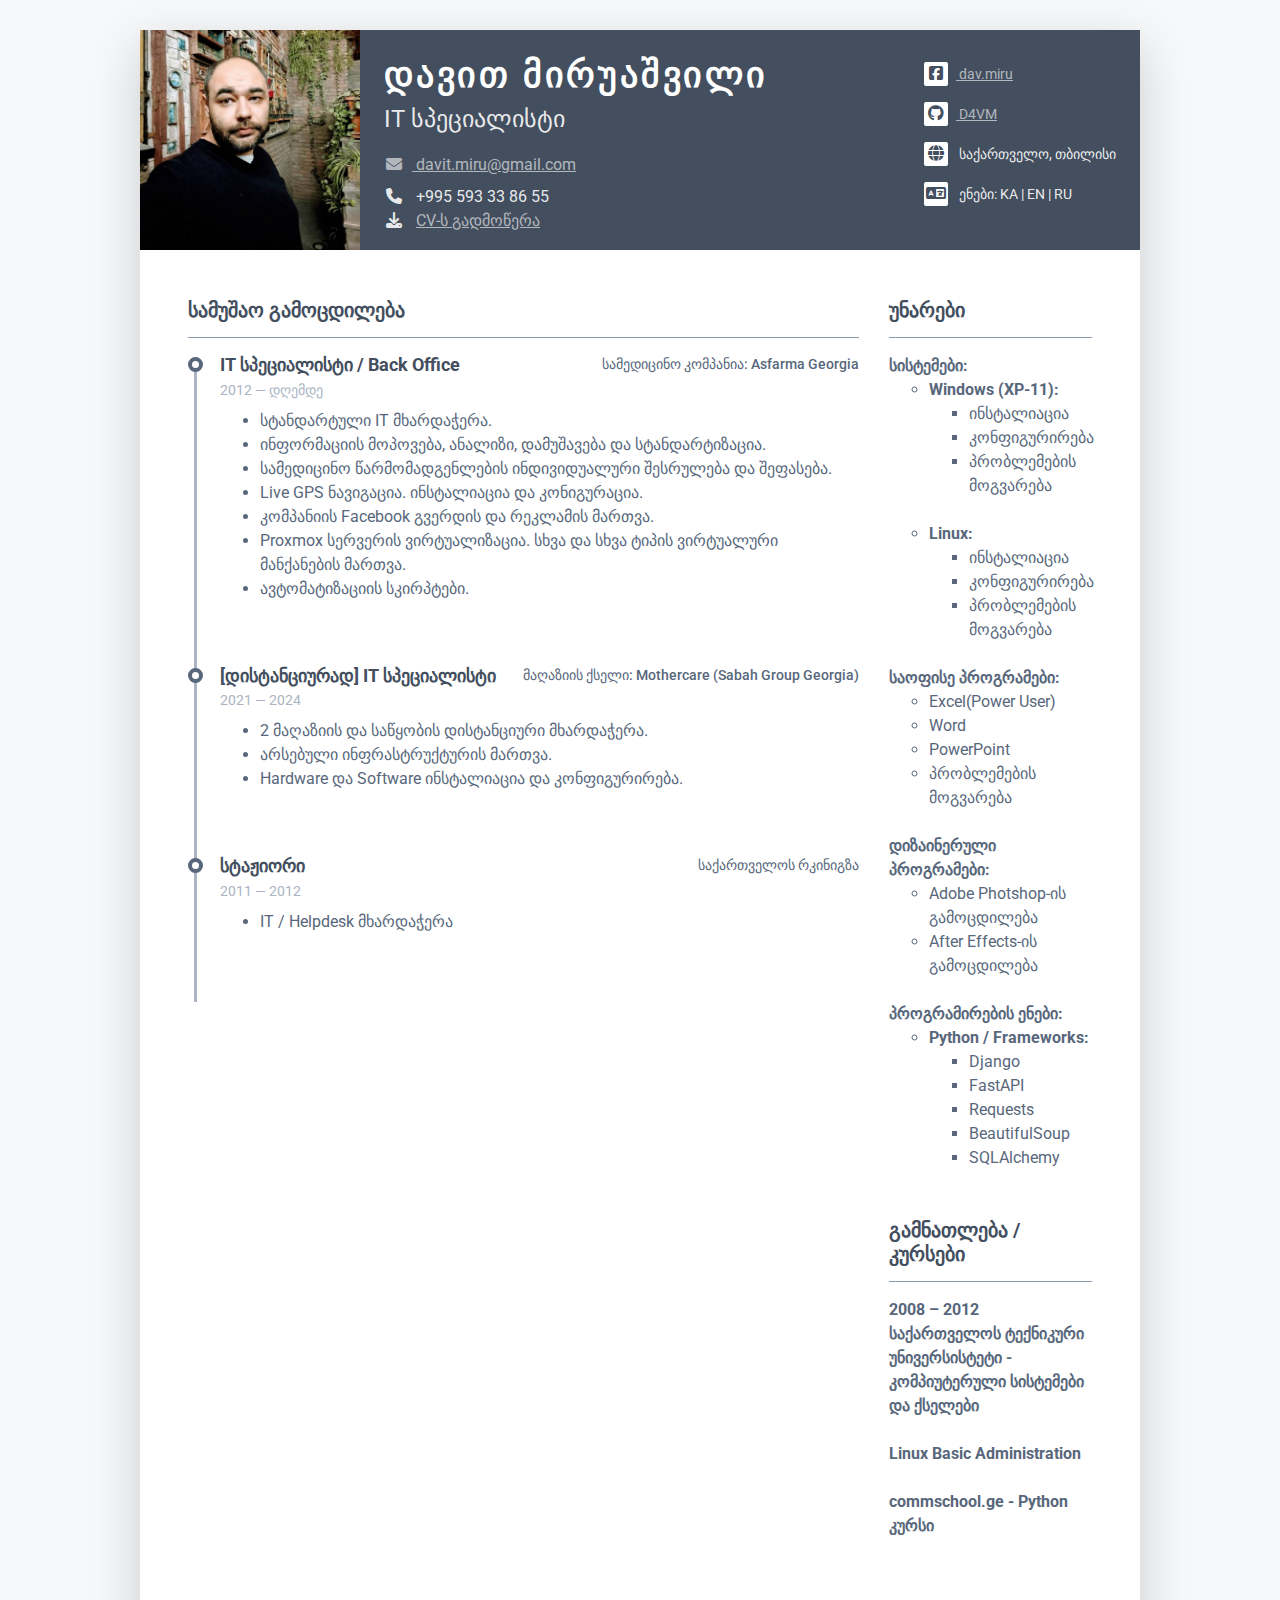
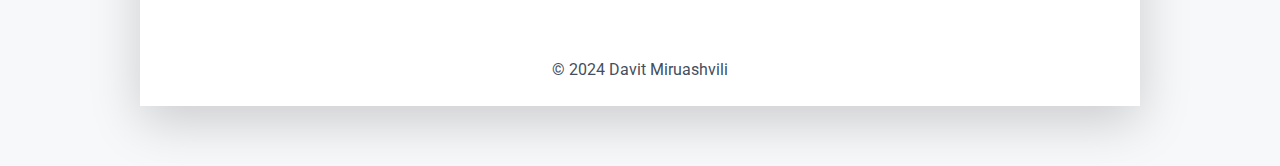
<file: index.html>
<!DOCTYPE html>
<html lang="en">

<head>
    <meta charset="UTF-8">
    <meta name="viewport" content="width=device-width, initial-scale=1.0">
    <title>რეზიუმე: დავით მირუაშვილი</title>
    <link rel="shortcut icon" href="assets/favicon.png">
    <link href="https://fonts.googleapis.com/css?family=Roboto:300,400,500,700,900" rel="stylesheet">
    <link href="https://cdnjs.cloudflare.com/ajax/libs/font-awesome/6.7.2/css/all.min.css" rel="stylesheet">
    <link id="theme-style" rel="stylesheet" href="assets/style.css">
    <style>
        a {
            color: #2287C9;
            text-decoration: underline;
        }

        a:hover {
            color: #339900;
        }

        @media print {
            .page-break {
                page-break-before: always;
            }
        }
    </style>
</head>

<body>
    <article class="resume-wrapper text-center position-relative">
        <div class="resume-wrapper-inner mx-auto text-left bg-white shadow-lg">
            <header class="resume-header pt-4 pt-md-0">
                <div class="media flex-column flex-md-row">
                    <img class="mr-3 img-fluid picture mx-auto" src="assets/me.jpeg" alt="Davit Miruashvili">
                    <div class="media-body p-4 d-flex flex-column flex-md-row mx-auto mx-lg-0">
                        <div class="primary-info">
                            <h1 class="name mt-0 mb-1 text-white text-uppercase">დავით მირუაშვილი</h1>
                            <div class="title mb-3">IT სპეციალისტი</div>
                            <ul class="list-unstyled">
                                <li class="mb-2">
                                    <a href="mailto:davit.miru@gmail.com">
                                        <i class="fa fa-envelope fa-fw mr-2" data-fa-transform="grow-3"></i>
                                        davit.miru@gmail.com
                                    </a>
                                </li>

                                <li>
                                    <a>
                                        <i class="fa fa-phone fa-fw mr-2" data-fa-transform="grow-6"></i>
                                        +995 593 33 86 55
                                    </a>
                                </li>
                                <li>
                                    <a>

                                        <i class="fa fa-download fa-fw mr-2" data-fa-transform="grow-6"></i>
                                        <a href="resume/ge_resume_davit_miruashvili.pdf">CV-ს გადმოწერა</a>
                                    </a>
                                </li>
                            </ul>
                        </div>
                        <div class="secondary-info ml-md-auto mt-2">
                            <ul class="resume-social list-unstyled">
                                <li class="mb-3">
                                    <a href="https://www.facebook.com/dav.miru">
                                        <span class="fa-container text-center mr-2">
                                            <i class="fab fa-facebook-square fa-fw"></i>
                                        </span>
                                        dav.miru
                                    </a>
                                </li>
                                <li class="mb-3">
                                    <a href="https://github.com/D4VM">
                                        <span class="fa-container text-center mr-2">
                                            <i class="fab fa-github fa-fw"></i>
                                        </span>
                                        D4VM
                                    </a>
                                </li>
                                <li class="mb-3">
                                    <a>
                                        <span class="fa-container text-center mr-2">
                                            <i class="fa fa-globe fa-fw"></i>
                                        </span>
                                        საქართველო, თბილისი
                                    </a>
                                </li>
                                <li class="mb-3">
                                    <a>
                                        <span class="fa-container text-center mr-2">
                                            <i class="fa-solid fa-language"></i>
                                        </span>
                                        ენები: KA | EN | RU
                                    </a>
                                </li>

                            </ul>
                        </div>
                    </div>
                </div>
            </header>


            <div class="resume-body p-5">
                <div class="row">
                    <div class="col-lg-9">
                        <section class="resume-section experience-section mb-5">
                            <h2 class="resume-section-title text-uppercase font-weight-bold pb-3 mb-3">სამუშაო
                                გამოცდილება</h2>
                            <div class="resume-section-content">
                                <div class="resume-timeline position-relative">
                                    <article class="resume-timeline-item position-relative pb-5">
                                        <div class="resume-timeline-item-header mb-2">
                                            <div class="d-flex flex-column flex-md-row">
                                                <h3 class="resume-position-title font-weight-bold mb-1">IT სპეციალისტი /
                                                    Back Office</h3>
                                                <div class="resume-company-name ml-auto"> სამედიცინო კომპანია: Asfarma
                                                    Georgia</div>
                                            </div>
                                            <div class="resume-position-time">2012 — დღემდე</div>
                                        </div>
                                        <div class="resume-timeline-item-desc">
                                            <ul>
                                                <li>სტანდარტული IT მხარდაჭერა.</li>
                                                <li>ინფორმაციის მოპოვება, ანალიზი, დამუშავება და სტანდარტიზაცია.</li>

                                                <li>სამედიცინო წარმომადგენლების ინდივიდუალური შესრულება და შეფასება.
                                                </li>
                                                <li>Live GPS ნავიგაცია. ინსტალიაცია და
                                                    კონიგურაცია. </li>
                                                <li>კომპანიის Facebook გვერდის და რეკლამის მართვა.</li>
                                                <li>Proxmox სერვერის ვირტუალიზაცია. სხვა და სხვა ტიპის ვირტუალური
                                                    მანქანების მართვა.</li>
                                                <li>ავტომატიზაციის სკირპტები.</li>
                                            </ul>
                                        </div>
                                    </article>

                                    <article class="resume-timeline-item position-relative pb-5">
                                        <div class="resume-timeline-item-header mb-2">
                                            <div class="d-flex flex-column flex-md-row">
                                                <h3 class="resume-position-title font-weight-bold mb-1">[დისტანციურად]
                                                    IT სპეციალისტი
                                                </h3>
                                                <div class="resume-company-name ml-auto">მაღაზიის ქსელი: Mothercare
                                                    (Sabah Group Georgia)</div>
                                            </div>
                                            <div class="resume-position-time">2021 — 2024</div>
                                        </div>
                                        <div class="resume-timeline-item-desc">
                                            <ul>
                                                <li>2 მაღაზიის და საწყობის დისტანციური მხარდაჭერა.</li>
                                                <li>არსებული ინფრასტრუქტურის მართვა.</li>
                                                <li>Hardware და Software ინსტალიაცია და კონფიგურირება.</li>

                                            </ul>
                                        </div>
                                    </article>

                                    <article class="resume-timeline-item position-relative pb-5">
                                        <div class="resume-timeline-item-header mb-2">
                                            <div class="d-flex flex-column flex-md-row">
                                                <h3 class="resume-position-title font-weight-bold mb-1">სტაჟიორი</h3>
                                                <div class="resume-company-name ml-auto">საქართველოს რკინიგზა</div>
                                            </div>
                                            <div class="resume-position-time">2011 — 2012</div>
                                        </div>
                                        <div class="resume-timeline-item-desc">
                                            <ul>
                                                <li>IT / Helpdesk მხარდაჭერა</li>
                                            </ul>
                                        </div>
                                    </article>
                                </div>
                            </div>
                        </section>
                    </div>

                    <div class="col-lg-3 page-break">
                        <section class="resume-section education-section mb-5">
                            <h2 class="resume-section-title text-uppercase font-weight-bold pb-3 mb-3">უნარები</h2>
                            <div class="resume-section-content">
                                <ul class="list-unstyled">
                                    <li>
                                        <strong>სისტემები:</strong>
                                        <ul>
                                            <li><strong>Windows (XP-11):</strong>
                                                <ul>
                                                    <li>ინსტალიაცია</li>
                                                    <li>კონფიგურირება</li>
                                                    <li>პრობლემების მოგვარება</li>
                                                </ul>
                                            </li><br>
                                            <li><strong>Linux:</strong>
                                                <ul>
                                                    <li>ინსტალიაცია</li>
                                                    <li>კონფიგურირება</li>
                                                    <li>პრობლემების მოგვარება</li>
                                                </ul>
                                            </li><br>
                                        </ul>
                                    </li>
                                    <li>
                                        <strong>საოფისე პროგრამები:</strong>
                                        <ul>
                                            <li>Excel(Power User)</li>
                                            <li>Word</li>
                                            <li>PowerPoint</li>
                                            <li>პრობლემების მოგვარება</li>
                                        </ul>
                                    </li><br>
                                    <li>
                                        <strong>დიზაინერული პროგრამები:</strong>
                                        <ul>
                                            <li>Adobe Photshop-ის გამოცდილება</li>
                                            <li>After Effects-ის გამოცდილება</li>
                                        </ul>
                                    </li><br>
                                    <li>
                                        <strong>პროგრამირების ენები:</strong>
                                        <ul>
                                            <li><strong>Python / Frameworks:</strong>
                                                <ul>
                                                    <li>Django</li>
                                                    <li>FastAPI</li>
                                                    <li>Requests</li>
                                                    <li>BeautifulSoup</li>
                                                    <li>SQLAlchemy</li>
                                                </ul>
                                            </li>
                                        </ul>
                                    </li>
                                </ul>
                            </div>
                        </section>

                        <section class="resume-section reference-section mb-5">
                            <h2 class="resume-section-title text-uppercase font-weight-bold pb-3 mb-3">გამნათლება /
                                კურსები</h2>
                            <div class="resume-section-content">
                                <ul class="list-unstyled">
                                    <li><strong>2008 – 2012 საქართველოს ტექნიკური უნივერსისტეტი - კომპიუტერული სისტემები
                                            და ქსელები</strong></li><br>
                                    <li><strong>Linux Basic Administration</strong></li><br>
                                    <li><strong>commschool.ge - Python კურსი</strong></li>
                                </ul>
                            </div>
                        </section>
                    </div>
                </div>
            </div>
            <footer class="resume-footer text-center py-4">
                <p class="mb-0">© 2024 Davit Miruashvili</p>
            </footer>
        </div>
    </article>
</body>

</html>
</file>
<file: assets/style.css>
:root {
    --blue: #007bff;
    --indigo: #6610f2;
    --purple: #6f42c1;
    --pink: #e83e8c;
    --red: #dc3545;
    --orange: #fd7e14;
    --yellow: #ffc107;
    --green: #28a745;
    --teal: #20c997;
    --cyan: #17a2b8;
    --white: #fff;
    --gray: #6c757d;
    --gray-dark: #343a40;
    --primary: #434E5E;
    --secondary: #58677c;
    --success: #28a745;
    --info: #17a2b8;
    --warning: #ffc107;
    --danger: #dc3545;
    --light: #f8f9fa;
    --dark: #343a40;
    --breakpoint-xs: 0;
    --breakpoint-sm: 576px;
    --breakpoint-md: 768px;
    --breakpoint-lg: 992px;
    --breakpoint-xl: 1200px;
    --font-family-sans-serif: -apple-system, BlinkMacSystemFont, "Segoe UI", Roboto, "Helvetica Neue", Arial, sans-serif, "Apple Color Emoji", "Segoe UI Emoji", "Segoe UI Symbol";
    --font-family-monospace: SFMono-Regular, Menlo, Monaco, Consolas, "Liberation Mono", "Courier New", monospace;
}

*,
*::before,
*::after {
    box-sizing: border-box;
}

html {
    font-family: sans-serif;
    line-height: 1.15;
    -webkit-text-size-adjust: 100%;
    -ms-text-size-adjust: 100%;
    -ms-overflow-style: scrollbar;
    -webkit-tap-highlight-color: rgba(0, 0, 0, 0);
}

@-ms-viewport {
    width: device-width;
}

article,
aside,
figcaption,
figure,
footer,
header,
hgroup,
main,
nav,
section {
    display: block;
}

body {
    margin: 0;
    font-family: -apple-system, BlinkMacSystemFont, "Segoe UI", Roboto, "Helvetica Neue", Arial, sans-serif, "Apple Color Emoji", "Segoe UI Emoji", "Segoe UI Symbol";
    font-size: 1rem;
    font-weight: 400;
    line-height: 1.5;
    color: #212529;
    text-align: left;
    background-color: #fff;
}

[tabindex="-1"]:focus {
    outline: 0 !important;
}

hr {
    box-sizing: content-box;
    height: 0;
    overflow: visible;
}

h1,
h2,
h3,
h4,
h5,
h6 {
    margin-top: 0;
    margin-bottom: 0.5rem;
}

p {
    margin-top: 0;
    margin-bottom: 1rem;
}

abbr[title],
abbr[data-original-title] {
    text-decoration: underline;
    text-decoration: underline dotted;
    cursor: help;
    border-bottom: 0;
}

address {
    margin-bottom: 1rem;
    font-style: normal;
    line-height: inherit;
}

ol,
ul,
dl {
    margin-top: 0;
    margin-bottom: 1rem;
}

ol ol,
ul ul,
ol ul,
ul ol {
    margin-bottom: 0;
}

dt {
    font-weight: 700;
}

dd {
    margin-bottom: .5rem;
    margin-left: 0;
}

blockquote {
    margin: 0 0 1rem;
}

dfn {
    font-style: italic;
}

b,
strong {
    font-weight: bolder;
}

small {
    font-size: 80%;
}

sub,
sup {
    position: relative;
    font-size: 75%;
    line-height: 0;
    vertical-align: baseline;
}

sub {
    bottom: -.25em;
}

sup {
    top: -.5em;
}

a {
    color: #434E5E;
    text-decoration: none;
    background-color: transparent;
    -webkit-text-decoration-skip: objects;
}

a:hover {
    color: #232931;
    text-decoration: underline;
}

a:not([href]):not([tabindex]) {
    color: inherit;
    text-decoration: none;
}

a:not([href]):not([tabindex]):hover,
a:not([href]):not([tabindex]):focus {
    color: inherit;
    text-decoration: none;
}

a:not([href]):not([tabindex]):focus {
    outline: 0;
}

pre,
code,
kbd,
samp {
    font-family: SFMono-Regular, Menlo, Monaco, Consolas, "Liberation Mono", "Courier New", monospace;
    font-size: 1em;
}

pre {
    margin-top: 0;
    margin-bottom: 1rem;
    overflow: auto;
    -ms-overflow-style: scrollbar;
}

figure {
    margin: 0 0 1rem;
}

img {
    vertical-align: middle;
    border-style: none;
}

svg:not(:root) {
    overflow: hidden;
    vertical-align: middle;
}

table {
    border-collapse: collapse;
}

caption {
    padding-top: 0.75rem;
    padding-bottom: 0.75rem;
    color: #6c757d;
    text-align: left;
    caption-side: bottom;
}

th {
    text-align: inherit;
}

label {
    display: inline-block;
    margin-bottom: 0.5rem;
}

button {
    border-radius: 0;
}

button:focus {
    outline: 1px dotted;
    outline: 5px auto -webkit-focus-ring-color;
}

input,
button,
select,
optgroup,
textarea {
    margin: 0;
    font-family: inherit;
    font-size: inherit;
    line-height: inherit;
}

button,
input {
    overflow: visible;
}

button,
select {
    text-transform: none;
}

button,
html [type="button"],
[type="reset"],
[type="submit"] {
    -webkit-appearance: button;
}

button::-moz-focus-inner,
[type="button"]::-moz-focus-inner,
[type="reset"]::-moz-focus-inner,
[type="submit"]::-moz-focus-inner {
    padding: 0;
    border-style: none;
}

input[type="radio"],
input[type="checkbox"] {
    box-sizing: border-box;
    padding: 0;
}

input[type="date"],
input[type="time"],
input[type="datetime-local"],
input[type="month"] {
    -webkit-appearance: listbox;
}

textarea {
    overflow: auto;
    resize: vertical;
}

fieldset {
    min-width: 0;
    padding: 0;
    margin: 0;
    border: 0;
}

legend {
    display: block;
    width: 100%;
    max-width: 100%;
    padding: 0;
    margin-bottom: .5rem;
    font-size: 1.5rem;
    line-height: inherit;
    color: inherit;
    white-space: normal;
}

progress {
    vertical-align: baseline;
}

[type="number"]::-webkit-inner-spin-button,
[type="number"]::-webkit-outer-spin-button {
    height: auto;
}

[type="search"] {
    outline-offset: -2px;
    -webkit-appearance: none;
}

[type="search"]::-webkit-search-cancel-button,
[type="search"]::-webkit-search-decoration {
    -webkit-appearance: none;
}

::-webkit-file-upload-button {
    font: inherit;
    -webkit-appearance: button;
}

output {
    display: inline-block;
}

summary {
    display: list-item;
    cursor: pointer;
}

template {
    display: none;
}

[hidden] {
    display: none !important;
}

h1,
h2,
h3,
h4,
h5,
h6,
.h1,
.h2,
.h3,
.h4,
.h5,
.h6 {
    margin-bottom: 0.5rem;
    font-family: inherit;
    font-weight: 500;
    line-height: 1.2;
    color: inherit;
}

h1,
.h1 {
    font-size: 2.5rem;
}

h2,
.h2 {
    font-size: 2rem;
}

h3,
.h3 {
    font-size: 1.75rem;
}

h4,
.h4 {
    font-size: 1.5rem;
}

h5,
.h5 {
    font-size: 1.25rem;
}

h6,
.h6 {
    font-size: 1rem;
}

.lead {
    font-size: 1.25rem;
    font-weight: 300;
}

.display-1 {
    font-size: 6rem;
    font-weight: 300;
    line-height: 1.2;
}

.display-2 {
    font-size: 5.5rem;
    font-weight: 300;
    line-height: 1.2;
}

.display-3 {
    font-size: 4.5rem;
    font-weight: 300;
    line-height: 1.2;
}

.display-4 {
    font-size: 3.5rem;
    font-weight: 300;
    line-height: 1.2;
}

hr {
    margin-top: 1rem;
    margin-bottom: 1rem;
    border: 0;
    border-top: 1px solid rgba(0, 0, 0, 0.1);
}

small,
.small {
    font-size: 80%;
    font-weight: 400;
}

mark,
.mark {
    padding: 0.2em;
    background-color: #fcf8e3;
}

.list-unstyled {
    padding-left: 0;
    list-style: none;
}

.list-inline {
    padding-left: 0;
    list-style: none;
}

.list-inline-item {
    display: inline-block;
}

.list-inline-item:not(:last-child) {
    margin-right: 0.5rem;
}

.initialism {
    font-size: 90%;
    text-transform: uppercase;
}

.blockquote {
    margin-bottom: 1rem;
    font-size: 1.25rem;
}

.blockquote-footer {
    display: block;
    font-size: 80%;
    color: #6c757d;
}

.blockquote-footer::before {
    content: "\2014 \00A0";
}

.img-fluid {
    max-width: 100%;
    height: auto;
}

.img-thumbnail {
    padding: 0.25rem;
    background-color: #fff;
    border: 1px solid #dee2e6;
    border-radius: 0.25rem;
    max-width: 100%;
    height: auto;
}

.figure {
    display: inline-block;
}

.figure-img {
    margin-bottom: 0.5rem;
    line-height: 1;
}

.figure-caption {
    font-size: 90%;
    color: #6c757d;
}

code {
    font-size: 87.5%;
    color: #e83e8c;
    word-break: break-word;
}

a>code {
    color: inherit;
}

kbd {
    padding: 0.2rem 0.4rem;
    font-size: 87.5%;
    color: #fff;
    background-color: #212529;
    border-radius: 0.2rem;
}

kbd kbd {
    padding: 0;
    font-size: 100%;
    font-weight: 700;
}

pre {
    display: block;
    font-size: 87.5%;
    color: #212529;
}

pre code {
    font-size: inherit;
    color: inherit;
    word-break: normal;
}

.pre-scrollable {
    max-height: 340px;
    overflow-y: scroll;
}

.container {
    width: 100%;
    padding-right: 15px;
    padding-left: 15px;
    margin-right: auto;
    margin-left: auto;
}

@media (min-width: 576px) {
    .container {
        max-width: 540px;
    }
}

@media (min-width: 768px) {
    .container {
        max-width: 720px;
    }
}

@media (min-width: 992px) {
    .container {
        max-width: 960px;
    }
}

@media (min-width: 1200px) {
    .container {
        max-width: 1140px;
    }
}

.container-fluid {
    width: 100%;
    padding-right: 15px;
    padding-left: 15px;
    margin-right: auto;
    margin-left: auto;
}

.row {
    display: flex;
    flex-wrap: wrap;
    margin-right: -15px;
    margin-left: -15px;
}

.no-gutters {
    margin-right: 0;
    margin-left: 0;
}

.no-gutters>.col,
.no-gutters>[class*="col-"] {
    padding-right: 0;
    padding-left: 0;
}

.col-1,
.col-2,
.col-3,
.col-4,
.col-5,
.col-6,
.col-7,
.col-8,
.col-9,
.col-10,
.col-11,
.col-12,
.col,
.col-auto,
.col-sm-1,
.col-sm-2,
.col-sm-3,
.col-sm-4,
.col-sm-5,
.col-sm-6,
.col-sm-7,
.col-sm-8,
.col-sm-9,
.col-sm-10,
.col-sm-11,
.col-sm-12,
.col-sm,
.col-sm-auto,
.col-md-1,
.col-md-2,
.col-md-3,
.col-md-4,
.col-md-5,
.col-md-6,
.col-md-7,
.col-md-8,
.col-md-9,
.col-md-10,
.col-md-11,
.col-md-12,
.col-md,
.col-md-auto,
.col-lg-1,
.col-lg-2,
.col-lg-3,
.col-lg-4,
.col-lg-5,
.col-lg-6,
.col-lg-7,
.col-lg-8,
.col-lg-9,
.col-lg-10,
.col-lg-11,
.col-lg-12,
.col-lg,
.col-lg-auto,
.col-xl-1,
.col-xl-2,
.col-xl-3,
.col-xl-4,
.col-xl-5,
.col-xl-6,
.col-xl-7,
.col-xl-8,
.col-xl-9,
.col-xl-10,
.col-xl-11,
.col-xl-12,
.col-xl,
.col-xl-auto {
    position: relative;
    width: 100%;
    min-height: 1px;
    padding-right: 15px;
    padding-left: 15px;
}

.col {
    flex-basis: 0;
    flex-grow: 1;
    max-width: 100%;
}

.col-auto {
    flex: 0 0 auto;
    width: auto;
    max-width: none;
}

.col-1 {
    flex: 0 0 8.3333333333%;
    max-width: 8.3333333333%;
}

.col-2 {
    flex: 0 0 16.6666666667%;
    max-width: 16.6666666667%;
}

.col-3 {
    flex: 0 0 25%;
    max-width: 25%;
}

.col-4 {
    flex: 0 0 33.3333333333%;
    max-width: 33.3333333333%;
}

.col-5 {
    flex: 0 0 41.6666666667%;
    max-width: 41.6666666667%;
}

.col-6 {
    flex: 0 0 50%;
    max-width: 50%;
}

.col-7 {
    flex: 0 0 58.3333333333%;
    max-width: 58.3333333333%;
}

.col-8 {
    flex: 0 0 66.6666666667%;
    max-width: 66.6666666667%;
}

.col-9 {
    flex: 0 0 75%;
    max-width: 75%;
}

.col-10 {
    flex: 0 0 83.3333333333%;
    max-width: 83.3333333333%;
}

.col-11 {
    flex: 0 0 91.6666666667%;
    max-width: 91.6666666667%;
}

.col-12 {
    flex: 0 0 100%;
    max-width: 100%;
}

.order-first {
    order: -1;
}

.order-last {
    order: 13;
}

.order-0 {
    order: 0;
}

.order-1 {
    order: 1;
}

.order-2 {
    order: 2;
}

.order-3 {
    order: 3;
}

.order-4 {
    order: 4;
}

.order-5 {
    order: 5;
}

.order-6 {
    order: 6;
}

.order-7 {
    order: 7;
}

.order-8 {
    order: 8;
}

.order-9 {
    order: 9;
}

.order-10 {
    order: 10;
}

.order-11 {
    order: 11;
}

.order-12 {
    order: 12;
}

.offset-1 {
    margin-left: 8.3333333333%;
}

.offset-2 {
    margin-left: 16.6666666667%;
}

.offset-3 {
    margin-left: 25%;
}

.offset-4 {
    margin-left: 33.3333333333%;
}

.offset-5 {
    margin-left: 41.6666666667%;
}

.offset-6 {
    margin-left: 50%;
}

.offset-7 {
    margin-left: 58.3333333333%;
}

.offset-8 {
    margin-left: 66.6666666667%;
}

.offset-9 {
    margin-left: 75%;
}

.offset-10 {
    margin-left: 83.3333333333%;
}

.offset-11 {
    margin-left: 91.6666666667%;
}

@media (min-width: 576px) {
    .col-sm {
        flex-basis: 0;
        flex-grow: 1;
        max-width: 100%;
    }

    .col-sm-auto {
        flex: 0 0 auto;
        width: auto;
        max-width: none;
    }

    .col-sm-1 {
        flex: 0 0 8.3333333333%;
        max-width: 8.3333333333%;
    }

    .col-sm-2 {
        flex: 0 0 16.6666666667%;
        max-width: 16.6666666667%;
    }

    .col-sm-3 {
        flex: 0 0 25%;
        max-width: 25%;
    }

    .col-sm-4 {
        flex: 0 0 33.3333333333%;
        max-width: 33.3333333333%;
    }

    .col-sm-5 {
        flex: 0 0 41.6666666667%;
        max-width: 41.6666666667%;
    }

    .col-sm-6 {
        flex: 0 0 50%;
        max-width: 50%;
    }

    .col-sm-7 {
        flex: 0 0 58.3333333333%;
        max-width: 58.3333333333%;
    }

    .col-sm-8 {
        flex: 0 0 66.6666666667%;
        max-width: 66.6666666667%;
    }

    .col-sm-9 {
        flex: 0 0 75%;
        max-width: 75%;
    }

    .col-sm-10 {
        flex: 0 0 83.3333333333%;
        max-width: 83.3333333333%;
    }

    .col-sm-11 {
        flex: 0 0 91.6666666667%;
        max-width: 91.6666666667%;
    }

    .col-sm-12 {
        flex: 0 0 100%;
        max-width: 100%;
    }

    .order-sm-first {
        order: -1;
    }

    .order-sm-last {
        order: 13;
    }

    .order-sm-0 {
        order: 0;
    }

    .order-sm-1 {
        order: 1;
    }

    .order-sm-2 {
        order: 2;
    }

    .order-sm-3 {
        order: 3;
    }

    .order-sm-4 {
        order: 4;
    }

    .order-sm-5 {
        order: 5;
    }

    .order-sm-6 {
        order: 6;
    }

    .order-sm-7 {
        order: 7;
    }

    .order-sm-8 {
        order: 8;
    }

    .order-sm-9 {
        order: 9;
    }

    .order-sm-10 {
        order: 10;
    }

    .order-sm-11 {
        order: 11;
    }

    .order-sm-12 {
        order: 12;
    }

    .offset-sm-0 {
        margin-left: 0;
    }

    .offset-sm-1 {
        margin-left: 8.3333333333%;
    }

    .offset-sm-2 {
        margin-left: 16.6666666667%;
    }

    .offset-sm-3 {
        margin-left: 25%;
    }

    .offset-sm-4 {
        margin-left: 33.3333333333%;
    }

    .offset-sm-5 {
        margin-left: 41.6666666667%;
    }

    .offset-sm-6 {
        margin-left: 50%;
    }

    .offset-sm-7 {
        margin-left: 58.3333333333%;
    }

    .offset-sm-8 {
        margin-left: 66.6666666667%;
    }

    .offset-sm-9 {
        margin-left: 75%;
    }

    .offset-sm-10 {
        margin-left: 83.3333333333%;
    }

    .offset-sm-11 {
        margin-left: 91.6666666667%;
    }
}

@media (min-width: 768px) {
    .col-md {
        flex-basis: 0;
        flex-grow: 1;
        max-width: 100%;
    }

    .col-md-auto {
        flex: 0 0 auto;
        width: auto;
        max-width: none;
    }

    .col-md-1 {
        flex: 0 0 8.3333333333%;
        max-width: 8.3333333333%;
    }

    .col-md-2 {
        flex: 0 0 16.6666666667%;
        max-width: 16.6666666667%;
    }

    .col-md-3 {
        flex: 0 0 25%;
        max-width: 25%;
    }

    .col-md-4 {
        flex: 0 0 33.3333333333%;
        max-width: 33.3333333333%;
    }

    .col-md-5 {
        flex: 0 0 41.6666666667%;
        max-width: 41.6666666667%;
    }

    .col-md-6 {
        flex: 0 0 50%;
        max-width: 50%;
    }

    .col-md-7 {
        flex: 0 0 58.3333333333%;
        max-width: 58.3333333333%;
    }

    .col-md-8 {
        flex: 0 0 66.6666666667%;
        max-width: 66.6666666667%;
    }

    .col-md-9 {
        flex: 0 0 75%;
        max-width: 75%;
    }

    .col-md-10 {
        flex: 0 0 83.3333333333%;
        max-width: 83.3333333333%;
    }

    .col-md-11 {
        flex: 0 0 91.6666666667%;
        max-width: 91.6666666667%;
    }

    .col-md-12 {
        flex: 0 0 100%;
        max-width: 100%;
    }

    .order-md-first {
        order: -1;
    }

    .order-md-last {
        order: 13;
    }

    .order-md-0 {
        order: 0;
    }

    .order-md-1 {
        order: 1;
    }

    .order-md-2 {
        order: 2;
    }

    .order-md-3 {
        order: 3;
    }

    .order-md-4 {
        order: 4;
    }

    .order-md-5 {
        order: 5;
    }

    .order-md-6 {
        order: 6;
    }

    .order-md-7 {
        order: 7;
    }

    .order-md-8 {
        order: 8;
    }

    .order-md-9 {
        order: 9;
    }

    .order-md-10 {
        order: 10;
    }

    .order-md-11 {
        order: 11;
    }

    .order-md-12 {
        order: 12;
    }

    .offset-md-0 {
        margin-left: 0;
    }

    .offset-md-1 {
        margin-left: 8.3333333333%;
    }

    .offset-md-2 {
        margin-left: 16.6666666667%;
    }

    .offset-md-3 {
        margin-left: 25%;
    }

    .offset-md-4 {
        margin-left: 33.3333333333%;
    }

    .offset-md-5 {
        margin-left: 41.6666666667%;
    }

    .offset-md-6 {
        margin-left: 50%;
    }

    .offset-md-7 {
        margin-left: 58.3333333333%;
    }

    .offset-md-8 {
        margin-left: 66.6666666667%;
    }

    .offset-md-9 {
        margin-left: 75%;
    }

    .offset-md-10 {
        margin-left: 83.3333333333%;
    }

    .offset-md-11 {
        margin-left: 91.6666666667%;
    }
}

@media (min-width: 992px) {
    .col-lg {
        flex-basis: 0;
        flex-grow: 1;
        max-width: 100%;
    }

    .col-lg-auto {
        flex: 0 0 auto;
        width: auto;
        max-width: none;
    }

    .col-lg-1 {
        flex: 0 0 8.3333333333%;
        max-width: 8.3333333333%;
    }

    .col-lg-2 {
        flex: 0 0 16.6666666667%;
        max-width: 16.6666666667%;
    }

    .col-lg-3 {
        flex: 0 0 25%;
        max-width: 25%;
    }

    .col-lg-4 {
        flex: 0 0 33.3333333333%;
        max-width: 33.3333333333%;
    }

    .col-lg-5 {
        flex: 0 0 41.6666666667%;
        max-width: 41.6666666667%;
    }

    .col-lg-6 {
        flex: 0 0 50%;
        max-width: 50%;
    }

    .col-lg-7 {
        flex: 0 0 58.3333333333%;
        max-width: 58.3333333333%;
    }

    .col-lg-8 {
        flex: 0 0 66.6666666667%;
        max-width: 66.6666666667%;
    }

    .col-lg-9 {
        flex: 0 0 75%;
        max-width: 75%;
    }

    .col-lg-10 {
        flex: 0 0 83.3333333333%;
        max-width: 83.3333333333%;
    }

    .col-lg-11 {
        flex: 0 0 91.6666666667%;
        max-width: 91.6666666667%;
    }

    .col-lg-12 {
        flex: 0 0 100%;
        max-width: 100%;
    }

    .order-lg-first {
        order: -1;
    }

    .order-lg-last {
        order: 13;
    }

    .order-lg-0 {
        order: 0;
    }

    .order-lg-1 {
        order: 1;
    }

    .order-lg-2 {
        order: 2;
    }

    .order-lg-3 {
        order: 3;
    }

    .order-lg-4 {
        order: 4;
    }

    .order-lg-5 {
        order: 5;
    }

    .order-lg-6 {
        order: 6;
    }

    .order-lg-7 {
        order: 7;
    }

    .order-lg-8 {
        order: 8;
    }

    .order-lg-9 {
        order: 9;
    }

    .order-lg-10 {
        order: 10;
    }

    .order-lg-11 {
        order: 11;
    }

    .order-lg-12 {
        order: 12;
    }

    .offset-lg-0 {
        margin-left: 0;
    }

    .offset-lg-1 {
        margin-left: 8.3333333333%;
    }

    .offset-lg-2 {
        margin-left: 16.6666666667%;
    }

    .offset-lg-3 {
        margin-left: 25%;
    }

    .offset-lg-4 {
        margin-left: 33.3333333333%;
    }

    .offset-lg-5 {
        margin-left: 41.6666666667%;
    }

    .offset-lg-6 {
        margin-left: 50%;
    }

    .offset-lg-7 {
        margin-left: 58.3333333333%;
    }

    .offset-lg-8 {
        margin-left: 66.6666666667%;
    }

    .offset-lg-9 {
        margin-left: 75%;
    }

    .offset-lg-10 {
        margin-left: 83.3333333333%;
    }

    .offset-lg-11 {
        margin-left: 91.6666666667%;
    }
}

@media (min-width: 1200px) {
    .col-xl {
        flex-basis: 0;
        flex-grow: 1;
        max-width: 100%;
    }

    .col-xl-auto {
        flex: 0 0 auto;
        width: auto;
        max-width: none;
    }

    .col-xl-1 {
        flex: 0 0 8.3333333333%;
        max-width: 8.3333333333%;
    }

    .col-xl-2 {
        flex: 0 0 16.6666666667%;
        max-width: 16.6666666667%;
    }

    .col-xl-3 {
        flex: 0 0 25%;
        max-width: 25%;
    }

    .col-xl-4 {
        flex: 0 0 33.3333333333%;
        max-width: 33.3333333333%;
    }

    .col-xl-5 {
        flex: 0 0 41.6666666667%;
        max-width: 41.6666666667%;
    }

    .col-xl-6 {
        flex: 0 0 50%;
        max-width: 50%;
    }

    .col-xl-7 {
        flex: 0 0 58.3333333333%;
        max-width: 58.3333333333%;
    }

    .col-xl-8 {
        flex: 0 0 66.6666666667%;
        max-width: 66.6666666667%;
    }

    .col-xl-9 {
        flex: 0 0 75%;
        max-width: 75%;
    }

    .col-xl-10 {
        flex: 0 0 83.3333333333%;
        max-width: 83.3333333333%;
    }

    .col-xl-11 {
        flex: 0 0 91.6666666667%;
        max-width: 91.6666666667%;
    }

    .col-xl-12 {
        flex: 0 0 100%;
        max-width: 100%;
    }

    .order-xl-first {
        order: -1;
    }

    .order-xl-last {
        order: 13;
    }

    .order-xl-0 {
        order: 0;
    }

    .order-xl-1 {
        order: 1;
    }

    .order-xl-2 {
        order: 2;
    }

    .order-xl-3 {
        order: 3;
    }

    .order-xl-4 {
        order: 4;
    }

    .order-xl-5 {
        order: 5;
    }

    .order-xl-6 {
        order: 6;
    }

    .order-xl-7 {
        order: 7;
    }

    .order-xl-8 {
        order: 8;
    }

    .order-xl-9 {
        order: 9;
    }

    .order-xl-10 {
        order: 10;
    }

    .order-xl-11 {
        order: 11;
    }

    .order-xl-12 {
        order: 12;
    }

    .offset-xl-0 {
        margin-left: 0;
    }

    .offset-xl-1 {
        margin-left: 8.3333333333%;
    }

    .offset-xl-2 {
        margin-left: 16.6666666667%;
    }

    .offset-xl-3 {
        margin-left: 25%;
    }

    .offset-xl-4 {
        margin-left: 33.3333333333%;
    }

    .offset-xl-5 {
        margin-left: 41.6666666667%;
    }

    .offset-xl-6 {
        margin-left: 50%;
    }

    .offset-xl-7 {
        margin-left: 58.3333333333%;
    }

    .offset-xl-8 {
        margin-left: 66.6666666667%;
    }

    .offset-xl-9 {
        margin-left: 75%;
    }

    .offset-xl-10 {
        margin-left: 83.3333333333%;
    }

    .offset-xl-11 {
        margin-left: 91.6666666667%;
    }
}

.table {
    width: 100%;
    max-width: 100%;
    margin-bottom: 1rem;
    background-color: transparent;
}

.table th,
.table td {
    padding: 0.75rem;
    vertical-align: top;
    border-top: 1px solid #dee2e6;
}

.table thead th {
    vertical-align: bottom;
    border-bottom: 2px solid #dee2e6;
}

.table tbody+tbody {
    border-top: 2px solid #dee2e6;
}

.table .table {
    background-color: #fff;
}

.table-sm th,
.table-sm td {
    padding: 0.3rem;
}

.table-bordered {
    border: 1px solid #dee2e6;
}

.table-bordered th,
.table-bordered td {
    border: 1px solid #dee2e6;
}

.table-bordered thead th,
.table-bordered thead td {
    border-bottom-width: 2px;
}

.table-borderless th,
.table-borderless td,
.table-borderless thead th,
.table-borderless tbody+tbody {
    border: 0;
}

.table-striped tbody tr:nth-of-type(odd) {
    background-color: rgba(0, 0, 0, 0.05);
}

.table-hover tbody tr:hover {
    background-color: rgba(0, 0, 0, 0.075);
}

.table-primary,
.table-primary>th,
.table-primary>td {
    background-color: #cacdd2;
}

.table-hover .table-primary:hover {
    background-color: #bcc0c6;
}

.table-hover .table-primary:hover>td,
.table-hover .table-primary:hover>th {
    background-color: #bcc0c6;
}

.table-secondary,
.table-secondary>th,
.table-secondary>td {
    background-color: #d0d4da;
}

.table-hover .table-secondary:hover {
    background-color: #c2c7cf;
}

.table-hover .table-secondary:hover>td,
.table-hover .table-secondary:hover>th {
    background-color: #c2c7cf;
}

.table-success,
.table-success>th,
.table-success>td {
    background-color: #c3e6cb;
}

.table-hover .table-success:hover {
    background-color: #b1dfbb;
}

.table-hover .table-success:hover>td,
.table-hover .table-success:hover>th {
    background-color: #b1dfbb;
}

.table-info,
.table-info>th,
.table-info>td {
    background-color: #bee5eb;
}

.table-hover .table-info:hover {
    background-color: #abdde5;
}

.table-hover .table-info:hover>td,
.table-hover .table-info:hover>th {
    background-color: #abdde5;
}

.table-warning,
.table-warning>th,
.table-warning>td {
    background-color: #ffeeba;
}

.table-hover .table-warning:hover {
    background-color: #ffe8a1;
}

.table-hover .table-warning:hover>td,
.table-hover .table-warning:hover>th {
    background-color: #ffe8a1;
}

.table-danger,
.table-danger>th,
.table-danger>td {
    background-color: #f5c6cb;
}

.table-hover .table-danger:hover {
    background-color: #f1b0b7;
}

.table-hover .table-danger:hover>td,
.table-hover .table-danger:hover>th {
    background-color: #f1b0b7;
}

.table-light,
.table-light>th,
.table-light>td {
    background-color: #fdfdfe;
}

.table-hover .table-light:hover {
    background-color: #ececf6;
}

.table-hover .table-light:hover>td,
.table-hover .table-light:hover>th {
    background-color: #ececf6;
}

.table-dark,
.table-dark>th,
.table-dark>td {
    background-color: #c6c8ca;
}

.table-hover .table-dark:hover {
    background-color: #b9bbbe;
}

.table-hover .table-dark:hover>td,
.table-hover .table-dark:hover>th {
    background-color: #b9bbbe;
}

.table-active,
.table-active>th,
.table-active>td {
    background-color: rgba(0, 0, 0, 0.075);
}

.table-hover .table-active:hover {
    background-color: rgba(0, 0, 0, 0.075);
}

.table-hover .table-active:hover>td,
.table-hover .table-active:hover>th {
    background-color: rgba(0, 0, 0, 0.075);
}

.table .thead-dark th {
    color: #fff;
    background-color: #212529;
    border-color: #32383e;
}

.table .thead-light th {
    color: #495057;
    background-color: #e9ecef;
    border-color: #dee2e6;
}

.table-dark {
    color: #fff;
    background-color: #212529;
}

.table-dark th,
.table-dark td,
.table-dark thead th {
    border-color: #32383e;
}

.table-dark.table-bordered {
    border: 0;
}

.table-dark.table-striped tbody tr:nth-of-type(odd) {
    background-color: rgba(255, 255, 255, 0.05);
}

.table-dark.table-hover tbody tr:hover {
    background-color: rgba(255, 255, 255, 0.075);
}

@media (max-width: 575.98px) {
    .table-responsive-sm {
        display: block;
        width: 100%;
        overflow-x: auto;
        -webkit-overflow-scrolling: touch;
        -ms-overflow-style: -ms-autohiding-scrollbar;
    }

    .table-responsive-sm>.table-bordered {
        border: 0;
    }
}

@media (max-width: 767.98px) {
    .table-responsive-md {
        display: block;
        width: 100%;
        overflow-x: auto;
        -webkit-overflow-scrolling: touch;
        -ms-overflow-style: -ms-autohiding-scrollbar;
    }

    .table-responsive-md>.table-bordered {
        border: 0;
    }
}

@media (max-width: 991.98px) {
    .table-responsive-lg {
        display: block;
        width: 100%;
        overflow-x: auto;
        -webkit-overflow-scrolling: touch;
        -ms-overflow-style: -ms-autohiding-scrollbar;
    }

    .table-responsive-lg>.table-bordered {
        border: 0;
    }
}

@media (max-width: 1199.98px) {
    .table-responsive-xl {
        display: block;
        width: 100%;
        overflow-x: auto;
        -webkit-overflow-scrolling: touch;
        -ms-overflow-style: -ms-autohiding-scrollbar;
    }

    .table-responsive-xl>.table-bordered {
        border: 0;
    }
}

.table-responsive {
    display: block;
    width: 100%;
    overflow-x: auto;
    -webkit-overflow-scrolling: touch;
    -ms-overflow-style: -ms-autohiding-scrollbar;
}

.table-responsive>.table-bordered {
    border: 0;
}

.form-control {
    display: block;
    width: 100%;
    padding: 0.375rem 0.75rem;
    font-size: 1rem;
    line-height: 1.5;
    color: #495057;
    background-color: #fff;
    background-clip: padding-box;
    border: 1px solid #ced4da;
    border-radius: 0.25rem;
    transition: border-color 0.15s ease-in-out, box-shadow 0.15s ease-in-out;
}

@media screen and (prefers-reduced-motion: reduce) {
    .form-control {
        transition: none;
    }
}

.form-control::-ms-expand {
    background-color: transparent;
    border: 0;
}

.form-control:focus {
    color: #495057;
    background-color: #fff;
    border-color: #7e8da3;
    outline: 0;
    box-shadow: 0 0 0 0.2rem rgba(67, 78, 94, 0.25);
}

.form-control::placeholder {
    color: #6c757d;
    opacity: 1;
}

.form-control:disabled,
.form-control[readonly] {
    background-color: #e9ecef;
    opacity: 1;
}

select.form-control:not([size]):not([multiple]) {
    height: calc(2.25rem + 2px);
}

select.form-control:focus::-ms-value {
    color: #495057;
    background-color: #fff;
}

.form-control-file,
.form-control-range {
    display: block;
    width: 100%;
}

.col-form-label {
    padding-top: calc(0.375rem + 1px);
    padding-bottom: calc(0.375rem + 1px);
    margin-bottom: 0;
    font-size: inherit;
    line-height: 1.5;
}

.col-form-label-lg {
    padding-top: calc(0.5rem + 1px);
    padding-bottom: calc(0.5rem + 1px);
    font-size: 1.25rem;
    line-height: 1.5;
}

.col-form-label-sm {
    padding-top: calc(0.25rem + 1px);
    padding-bottom: calc(0.25rem + 1px);
    font-size: 0.875rem;
    line-height: 1.5;
}

.form-control-plaintext {
    display: block;
    width: 100%;
    padding-top: 0.375rem;
    padding-bottom: 0.375rem;
    margin-bottom: 0;
    line-height: 1.5;
    color: #212529;
    background-color: transparent;
    border: solid transparent;
    border-width: 1px 0;
}

.form-control-plaintext.form-control-sm,
.input-group-sm>.form-control-plaintext.form-control,
.input-group-sm>.input-group-prepend>.form-control-plaintext.input-group-text,
.input-group-sm>.input-group-append>.form-control-plaintext.input-group-text,
.input-group-sm>.input-group-prepend>.form-control-plaintext.btn,
.input-group-sm>.input-group-append>.form-control-plaintext.btn,
.form-control-plaintext.form-control-lg,
.input-group-lg>.form-control-plaintext.form-control,
.input-group-lg>.input-group-prepend>.form-control-plaintext.input-group-text,
.input-group-lg>.input-group-append>.form-control-plaintext.input-group-text,
.input-group-lg>.input-group-prepend>.form-control-plaintext.btn,
.input-group-lg>.input-group-append>.form-control-plaintext.btn {
    padding-right: 0;
    padding-left: 0;
}

.form-control-sm,
.input-group-sm>.form-control,
.input-group-sm>.input-group-prepend>.input-group-text,
.input-group-sm>.input-group-append>.input-group-text,
.input-group-sm>.input-group-prepend>.btn,
.input-group-sm>.input-group-append>.btn {
    padding: 0.25rem 0.5rem;
    font-size: 0.875rem;
    line-height: 1.5;
    border-radius: 0.2rem;
}

select.form-control-sm:not([size]):not([multiple]),
.input-group-sm>select.form-control:not([size]):not([multiple]),
.input-group-sm>.input-group-prepend>select.input-group-text:not([size]):not([multiple]),
.input-group-sm>.input-group-append>select.input-group-text:not([size]):not([multiple]),
.input-group-sm>.input-group-prepend>select.btn:not([size]):not([multiple]),
.input-group-sm>.input-group-append>select.btn:not([size]):not([multiple]) {
    height: calc(1.8125rem + 2px);
}

.form-control-lg,
.input-group-lg>.form-control,
.input-group-lg>.input-group-prepend>.input-group-text,
.input-group-lg>.input-group-append>.input-group-text,
.input-group-lg>.input-group-prepend>.btn,
.input-group-lg>.input-group-append>.btn {
    padding: 0.5rem 1rem;
    font-size: 1.25rem;
    line-height: 1.5;
    border-radius: 0.3rem;
}

select.form-control-lg:not([size]):not([multiple]),
.input-group-lg>select.form-control:not([size]):not([multiple]),
.input-group-lg>.input-group-prepend>select.input-group-text:not([size]):not([multiple]),
.input-group-lg>.input-group-append>select.input-group-text:not([size]):not([multiple]),
.input-group-lg>.input-group-prepend>select.btn:not([size]):not([multiple]),
.input-group-lg>.input-group-append>select.btn:not([size]):not([multiple]) {
    height: calc(2.875rem + 2px);
}

.form-group {
    margin-bottom: 1rem;
}

.form-text {
    display: block;
    margin-top: 0.25rem;
}

.form-row {
    display: flex;
    flex-wrap: wrap;
    margin-right: -5px;
    margin-left: -5px;
}

.form-row>.col,
.form-row>[class*="col-"] {
    padding-right: 5px;
    padding-left: 5px;
}

.form-check {
    position: relative;
    display: block;
    padding-left: 1.25rem;
}

.form-check-input {
    position: absolute;
    margin-top: 0.3rem;
    margin-left: -1.25rem;
}

.form-check-input:disabled~.form-check-label {
    color: #6c757d;
}

.form-check-label {
    margin-bottom: 0;
}

.form-check-inline {
    display: inline-flex;
    align-items: center;
    padding-left: 0;
    margin-right: 0.75rem;
}

.form-check-inline .form-check-input {
    position: static;
    margin-top: 0;
    margin-right: 0.3125rem;
    margin-left: 0;
}

.valid-feedback {
    display: none;
    width: 100%;
    margin-top: 0.25rem;
    font-size: 80%;
    color: #28a745;
}

.valid-tooltip {
    position: absolute;
    top: 100%;
    z-index: 5;
    display: none;
    max-width: 100%;
    padding: .5rem;
    margin-top: .1rem;
    font-size: .875rem;
    line-height: 1;
    color: #fff;
    background-color: rgba(40, 167, 69, 0.8);
    border-radius: .2rem;
}

.was-validated .form-control:valid,
.form-control.is-valid,
.was-validated .custom-select:valid,
.custom-select.is-valid {
    border-color: #28a745;
}

.was-validated .form-control:valid:focus,
.form-control.is-valid:focus,
.was-validated .custom-select:valid:focus,
.custom-select.is-valid:focus {
    border-color: #28a745;
    box-shadow: 0 0 0 0.2rem rgba(40, 167, 69, 0.25);
}

.was-validated .form-control:valid~.valid-feedback,
.was-validated .form-control:valid~.valid-tooltip,
.form-control.is-valid~.valid-feedback,
.form-control.is-valid~.valid-tooltip,
.was-validated .custom-select:valid~.valid-feedback,
.was-validated .custom-select:valid~.valid-tooltip,
.custom-select.is-valid~.valid-feedback,
.custom-select.is-valid~.valid-tooltip {
    display: block;
}

.was-validated .form-control-file:valid~.valid-feedback,
.was-validated .form-control-file:valid~.valid-tooltip,
.form-control-file.is-valid~.valid-feedback,
.form-control-file.is-valid~.valid-tooltip {
    display: block;
}

.was-validated .form-check-input:valid~.form-check-label,
.form-check-input.is-valid~.form-check-label {
    color: #28a745;
}

.was-validated .form-check-input:valid~.valid-feedback,
.was-validated .form-check-input:valid~.valid-tooltip,
.form-check-input.is-valid~.valid-feedback,
.form-check-input.is-valid~.valid-tooltip {
    display: block;
}

.was-validated .custom-control-input:valid~.custom-control-label,
.custom-control-input.is-valid~.custom-control-label {
    color: #28a745;
}

.was-validated .custom-control-input:valid~.custom-control-label::before,
.custom-control-input.is-valid~.custom-control-label::before {
    background-color: #71dd8a;
}

.was-validated .custom-control-input:valid~.valid-feedback,
.was-validated .custom-control-input:valid~.valid-tooltip,
.custom-control-input.is-valid~.valid-feedback,
.custom-control-input.is-valid~.valid-tooltip {
    display: block;
}

.was-validated .custom-control-input:valid:checked~.custom-control-label::before,
.custom-control-input.is-valid:checked~.custom-control-label::before {
    background-color: #34ce57;
}

.was-validated .custom-control-input:valid:focus~.custom-control-label::before,
.custom-control-input.is-valid:focus~.custom-control-label::before {
    box-shadow: 0 0 0 1px #fff, 0 0 0 0.2rem rgba(40, 167, 69, 0.25);
}

.was-validated .custom-file-input:valid~.custom-file-label,
.custom-file-input.is-valid~.custom-file-label {
    border-color: #28a745;
}

.was-validated .custom-file-input:valid~.custom-file-label::before,
.custom-file-input.is-valid~.custom-file-label::before {
    border-color: inherit;
}

.was-validated .custom-file-input:valid~.valid-feedback,
.was-validated .custom-file-input:valid~.valid-tooltip,
.custom-file-input.is-valid~.valid-feedback,
.custom-file-input.is-valid~.valid-tooltip {
    display: block;
}

.was-validated .custom-file-input:valid:focus~.custom-file-label,
.custom-file-input.is-valid:focus~.custom-file-label {
    box-shadow: 0 0 0 0.2rem rgba(40, 167, 69, 0.25);
}

.invalid-feedback {
    display: none;
    width: 100%;
    margin-top: 0.25rem;
    font-size: 80%;
    color: #dc3545;
}

.invalid-tooltip {
    position: absolute;
    top: 100%;
    z-index: 5;
    display: none;
    max-width: 100%;
    padding: .5rem;
    margin-top: .1rem;
    font-size: .875rem;
    line-height: 1;
    color: #fff;
    background-color: rgba(220, 53, 69, 0.8);
    border-radius: .2rem;
}

.was-validated .form-control:invalid,
.form-control.is-invalid,
.was-validated .custom-select:invalid,
.custom-select.is-invalid {
    border-color: #dc3545;
}

.was-validated .form-control:invalid:focus,
.form-control.is-invalid:focus,
.was-validated .custom-select:invalid:focus,
.custom-select.is-invalid:focus {
    border-color: #dc3545;
    box-shadow: 0 0 0 0.2rem rgba(220, 53, 69, 0.25);
}

.was-validated .form-control:invalid~.invalid-feedback,
.was-validated .form-control:invalid~.invalid-tooltip,
.form-control.is-invalid~.invalid-feedback,
.form-control.is-invalid~.invalid-tooltip,
.was-validated .custom-select:invalid~.invalid-feedback,
.was-validated .custom-select:invalid~.invalid-tooltip,
.custom-select.is-invalid~.invalid-feedback,
.custom-select.is-invalid~.invalid-tooltip {
    display: block;
}

.was-validated .form-control-file:invalid~.invalid-feedback,
.was-validated .form-control-file:invalid~.invalid-tooltip,
.form-control-file.is-invalid~.invalid-feedback,
.form-control-file.is-invalid~.invalid-tooltip {
    display: block;
}

.was-validated .form-check-input:invalid~.form-check-label,
.form-check-input.is-invalid~.form-check-label {
    color: #dc3545;
}

.was-validated .form-check-input:invalid~.invalid-feedback,
.was-validated .form-check-input:invalid~.invalid-tooltip,
.form-check-input.is-invalid~.invalid-feedback,
.form-check-input.is-invalid~.invalid-tooltip {
    display: block;
}

.was-validated .custom-control-input:invalid~.custom-control-label,
.custom-control-input.is-invalid~.custom-control-label {
    color: #dc3545;
}

.was-validated .custom-control-input:invalid~.custom-control-label::before,
.custom-control-input.is-invalid~.custom-control-label::before {
    background-color: #efa2a9;
}

.was-validated .custom-control-input:invalid~.invalid-feedback,
.was-validated .custom-control-input:invalid~.invalid-tooltip,
.custom-control-input.is-invalid~.invalid-feedback,
.custom-control-input.is-invalid~.invalid-tooltip {
    display: block;
}

.was-validated .custom-control-input:invalid:checked~.custom-control-label::before,
.custom-control-input.is-invalid:checked~.custom-control-label::before {
    background-color: #e4606d;
}

.was-validated .custom-control-input:invalid:focus~.custom-control-label::before,
.custom-control-input.is-invalid:focus~.custom-control-label::before {
    box-shadow: 0 0 0 1px #fff, 0 0 0 0.2rem rgba(220, 53, 69, 0.25);
}

.was-validated .custom-file-input:invalid~.custom-file-label,
.custom-file-input.is-invalid~.custom-file-label {
    border-color: #dc3545;
}

.was-validated .custom-file-input:invalid~.custom-file-label::before,
.custom-file-input.is-invalid~.custom-file-label::before {
    border-color: inherit;
}

.was-validated .custom-file-input:invalid~.invalid-feedback,
.was-validated .custom-file-input:invalid~.invalid-tooltip,
.custom-file-input.is-invalid~.invalid-feedback,
.custom-file-input.is-invalid~.invalid-tooltip {
    display: block;
}

.was-validated .custom-file-input:invalid:focus~.custom-file-label,
.custom-file-input.is-invalid:focus~.custom-file-label {
    box-shadow: 0 0 0 0.2rem rgba(220, 53, 69, 0.25);
}

.form-inline {
    display: flex;
    flex-flow: row wrap;
    align-items: center;
}

.form-inline .form-check {
    width: 100%;
}

@media (min-width: 576px) {
    .form-inline label {
        display: flex;
        align-items: center;
        justify-content: center;
        margin-bottom: 0;
    }

    .form-inline .form-group {
        display: flex;
        flex: 0 0 auto;
        flex-flow: row wrap;
        align-items: center;
        margin-bottom: 0;
    }

    .form-inline .form-control {
        display: inline-block;
        width: auto;
        vertical-align: middle;
    }

    .form-inline .form-control-plaintext {
        display: inline-block;
    }

    .form-inline .input-group,
    .form-inline .custom-select {
        width: auto;
    }

    .form-inline .form-check {
        display: flex;
        align-items: center;
        justify-content: center;
        width: auto;
        padding-left: 0;
    }

    .form-inline .form-check-input {
        position: relative;
        margin-top: 0;
        margin-right: 0.25rem;
        margin-left: 0;
    }

    .form-inline .custom-control {
        align-items: center;
        justify-content: center;
    }

    .form-inline .custom-control-label {
        margin-bottom: 0;
    }
}

.btn {
    display: inline-block;
    font-weight: 400;
    text-align: center;
    white-space: nowrap;
    vertical-align: middle;
    user-select: none;
    border: 1px solid transparent;
    padding: 0.375rem 0.75rem;
    font-size: 1rem;
    line-height: 1.5;
    border-radius: 0.25rem;
    transition: color 0.15s ease-in-out, background-color 0.15s ease-in-out, border-color 0.15s ease-in-out, box-shadow 0.15s ease-in-out;
}

@media screen and (prefers-reduced-motion: reduce) {
    .btn {
        transition: none;
    }
}

.btn:hover,
.btn:focus {
    text-decoration: none;
}

.btn:focus,
.btn.focus {
    outline: 0;
    box-shadow: 0 0 0 0.2rem rgba(67, 78, 94, 0.25);
}

.btn.disabled,
.btn:disabled {
    opacity: 0.65;
}

.btn:not(:disabled):not(.disabled) {
    cursor: pointer;
}

.btn:not(:disabled):not(.disabled):active,
.btn:not(:disabled):not(.disabled).active {
    background-image: none;
}

a.btn.disabled,
fieldset:disabled a.btn {
    pointer-events: none;
}

.btn-primary {
    color: #fff;
    background-color: #434E5E;
    border-color: #434E5E;
}

.btn-primary:hover {
    color: #fff;
    background-color: #333b48;
    border-color: #2e3540;
}

.btn-primary:focus,
.btn-primary.focus {
    box-shadow: 0 0 0 0.2rem rgba(67, 78, 94, 0.5);
}

.btn-primary.disabled,
.btn-primary:disabled {
    color: #fff;
    background-color: #434E5E;
    border-color: #434E5E;
}

.btn-primary:not(:disabled):not(.disabled):active,
.btn-primary:not(:disabled):not(.disabled).active,
.show>.btn-primary.dropdown-toggle {
    color: #fff;
    background-color: #2e3540;
    border-color: #282f39;
}

.btn-primary:not(:disabled):not(.disabled):active:focus,
.btn-primary:not(:disabled):not(.disabled).active:focus,
.show>.btn-primary.dropdown-toggle:focus {
    box-shadow: 0 0 0 0.2rem rgba(67, 78, 94, 0.5);
}

.btn-secondary {
    color: #fff;
    background-color: #58677c;
    border-color: #58677c;
}

.btn-secondary:hover {
    color: #fff;
    background-color: #485465;
    border-color: #434e5e;
}

.btn-secondary:focus,
.btn-secondary.focus {
    box-shadow: 0 0 0 0.2rem rgba(88, 103, 124, 0.5);
}

.btn-secondary.disabled,
.btn-secondary:disabled {
    color: #fff;
    background-color: #58677c;
    border-color: #58677c;
}

.btn-secondary:not(:disabled):not(.disabled):active,
.btn-secondary:not(:disabled):not(.disabled).active,
.show>.btn-secondary.dropdown-toggle {
    color: #fff;
    background-color: #434e5e;
    border-color: #3e4857;
}

.btn-secondary:not(:disabled):not(.disabled):active:focus,
.btn-secondary:not(:disabled):not(.disabled).active:focus,
.show>.btn-secondary.dropdown-toggle:focus {
    box-shadow: 0 0 0 0.2rem rgba(88, 103, 124, 0.5);
}

.btn-success {
    color: #fff;
    background-color: #28a745;
    border-color: #28a745;
}

.btn-success:hover {
    color: #fff;
    background-color: #218838;
    border-color: #1e7e34;
}

.btn-success:focus,
.btn-success.focus {
    box-shadow: 0 0 0 0.2rem rgba(40, 167, 69, 0.5);
}

.btn-success.disabled,
.btn-success:disabled {
    color: #fff;
    background-color: #28a745;
    border-color: #28a745;
}

.btn-success:not(:disabled):not(.disabled):active,
.btn-success:not(:disabled):not(.disabled).active,
.show>.btn-success.dropdown-toggle {
    color: #fff;
    background-color: #1e7e34;
    border-color: #1c7430;
}

.btn-success:not(:disabled):not(.disabled):active:focus,
.btn-success:not(:disabled):not(.disabled).active:focus,
.show>.btn-success.dropdown-toggle:focus {
    box-shadow: 0 0 0 0.2rem rgba(40, 167, 69, 0.5);
}

.btn-info {
    color: #fff;
    background-color: #17a2b8;
    border-color: #17a2b8;
}

.btn-info:hover {
    color: #fff;
    background-color: #138496;
    border-color: #117a8b;
}

.btn-info:focus,
.btn-info.focus {
    box-shadow: 0 0 0 0.2rem rgba(23, 162, 184, 0.5);
}

.btn-info.disabled,
.btn-info:disabled {
    color: #fff;
    background-color: #17a2b8;
    border-color: #17a2b8;
}

.btn-info:not(:disabled):not(.disabled):active,
.btn-info:not(:disabled):not(.disabled).active,
.show>.btn-info.dropdown-toggle {
    color: #fff;
    background-color: #117a8b;
    border-color: #10707f;
}

.btn-info:not(:disabled):not(.disabled):active:focus,
.btn-info:not(:disabled):not(.disabled).active:focus,
.show>.btn-info.dropdown-toggle:focus {
    box-shadow: 0 0 0 0.2rem rgba(23, 162, 184, 0.5);
}

.btn-warning {
    color: #212529;
    background-color: #ffc107;
    border-color: #ffc107;
}

.btn-warning:hover {
    color: #212529;
    background-color: #e0a800;
    border-color: #d39e00;
}

.btn-warning:focus,
.btn-warning.focus {
    box-shadow: 0 0 0 0.2rem rgba(255, 193, 7, 0.5);
}

.btn-warning.disabled,
.btn-warning:disabled {
    color: #212529;
    background-color: #ffc107;
    border-color: #ffc107;
}

.btn-warning:not(:disabled):not(.disabled):active,
.btn-warning:not(:disabled):not(.disabled).active,
.show>.btn-warning.dropdown-toggle {
    color: #212529;
    background-color: #d39e00;
    border-color: #c69500;
}

.btn-warning:not(:disabled):not(.disabled):active:focus,
.btn-warning:not(:disabled):not(.disabled).active:focus,
.show>.btn-warning.dropdown-toggle:focus {
    box-shadow: 0 0 0 0.2rem rgba(255, 193, 7, 0.5);
}

.btn-danger {
    color: #fff;
    background-color: #dc3545;
    border-color: #dc3545;
}

.btn-danger:hover {
    color: #fff;
    background-color: #c82333;
    border-color: #bd2130;
}

.btn-danger:focus,
.btn-danger.focus {
    box-shadow: 0 0 0 0.2rem rgba(220, 53, 69, 0.5);
}

.btn-danger.disabled,
.btn-danger:disabled {
    color: #fff;
    background-color: #dc3545;
    border-color: #dc3545;
}

.btn-danger:not(:disabled):not(.disabled):active,
.btn-danger:not(:disabled):not(.disabled).active,
.show>.btn-danger.dropdown-toggle {
    color: #fff;
    background-color: #bd2130;
    border-color: #b21f2d;
}

.btn-danger:not(:disabled):not(.disabled):active:focus,
.btn-danger:not(:disabled):not(.disabled).active:focus,
.show>.btn-danger.dropdown-toggle:focus {
    box-shadow: 0 0 0 0.2rem rgba(220, 53, 69, 0.5);
}

.btn-light {
    color: #212529;
    background-color: #f8f9fa;
    border-color: #f8f9fa;
}

.btn-light:hover {
    color: #212529;
    background-color: #e2e6ea;
    border-color: #dae0e5;
}

.btn-light:focus,
.btn-light.focus {
    box-shadow: 0 0 0 0.2rem rgba(248, 249, 250, 0.5);
}

.btn-light.disabled,
.btn-light:disabled {
    color: #212529;
    background-color: #f8f9fa;
    border-color: #f8f9fa;
}

.btn-light:not(:disabled):not(.disabled):active,
.btn-light:not(:disabled):not(.disabled).active,
.show>.btn-light.dropdown-toggle {
    color: #212529;
    background-color: #dae0e5;
    border-color: #d3d9df;
}

.btn-light:not(:disabled):not(.disabled):active:focus,
.btn-light:not(:disabled):not(.disabled).active:focus,
.show>.btn-light.dropdown-toggle:focus {
    box-shadow: 0 0 0 0.2rem rgba(248, 249, 250, 0.5);
}

.btn-dark {
    color: #fff;
    background-color: #343a40;
    border-color: #343a40;
}

.btn-dark:hover {
    color: #fff;
    background-color: #23272b;
    border-color: #1d2124;
}

.btn-dark:focus,
.btn-dark.focus {
    box-shadow: 0 0 0 0.2rem rgba(52, 58, 64, 0.5);
}

.btn-dark.disabled,
.btn-dark:disabled {
    color: #fff;
    background-color: #343a40;
    border-color: #343a40;
}

.btn-dark:not(:disabled):not(.disabled):active,
.btn-dark:not(:disabled):not(.disabled).active,
.show>.btn-dark.dropdown-toggle {
    color: #fff;
    background-color: #1d2124;
    border-color: #171a1d;
}

.btn-dark:not(:disabled):not(.disabled):active:focus,
.btn-dark:not(:disabled):not(.disabled).active:focus,
.show>.btn-dark.dropdown-toggle:focus {
    box-shadow: 0 0 0 0.2rem rgba(52, 58, 64, 0.5);
}

.btn-outline-primary {
    color: #434E5E;
    background-color: transparent;
    background-image: none;
    border-color: #434E5E;
}

.btn-outline-primary:hover {
    color: #fff;
    background-color: #434E5E;
    border-color: #434E5E;
}

.btn-outline-primary:focus,
.btn-outline-primary.focus {
    box-shadow: 0 0 0 0.2rem rgba(67, 78, 94, 0.5);
}

.btn-outline-primary.disabled,
.btn-outline-primary:disabled {
    color: #434E5E;
    background-color: transparent;
}

.btn-outline-primary:not(:disabled):not(.disabled):active,
.btn-outline-primary:not(:disabled):not(.disabled).active,
.show>.btn-outline-primary.dropdown-toggle {
    color: #fff;
    background-color: #434E5E;
    border-color: #434E5E;
}

.btn-outline-primary:not(:disabled):not(.disabled):active:focus,
.btn-outline-primary:not(:disabled):not(.disabled).active:focus,
.show>.btn-outline-primary.dropdown-toggle:focus {
    box-shadow: 0 0 0 0.2rem rgba(67, 78, 94, 0.5);
}

.btn-outline-secondary {
    color: #58677c;
    background-color: transparent;
    background-image: none;
    border-color: #58677c;
}

.btn-outline-secondary:hover {
    color: #fff;
    background-color: #58677c;
    border-color: #58677c;
}

.btn-outline-secondary:focus,
.btn-outline-secondary.focus {
    box-shadow: 0 0 0 0.2rem rgba(88, 103, 124, 0.5);
}

.btn-outline-secondary.disabled,
.btn-outline-secondary:disabled {
    color: #58677c;
    background-color: transparent;
}

.btn-outline-secondary:not(:disabled):not(.disabled):active,
.btn-outline-secondary:not(:disabled):not(.disabled).active,
.show>.btn-outline-secondary.dropdown-toggle {
    color: #fff;
    background-color: #58677c;
    border-color: #58677c;
}

.btn-outline-secondary:not(:disabled):not(.disabled):active:focus,
.btn-outline-secondary:not(:disabled):not(.disabled).active:focus,
.show>.btn-outline-secondary.dropdown-toggle:focus {
    box-shadow: 0 0 0 0.2rem rgba(88, 103, 124, 0.5);
}

.btn-outline-success {
    color: #28a745;
    background-color: transparent;
    background-image: none;
    border-color: #28a745;
}

.btn-outline-success:hover {
    color: #fff;
    background-color: #28a745;
    border-color: #28a745;
}

.btn-outline-success:focus,
.btn-outline-success.focus {
    box-shadow: 0 0 0 0.2rem rgba(40, 167, 69, 0.5);
}

.btn-outline-success.disabled,
.btn-outline-success:disabled {
    color: #28a745;
    background-color: transparent;
}

.btn-outline-success:not(:disabled):not(.disabled):active,
.btn-outline-success:not(:disabled):not(.disabled).active,
.show>.btn-outline-success.dropdown-toggle {
    color: #fff;
    background-color: #28a745;
    border-color: #28a745;
}

.btn-outline-success:not(:disabled):not(.disabled):active:focus,
.btn-outline-success:not(:disabled):not(.disabled).active:focus,
.show>.btn-outline-success.dropdown-toggle:focus {
    box-shadow: 0 0 0 0.2rem rgba(40, 167, 69, 0.5);
}

.btn-outline-info {
    color: #17a2b8;
    background-color: transparent;
    background-image: none;
    border-color: #17a2b8;
}

.btn-outline-info:hover {
    color: #fff;
    background-color: #17a2b8;
    border-color: #17a2b8;
}

.btn-outline-info:focus,
.btn-outline-info.focus {
    box-shadow: 0 0 0 0.2rem rgba(23, 162, 184, 0.5);
}

.btn-outline-info.disabled,
.btn-outline-info:disabled {
    color: #17a2b8;
    background-color: transparent;
}

.btn-outline-info:not(:disabled):not(.disabled):active,
.btn-outline-info:not(:disabled):not(.disabled).active,
.show>.btn-outline-info.dropdown-toggle {
    color: #fff;
    background-color: #17a2b8;
    border-color: #17a2b8;
}

.btn-outline-info:not(:disabled):not(.disabled):active:focus,
.btn-outline-info:not(:disabled):not(.disabled).active:focus,
.show>.btn-outline-info.dropdown-toggle:focus {
    box-shadow: 0 0 0 0.2rem rgba(23, 162, 184, 0.5);
}

.btn-outline-warning {
    color: #ffc107;
    background-color: transparent;
    background-image: none;
    border-color: #ffc107;
}

.btn-outline-warning:hover {
    color: #212529;
    background-color: #ffc107;
    border-color: #ffc107;
}

.btn-outline-warning:focus,
.btn-outline-warning.focus {
    box-shadow: 0 0 0 0.2rem rgba(255, 193, 7, 0.5);
}

.btn-outline-warning.disabled,
.btn-outline-warning:disabled {
    color: #ffc107;
    background-color: transparent;
}

.btn-outline-warning:not(:disabled):not(.disabled):active,
.btn-outline-warning:not(:disabled):not(.disabled).active,
.show>.btn-outline-warning.dropdown-toggle {
    color: #212529;
    background-color: #ffc107;
    border-color: #ffc107;
}

.btn-outline-warning:not(:disabled):not(.disabled):active:focus,
.btn-outline-warning:not(:disabled):not(.disabled).active:focus,
.show>.btn-outline-warning.dropdown-toggle:focus {
    box-shadow: 0 0 0 0.2rem rgba(255, 193, 7, 0.5);
}

.btn-outline-danger {
    color: #dc3545;
    background-color: transparent;
    background-image: none;
    border-color: #dc3545;
}

.btn-outline-danger:hover {
    color: #fff;
    background-color: #dc3545;
    border-color: #dc3545;
}

.btn-outline-danger:focus,
.btn-outline-danger.focus {
    box-shadow: 0 0 0 0.2rem rgba(220, 53, 69, 0.5);
}

.btn-outline-danger.disabled,
.btn-outline-danger:disabled {
    color: #dc3545;
    background-color: transparent;
}

.btn-outline-danger:not(:disabled):not(.disabled):active,
.btn-outline-danger:not(:disabled):not(.disabled).active,
.show>.btn-outline-danger.dropdown-toggle {
    color: #fff;
    background-color: #dc3545;
    border-color: #dc3545;
}

.btn-outline-danger:not(:disabled):not(.disabled):active:focus,
.btn-outline-danger:not(:disabled):not(.disabled).active:focus,
.show>.btn-outline-danger.dropdown-toggle:focus {
    box-shadow: 0 0 0 0.2rem rgba(220, 53, 69, 0.5);
}

.btn-outline-light {
    color: #f8f9fa;
    background-color: transparent;
    background-image: none;
    border-color: #f8f9fa;
}

.btn-outline-light:hover {
    color: #212529;
    background-color: #f8f9fa;
    border-color: #f8f9fa;
}

.btn-outline-light:focus,
.btn-outline-light.focus {
    box-shadow: 0 0 0 0.2rem rgba(248, 249, 250, 0.5);
}

.btn-outline-light.disabled,
.btn-outline-light:disabled {
    color: #f8f9fa;
    background-color: transparent;
}

.btn-outline-light:not(:disabled):not(.disabled):active,
.btn-outline-light:not(:disabled):not(.disabled).active,
.show>.btn-outline-light.dropdown-toggle {
    color: #212529;
    background-color: #f8f9fa;
    border-color: #f8f9fa;
}

.btn-outline-light:not(:disabled):not(.disabled):active:focus,
.btn-outline-light:not(:disabled):not(.disabled).active:focus,
.show>.btn-outline-light.dropdown-toggle:focus {
    box-shadow: 0 0 0 0.2rem rgba(248, 249, 250, 0.5);
}

.btn-outline-dark {
    color: #343a40;
    background-color: transparent;
    background-image: none;
    border-color: #343a40;
}

.btn-outline-dark:hover {
    color: #fff;
    background-color: #343a40;
    border-color: #343a40;
}

.btn-outline-dark:focus,
.btn-outline-dark.focus {
    box-shadow: 0 0 0 0.2rem rgba(52, 58, 64, 0.5);
}

.btn-outline-dark.disabled,
.btn-outline-dark:disabled {
    color: #343a40;
    background-color: transparent;
}

.btn-outline-dark:not(:disabled):not(.disabled):active,
.btn-outline-dark:not(:disabled):not(.disabled).active,
.show>.btn-outline-dark.dropdown-toggle {
    color: #fff;
    background-color: #343a40;
    border-color: #343a40;
}

.btn-outline-dark:not(:disabled):not(.disabled):active:focus,
.btn-outline-dark:not(:disabled):not(.disabled).active:focus,
.show>.btn-outline-dark.dropdown-toggle:focus {
    box-shadow: 0 0 0 0.2rem rgba(52, 58, 64, 0.5);
}

.btn-link {
    font-weight: 400;
    color: #434E5E;
    background-color: transparent;
}

.btn-link:hover {
    color: #232931;
    text-decoration: underline;
    background-color: transparent;
    border-color: transparent;
}

.btn-link:focus,
.btn-link.focus {
    text-decoration: underline;
    border-color: transparent;
    box-shadow: none;
}

.btn-link:disabled,
.btn-link.disabled {
    color: #6c757d;
    pointer-events: none;
}

.btn-lg,
.btn-group-lg>.btn {
    padding: 0.5rem 1rem;
    font-size: 1.25rem;
    line-height: 1.5;
    border-radius: 0.3rem;
}

.btn-sm,
.btn-group-sm>.btn {
    padding: 0.25rem 0.5rem;
    font-size: 0.875rem;
    line-height: 1.5;
    border-radius: 0.2rem;
}

.btn-block {
    display: block;
    width: 100%;
}

.btn-block+.btn-block {
    margin-top: 0.5rem;
}

input[type="submit"].btn-block,
input[type="reset"].btn-block,
input[type="button"].btn-block {
    width: 100%;
}

.fade {
    transition: opacity 0.15s linear;
}

@media screen and (prefers-reduced-motion: reduce) {
    .fade {
        transition: none;
    }
}

.fade:not(.show) {
    opacity: 0;
}

.collapse:not(.show) {
    display: none;
}

.collapsing {
    position: relative;
    height: 0;
    overflow: hidden;
    transition: height 0.35s ease;
}

@media screen and (prefers-reduced-motion: reduce) {
    .collapsing {
        transition: none;
    }
}

.dropup,
.dropright,
.dropdown,
.dropleft {
    position: relative;
}

.dropdown-toggle::after {
    display: inline-block;
    width: 0;
    height: 0;
    margin-left: 0.255em;
    vertical-align: 0.255em;
    content: "";
    border-top: 0.3em solid;
    border-right: 0.3em solid transparent;
    border-bottom: 0;
    border-left: 0.3em solid transparent;
}

.dropdown-toggle:empty::after {
    margin-left: 0;
}

.dropdown-menu {
    position: absolute;
    top: 100%;
    left: 0;
    z-index: 1000;
    display: none;
    float: left;
    min-width: 10rem;
    padding: 0.5rem 0;
    margin: 0.125rem 0 0;
    font-size: 1rem;
    color: #212529;
    text-align: left;
    list-style: none;
    background-color: #fff;
    background-clip: padding-box;
    border: 1px solid rgba(0, 0, 0, 0.15);
    border-radius: 0.25rem;
}

.dropdown-menu-right {
    right: 0;
    left: auto;
}

.dropup .dropdown-menu {
    top: auto;
    bottom: 100%;
    margin-top: 0;
    margin-bottom: 0.125rem;
}

.dropup .dropdown-toggle::after {
    display: inline-block;
    width: 0;
    height: 0;
    margin-left: 0.255em;
    vertical-align: 0.255em;
    content: "";
    border-top: 0;
    border-right: 0.3em solid transparent;
    border-bottom: 0.3em solid;
    border-left: 0.3em solid transparent;
}

.dropup .dropdown-toggle:empty::after {
    margin-left: 0;
}

.dropright .dropdown-menu {
    top: 0;
    right: auto;
    left: 100%;
    margin-top: 0;
    margin-left: 0.125rem;
}

.dropright .dropdown-toggle::after {
    display: inline-block;
    width: 0;
    height: 0;
    margin-left: 0.255em;
    vertical-align: 0.255em;
    content: "";
    border-top: 0.3em solid transparent;
    border-right: 0;
    border-bottom: 0.3em solid transparent;
    border-left: 0.3em solid;
}

.dropright .dropdown-toggle:empty::after {
    margin-left: 0;
}

.dropright .dropdown-toggle::after {
    vertical-align: 0;
}

.dropleft .dropdown-menu {
    top: 0;
    right: 100%;
    left: auto;
    margin-top: 0;
    margin-right: 0.125rem;
}

.dropleft .dropdown-toggle::after {
    display: inline-block;
    width: 0;
    height: 0;
    margin-left: 0.255em;
    vertical-align: 0.255em;
    content: "";
}

.dropleft .dropdown-toggle::after {
    display: none;
}

.dropleft .dropdown-toggle::before {
    display: inline-block;
    width: 0;
    height: 0;
    margin-right: 0.255em;
    vertical-align: 0.255em;
    content: "";
    border-top: 0.3em solid transparent;
    border-right: 0.3em solid;
    border-bottom: 0.3em solid transparent;
}

.dropleft .dropdown-toggle:empty::after {
    margin-left: 0;
}

.dropleft .dropdown-toggle::before {
    vertical-align: 0;
}

.dropdown-menu[x-placement^="top"],
.dropdown-menu[x-placement^="right"],
.dropdown-menu[x-placement^="bottom"],
.dropdown-menu[x-placement^="left"] {
    right: auto;
    bottom: auto;
}

.dropdown-divider {
    height: 0;
    margin: 0.5rem 0;
    overflow: hidden;
    border-top: 1px solid #e9ecef;
}

.dropdown-item {
    display: block;
    width: 100%;
    padding: 0.25rem 1.5rem;
    clear: both;
    font-weight: 400;
    color: #212529;
    text-align: inherit;
    white-space: nowrap;
    background-color: transparent;
    border: 0;
}

.dropdown-item:hover,
.dropdown-item:focus {
    color: #16181b;
    text-decoration: none;
    background-color: #f8f9fa;
}

.dropdown-item.active,
.dropdown-item:active {
    color: #fff;
    text-decoration: none;
    background-color: #434E5E;
}

.dropdown-item.disabled,
.dropdown-item:disabled {
    color: #6c757d;
    background-color: transparent;
}

.dropdown-menu.show {
    display: block;
}

.dropdown-header {
    display: block;
    padding: 0.5rem 1.5rem;
    margin-bottom: 0;
    font-size: 0.875rem;
    color: #6c757d;
    white-space: nowrap;
}

.dropdown-item-text {
    display: block;
    padding: 0.25rem 1.5rem;
    color: #212529;
}

.btn-group,
.btn-group-vertical {
    position: relative;
    display: inline-flex;
    vertical-align: middle;
}

.btn-group>.btn,
.btn-group-vertical>.btn {
    position: relative;
    flex: 0 1 auto;
}

.btn-group>.btn:hover,
.btn-group-vertical>.btn:hover {
    z-index: 1;
}

.btn-group>.btn:focus,
.btn-group>.btn:active,
.btn-group>.btn.active,
.btn-group-vertical>.btn:focus,
.btn-group-vertical>.btn:active,
.btn-group-vertical>.btn.active {
    z-index: 1;
}

.btn-group .btn+.btn,
.btn-group .btn+.btn-group,
.btn-group .btn-group+.btn,
.btn-group .btn-group+.btn-group,
.btn-group-vertical .btn+.btn,
.btn-group-vertical .btn+.btn-group,
.btn-group-vertical .btn-group+.btn,
.btn-group-vertical .btn-group+.btn-group {
    margin-left: -1px;
}

.btn-toolbar {
    display: flex;
    flex-wrap: wrap;
    justify-content: flex-start;
}

.btn-toolbar .input-group {
    width: auto;
}

.btn-group>.btn:first-child {
    margin-left: 0;
}

.btn-group>.btn:not(:last-child):not(.dropdown-toggle),
.btn-group>.btn-group:not(:last-child)>.btn {
    border-top-right-radius: 0;
    border-bottom-right-radius: 0;
}

.btn-group>.btn:not(:first-child),
.btn-group>.btn-group:not(:first-child)>.btn {
    border-top-left-radius: 0;
    border-bottom-left-radius: 0;
}

.dropdown-toggle-split {
    padding-right: 0.5625rem;
    padding-left: 0.5625rem;
}

.dropdown-toggle-split::after,
.dropup .dropdown-toggle-split::after,
.dropright .dropdown-toggle-split::after {
    margin-left: 0;
}

.dropleft .dropdown-toggle-split::before {
    margin-right: 0;
}

.btn-sm+.dropdown-toggle-split,
.btn-group-sm>.btn+.dropdown-toggle-split {
    padding-right: 0.375rem;
    padding-left: 0.375rem;
}

.btn-lg+.dropdown-toggle-split,
.btn-group-lg>.btn+.dropdown-toggle-split {
    padding-right: 0.75rem;
    padding-left: 0.75rem;
}

.btn-group-vertical {
    flex-direction: column;
    align-items: flex-start;
    justify-content: center;
}

.btn-group-vertical .btn,
.btn-group-vertical .btn-group {
    width: 100%;
}

.btn-group-vertical>.btn+.btn,
.btn-group-vertical>.btn+.btn-group,
.btn-group-vertical>.btn-group+.btn,
.btn-group-vertical>.btn-group+.btn-group {
    margin-top: -1px;
    margin-left: 0;
}

.btn-group-vertical>.btn:not(:last-child):not(.dropdown-toggle),
.btn-group-vertical>.btn-group:not(:last-child)>.btn {
    border-bottom-right-radius: 0;
    border-bottom-left-radius: 0;
}

.btn-group-vertical>.btn:not(:first-child),
.btn-group-vertical>.btn-group:not(:first-child)>.btn {
    border-top-left-radius: 0;
    border-top-right-radius: 0;
}

.btn-group-toggle>.btn,
.btn-group-toggle>.btn-group>.btn {
    margin-bottom: 0;
}

.btn-group-toggle>.btn input[type="radio"],
.btn-group-toggle>.btn input[type="checkbox"],
.btn-group-toggle>.btn-group>.btn input[type="radio"],
.btn-group-toggle>.btn-group>.btn input[type="checkbox"] {
    position: absolute;
    clip: rect(0, 0, 0, 0);
    pointer-events: none;
}

.input-group {
    position: relative;
    display: flex;
    flex-wrap: wrap;
    align-items: stretch;
    width: 100%;
}

.input-group>.form-control,
.input-group>.custom-select,
.input-group>.custom-file {
    position: relative;
    flex: 1 1 auto;
    width: 1%;
    margin-bottom: 0;
}

.input-group>.form-control+.form-control,
.input-group>.form-control+.custom-select,
.input-group>.form-control+.custom-file,
.input-group>.custom-select+.form-control,
.input-group>.custom-select+.custom-select,
.input-group>.custom-select+.custom-file,
.input-group>.custom-file+.form-control,
.input-group>.custom-file+.custom-select,
.input-group>.custom-file+.custom-file {
    margin-left: -1px;
}

.input-group>.form-control:focus,
.input-group>.custom-select:focus,
.input-group>.custom-file .custom-file-input:focus~.custom-file-label {
    z-index: 3;
}

.input-group>.form-control:not(:last-child),
.input-group>.custom-select:not(:last-child) {
    border-top-right-radius: 0;
    border-bottom-right-radius: 0;
}

.input-group>.form-control:not(:first-child),
.input-group>.custom-select:not(:first-child) {
    border-top-left-radius: 0;
    border-bottom-left-radius: 0;
}

.input-group>.custom-file {
    display: flex;
    align-items: center;
}

.input-group>.custom-file:not(:last-child) .custom-file-label,
.input-group>.custom-file:not(:last-child) .custom-file-label::after {
    border-top-right-radius: 0;
    border-bottom-right-radius: 0;
}

.input-group>.custom-file:not(:first-child) .custom-file-label {
    border-top-left-radius: 0;
    border-bottom-left-radius: 0;
}

.input-group-prepend,
.input-group-append {
    display: flex;
}

.input-group-prepend .btn,
.input-group-append .btn {
    position: relative;
    z-index: 2;
}

.input-group-prepend .btn+.btn,
.input-group-prepend .btn+.input-group-text,
.input-group-prepend .input-group-text+.input-group-text,
.input-group-prepend .input-group-text+.btn,
.input-group-append .btn+.btn,
.input-group-append .btn+.input-group-text,
.input-group-append .input-group-text+.input-group-text,
.input-group-append .input-group-text+.btn {
    margin-left: -1px;
}

.input-group-prepend {
    margin-right: -1px;
}

.input-group-append {
    margin-left: -1px;
}

.input-group-text {
    display: flex;
    align-items: center;
    padding: 0.375rem 0.75rem;
    margin-bottom: 0;
    font-size: 1rem;
    font-weight: 400;
    line-height: 1.5;
    color: #495057;
    text-align: center;
    white-space: nowrap;
    background-color: #e9ecef;
    border: 1px solid #ced4da;
    border-radius: 0.25rem;
}

.input-group-text input[type="radio"],
.input-group-text input[type="checkbox"] {
    margin-top: 0;
}

.input-group>.input-group-prepend>.btn,
.input-group>.input-group-prepend>.input-group-text,
.input-group>.input-group-append:not(:last-child)>.btn,
.input-group>.input-group-append:not(:last-child)>.input-group-text,
.input-group>.input-group-append:last-child>.btn:not(:last-child):not(.dropdown-toggle),
.input-group>.input-group-append:last-child>.input-group-text:not(:last-child) {
    border-top-right-radius: 0;
    border-bottom-right-radius: 0;
}

.input-group>.input-group-append>.btn,
.input-group>.input-group-append>.input-group-text,
.input-group>.input-group-prepend:not(:first-child)>.btn,
.input-group>.input-group-prepend:not(:first-child)>.input-group-text,
.input-group>.input-group-prepend:first-child>.btn:not(:first-child),
.input-group>.input-group-prepend:first-child>.input-group-text:not(:first-child) {
    border-top-left-radius: 0;
    border-bottom-left-radius: 0;
}

.custom-control {
    position: relative;
    display: block;
    min-height: 1.5rem;
    padding-left: 1.5rem;
}

.custom-control-inline {
    display: inline-flex;
    margin-right: 1rem;
}

.custom-control-input {
    position: absolute;
    z-index: -1;
    opacity: 0;
}

.custom-control-input:checked~.custom-control-label::before {
    color: #fff;
    background-color: #434E5E;
}

.custom-control-input:focus~.custom-control-label::before {
    box-shadow: 0 0 0 1px #fff, 0 0 0 0.2rem rgba(67, 78, 94, 0.25);
}

.custom-control-input:active~.custom-control-label::before {
    color: #fff;
    background-color: #9ba7b8;
}

.custom-control-input:disabled~.custom-control-label {
    color: #6c757d;
}

.custom-control-input:disabled~.custom-control-label::before {
    background-color: #e9ecef;
}

.custom-control-label {
    position: relative;
    margin-bottom: 0;
}

.custom-control-label::before {
    position: absolute;
    top: 0.25rem;
    left: -1.5rem;
    display: block;
    width: 1rem;
    height: 1rem;
    pointer-events: none;
    content: "";
    user-select: none;
    background-color: #dee2e6;
}

.custom-control-label::after {
    position: absolute;
    top: 0.25rem;
    left: -1.5rem;
    display: block;
    width: 1rem;
    height: 1rem;
    content: "";
    background-repeat: no-repeat;
    background-position: center center;
    background-size: 50% 50%;
}

.custom-checkbox .custom-control-label::before {
    border-radius: 0.25rem;
}

.custom-checkbox .custom-control-input:checked~.custom-control-label::before {
    background-color: #434E5E;
}

.custom-checkbox .custom-control-input:checked~.custom-control-label::after {
    background-image: url("data:image/svg+xml;charset=utf8,%3Csvg xmlns='http://www.w3.org/2000/svg' viewBox='0 0 8 8'%3E%3Cpath fill='%23fff' d='M6.564.75l-3.59 3.612-1.538-1.55L0 4.26 2.974 7.25 8 2.193z'/%3E%3C/svg%3E");
}

.custom-checkbox .custom-control-input:indeterminate~.custom-control-label::before {
    background-color: #434E5E;
}

.custom-checkbox .custom-control-input:indeterminate~.custom-control-label::after {
    background-image: url("data:image/svg+xml;charset=utf8,%3Csvg xmlns='http://www.w3.org/2000/svg' viewBox='0 0 4 4'%3E%3Cpath stroke='%23fff' d='M0 2h4'/%3E%3C/svg%3E");
}

.custom-checkbox .custom-control-input:disabled:checked~.custom-control-label::before {
    background-color: rgba(67, 78, 94, 0.5);
}

.custom-checkbox .custom-control-input:disabled:indeterminate~.custom-control-label::before {
    background-color: rgba(67, 78, 94, 0.5);
}

.custom-radio .custom-control-label::before {
    border-radius: 50%;
}

.custom-radio .custom-control-input:checked~.custom-control-label::before {
    background-color: #434E5E;
}

.custom-radio .custom-control-input:checked~.custom-control-label::after {
    background-image: url("data:image/svg+xml;charset=utf8,%3Csvg xmlns='http://www.w3.org/2000/svg' viewBox='-4 -4 8 8'%3E%3Ccircle r='3' fill='%23fff'/%3E%3C/svg%3E");
}

.custom-radio .custom-control-input:disabled:checked~.custom-control-label::before {
    background-color: rgba(67, 78, 94, 0.5);
}

.custom-select {
    display: inline-block;
    width: 100%;
    height: calc(2.25rem + 2px);
    padding: 0.375rem 1.75rem 0.375rem 0.75rem;
    line-height: 1.5;
    color: #495057;
    vertical-align: middle;
    background: #fff url("data:image/svg+xml;charset=utf8,%3Csvg xmlns='http://www.w3.org/2000/svg' viewBox='0 0 4 5'%3E%3Cpath fill='%23343a40' d='M2 0L0 2h4zm0 5L0 3h4z'/%3E%3C/svg%3E") no-repeat right 0.75rem center;
    background-size: 8px 10px;
    border: 1px solid #ced4da;
    border-radius: 0.25rem;
    appearance: none;
}

.custom-select:focus {
    border-color: #7e8da3;
    outline: 0;
    box-shadow: 0 0 0 0.2rem rgba(126, 141, 163, 0.5);
}

.custom-select:focus::-ms-value {
    color: #495057;
    background-color: #fff;
}

.custom-select[multiple],
.custom-select[size]:not([size="1"]) {
    height: auto;
    padding-right: 0.75rem;
    background-image: none;
}

.custom-select:disabled {
    color: #6c757d;
    background-color: #e9ecef;
}

.custom-select::-ms-expand {
    opacity: 0;
}

.custom-select-sm {
    height: calc(1.8125rem + 2px);
    padding-top: 0.375rem;
    padding-bottom: 0.375rem;
    font-size: 75%;
}

.custom-select-lg {
    height: calc(2.875rem + 2px);
    padding-top: 0.375rem;
    padding-bottom: 0.375rem;
    font-size: 125%;
}

.custom-file {
    position: relative;
    display: inline-block;
    width: 100%;
    height: calc(2.25rem + 2px);
    margin-bottom: 0;
}

.custom-file-input {
    position: relative;
    z-index: 2;
    width: 100%;
    height: calc(2.25rem + 2px);
    margin: 0;
    opacity: 0;
}

.custom-file-input:focus~.custom-file-label {
    border-color: #7e8da3;
    box-shadow: 0 0 0 0.2rem rgba(67, 78, 94, 0.25);
}

.custom-file-input:focus~.custom-file-label::after {
    border-color: #7e8da3;
}

.custom-file-input:disabled~.custom-file-label {
    background-color: #e9ecef;
}

.custom-file-input:lang(en)~.custom-file-label::after {
    content: "Browse";
}

.custom-file-label {
    position: absolute;
    top: 0;
    right: 0;
    left: 0;
    z-index: 1;
    height: calc(2.25rem + 2px);
    padding: 0.375rem 0.75rem;
    line-height: 1.5;
    color: #495057;
    background-color: #fff;
    border: 1px solid #ced4da;
    border-radius: 0.25rem;
}

.custom-file-label::after {
    position: absolute;
    top: 0;
    right: 0;
    bottom: 0;
    z-index: 3;
    display: block;
    height: 2.25rem;
    padding: 0.375rem 0.75rem;
    line-height: 1.5;
    color: #495057;
    content: "Browse";
    background-color: #e9ecef;
    border-left: 1px solid #ced4da;
    border-radius: 0 0.25rem 0.25rem 0;
}

.custom-range {
    width: 100%;
    padding-left: 0;
    background-color: transparent;
    appearance: none;
}

.custom-range:focus {
    outline: none;
}

.custom-range::-moz-focus-outer {
    border: 0;
}

.custom-range::-webkit-slider-thumb {
    width: 1rem;
    height: 1rem;
    margin-top: -0.25rem;
    background-color: #434E5E;
    border: 0;
    border-radius: 1rem;
    transition: background-color 0.15s ease-in-out, border-color 0.15s ease-in-out, box-shadow 0.15s ease-in-out;
    appearance: none;
}

@media screen and (prefers-reduced-motion: reduce) {
    .custom-range::-webkit-slider-thumb {
        transition: none;
    }
}

.custom-range::-webkit-slider-thumb:focus {
    outline: none;
    box-shadow: 0 0 0 1px #fff, 0 0 0 0.2rem rgba(67, 78, 94, 0.25);
}

.custom-range::-webkit-slider-thumb:active {
    background-color: #9ba7b8;
}

.custom-range::-webkit-slider-runnable-track {
    width: 100%;
    height: 0.5rem;
    color: transparent;
    cursor: pointer;
    background-color: #dee2e6;
    border-color: transparent;
    border-radius: 1rem;
}

.custom-range::-moz-range-thumb {
    width: 1rem;
    height: 1rem;
    background-color: #434E5E;
    border: 0;
    border-radius: 1rem;
    transition: background-color 0.15s ease-in-out, border-color 0.15s ease-in-out, box-shadow 0.15s ease-in-out;
    appearance: none;
}

@media screen and (prefers-reduced-motion: reduce) {
    .custom-range::-moz-range-thumb {
        transition: none;
    }
}

.custom-range::-moz-range-thumb:focus {
    outline: none;
    box-shadow: 0 0 0 1px #fff, 0 0 0 0.2rem rgba(67, 78, 94, 0.25);
}

.custom-range::-moz-range-thumb:active {
    background-color: #9ba7b8;
}

.custom-range::-moz-range-track {
    width: 100%;
    height: 0.5rem;
    color: transparent;
    cursor: pointer;
    background-color: #dee2e6;
    border-color: transparent;
    border-radius: 1rem;
}

.custom-range::-ms-thumb {
    width: 1rem;
    height: 1rem;
    background-color: #434E5E;
    border: 0;
    border-radius: 1rem;
    transition: background-color 0.15s ease-in-out, border-color 0.15s ease-in-out, box-shadow 0.15s ease-in-out;
    appearance: none;
}

@media screen and (prefers-reduced-motion: reduce) {
    .custom-range::-ms-thumb {
        transition: none;
    }
}

.custom-range::-ms-thumb:focus {
    outline: none;
    box-shadow: 0 0 0 1px #fff, 0 0 0 0.2rem rgba(67, 78, 94, 0.25);
}

.custom-range::-ms-thumb:active {
    background-color: #9ba7b8;
}

.custom-range::-ms-track {
    width: 100%;
    height: 0.5rem;
    color: transparent;
    cursor: pointer;
    background-color: transparent;
    border-color: transparent;
    border-width: 0.5rem;
}

.custom-range::-ms-fill-lower {
    background-color: #dee2e6;
    border-radius: 1rem;
}

.custom-range::-ms-fill-upper {
    margin-right: 15px;
    background-color: #dee2e6;
    border-radius: 1rem;
}

.custom-control-label::before,
.custom-file-label,
.custom-select {
    transition: background-color 0.15s ease-in-out, border-color 0.15s ease-in-out, box-shadow 0.15s ease-in-out;
}

@media screen and (prefers-reduced-motion: reduce) {

    .custom-control-label::before,
    .custom-file-label,
    .custom-select {
        transition: none;
    }
}

.nav {
    display: flex;
    flex-wrap: wrap;
    padding-left: 0;
    margin-bottom: 0;
    list-style: none;
}

.nav-link {
    display: block;
    padding: 0.5rem 1rem;
}

.nav-link:hover,
.nav-link:focus {
    text-decoration: none;
}

.nav-link.disabled {
    color: #6c757d;
}

.nav-tabs {
    border-bottom: 1px solid #dee2e6;
}

.nav-tabs .nav-item {
    margin-bottom: -1px;
}

.nav-tabs .nav-link {
    border: 1px solid transparent;
    border-top-left-radius: 0.25rem;
    border-top-right-radius: 0.25rem;
}

.nav-tabs .nav-link:hover,
.nav-tabs .nav-link:focus {
    border-color: #e9ecef #e9ecef #dee2e6;
}

.nav-tabs .nav-link.disabled {
    color: #6c757d;
    background-color: transparent;
    border-color: transparent;
}

.nav-tabs .nav-link.active,
.nav-tabs .nav-item.show .nav-link {
    color: #495057;
    background-color: #fff;
    border-color: #dee2e6 #dee2e6 #fff;
}

.nav-tabs .dropdown-menu {
    margin-top: -1px;
    border-top-left-radius: 0;
    border-top-right-radius: 0;
}

.nav-pills .nav-link {
    border-radius: 0.25rem;
}

.nav-pills .nav-link.active,
.nav-pills .show>.nav-link {
    color: #fff;
    background-color: #434E5E;
}

.nav-fill .nav-item {
    flex: 1 1 auto;
    text-align: center;
}

.nav-justified .nav-item {
    flex-basis: 0;
    flex-grow: 1;
    text-align: center;
}

.tab-content>.tab-pane {
    display: none;
}

.tab-content>.active {
    display: block;
}

.navbar {
    position: relative;
    display: flex;
    flex-wrap: wrap;
    align-items: center;
    justify-content: space-between;
    padding: 0.5rem 1rem;
}

.navbar>.container,
.navbar>.container-fluid {
    display: flex;
    flex-wrap: wrap;
    align-items: center;
    justify-content: space-between;
}

.navbar-brand {
    display: inline-block;
    padding-top: 0.3125rem;
    padding-bottom: 0.3125rem;
    margin-right: 1rem;
    font-size: 1.25rem;
    line-height: inherit;
    white-space: nowrap;
}

.navbar-brand:hover,
.navbar-brand:focus {
    text-decoration: none;
}

.navbar-nav {
    display: flex;
    flex-direction: column;
    padding-left: 0;
    margin-bottom: 0;
    list-style: none;
}

.navbar-nav .nav-link {
    padding-right: 0;
    padding-left: 0;
}

.navbar-nav .dropdown-menu {
    position: static;
    float: none;
}

.navbar-text {
    display: inline-block;
    padding-top: 0.5rem;
    padding-bottom: 0.5rem;
}

.navbar-collapse {
    flex-basis: 100%;
    flex-grow: 1;
    align-items: center;
}

.navbar-toggler {
    padding: 0.25rem 0.75rem;
    font-size: 1.25rem;
    line-height: 1;
    background-color: transparent;
    border: 1px solid transparent;
    border-radius: 0.25rem;
}

.navbar-toggler:hover,
.navbar-toggler:focus {
    text-decoration: none;
}

.navbar-toggler:not(:disabled):not(.disabled) {
    cursor: pointer;
}

.navbar-toggler-icon {
    display: inline-block;
    width: 1.5em;
    height: 1.5em;
    vertical-align: middle;
    content: "";
    background: no-repeat center center;
    background-size: 100% 100%;
}

@media (max-width: 575.98px) {

    .navbar-expand-sm>.container,
    .navbar-expand-sm>.container-fluid {
        padding-right: 0;
        padding-left: 0;
    }
}

@media (min-width: 576px) {
    .navbar-expand-sm {
        flex-flow: row nowrap;
        justify-content: flex-start;
    }

    .navbar-expand-sm .navbar-nav {
        flex-direction: row;
    }

    .navbar-expand-sm .navbar-nav .dropdown-menu {
        position: absolute;
    }

    .navbar-expand-sm .navbar-nav .nav-link {
        padding-right: 0.5rem;
        padding-left: 0.5rem;
    }

    .navbar-expand-sm>.container,
    .navbar-expand-sm>.container-fluid {
        flex-wrap: nowrap;
    }

    .navbar-expand-sm .navbar-collapse {
        display: flex !important;
        flex-basis: auto;
    }

    .navbar-expand-sm .navbar-toggler {
        display: none;
    }
}

@media (max-width: 767.98px) {

    .navbar-expand-md>.container,
    .navbar-expand-md>.container-fluid {
        padding-right: 0;
        padding-left: 0;
    }
}

@media (min-width: 768px) {
    .navbar-expand-md {
        flex-flow: row nowrap;
        justify-content: flex-start;
    }

    .navbar-expand-md .navbar-nav {
        flex-direction: row;
    }

    .navbar-expand-md .navbar-nav .dropdown-menu {
        position: absolute;
    }

    .navbar-expand-md .navbar-nav .nav-link {
        padding-right: 0.5rem;
        padding-left: 0.5rem;
    }

    .navbar-expand-md>.container,
    .navbar-expand-md>.container-fluid {
        flex-wrap: nowrap;
    }

    .navbar-expand-md .navbar-collapse {
        display: flex !important;
        flex-basis: auto;
    }

    .navbar-expand-md .navbar-toggler {
        display: none;
    }
}

@media (max-width: 991.98px) {

    .navbar-expand-lg>.container,
    .navbar-expand-lg>.container-fluid {
        padding-right: 0;
        padding-left: 0;
    }
}

@media (min-width: 992px) {
    .navbar-expand-lg {
        flex-flow: row nowrap;
        justify-content: flex-start;
    }

    .navbar-expand-lg .navbar-nav {
        flex-direction: row;
    }

    .navbar-expand-lg .navbar-nav .dropdown-menu {
        position: absolute;
    }

    .navbar-expand-lg .navbar-nav .nav-link {
        padding-right: 0.5rem;
        padding-left: 0.5rem;
    }

    .navbar-expand-lg>.container,
    .navbar-expand-lg>.container-fluid {
        flex-wrap: nowrap;
    }

    .navbar-expand-lg .navbar-collapse {
        display: flex !important;
        flex-basis: auto;
    }

    .navbar-expand-lg .navbar-toggler {
        display: none;
    }
}

@media (max-width: 1199.98px) {

    .navbar-expand-xl>.container,
    .navbar-expand-xl>.container-fluid {
        padding-right: 0;
        padding-left: 0;
    }
}

@media (min-width: 1200px) {
    .navbar-expand-xl {
        flex-flow: row nowrap;
        justify-content: flex-start;
    }

    .navbar-expand-xl .navbar-nav {
        flex-direction: row;
    }

    .navbar-expand-xl .navbar-nav .dropdown-menu {
        position: absolute;
    }

    .navbar-expand-xl .navbar-nav .nav-link {
        padding-right: 0.5rem;
        padding-left: 0.5rem;
    }

    .navbar-expand-xl>.container,
    .navbar-expand-xl>.container-fluid {
        flex-wrap: nowrap;
    }

    .navbar-expand-xl .navbar-collapse {
        display: flex !important;
        flex-basis: auto;
    }

    .navbar-expand-xl .navbar-toggler {
        display: none;
    }
}

.navbar-expand {
    flex-flow: row nowrap;
    justify-content: flex-start;
}

.navbar-expand>.container,
.navbar-expand>.container-fluid {
    padding-right: 0;
    padding-left: 0;
}

.navbar-expand .navbar-nav {
    flex-direction: row;
}

.navbar-expand .navbar-nav .dropdown-menu {
    position: absolute;
}

.navbar-expand .navbar-nav .nav-link {
    padding-right: 0.5rem;
    padding-left: 0.5rem;
}

.navbar-expand>.container,
.navbar-expand>.container-fluid {
    flex-wrap: nowrap;
}

.navbar-expand .navbar-collapse {
    display: flex !important;
    flex-basis: auto;
}

.navbar-expand .navbar-toggler {
    display: none;
}

.navbar-light .navbar-brand {
    color: rgba(0, 0, 0, 0.9);
}

.navbar-light .navbar-brand:hover,
.navbar-light .navbar-brand:focus {
    color: rgba(0, 0, 0, 0.9);
}

.navbar-light .navbar-nav .nav-link {
    color: rgba(0, 0, 0, 0.5);
}

.navbar-light .navbar-nav .nav-link:hover,
.navbar-light .navbar-nav .nav-link:focus {
    color: rgba(0, 0, 0, 0.7);
}

.navbar-light .navbar-nav .nav-link.disabled {
    color: rgba(0, 0, 0, 0.3);
}

.navbar-light .navbar-nav .show>.nav-link,
.navbar-light .navbar-nav .active>.nav-link,
.navbar-light .navbar-nav .nav-link.show,
.navbar-light .navbar-nav .nav-link.active {
    color: rgba(0, 0, 0, 0.9);
}

.navbar-light .navbar-toggler {
    color: rgba(0, 0, 0, 0.5);
    border-color: rgba(0, 0, 0, 0.1);
}

.navbar-light .navbar-toggler-icon {
    background-image: url("data:image/svg+xml;charset=utf8,%3Csvg viewBox='0 0 30 30' xmlns='http://www.w3.org/2000/svg'%3E%3Cpath stroke='rgba(0, 0, 0, 0.5)' stroke-width='2' stroke-linecap='round' stroke-miterlimit='10' d='M4 7h22M4 15h22M4 23h22'/%3E%3C/svg%3E");
}

.navbar-light .navbar-text {
    color: rgba(0, 0, 0, 0.5);
}

.navbar-light .navbar-text a {
    color: rgba(0, 0, 0, 0.9);
}

.navbar-light .navbar-text a:hover,
.navbar-light .navbar-text a:focus {
    color: rgba(0, 0, 0, 0.9);
}

.navbar-dark .navbar-brand {
    color: #fff;
}

.navbar-dark .navbar-brand:hover,
.navbar-dark .navbar-brand:focus {
    color: #fff;
}

.navbar-dark .navbar-nav .nav-link {
    color: rgba(255, 255, 255, 0.5);
}

.navbar-dark .navbar-nav .nav-link:hover,
.navbar-dark .navbar-nav .nav-link:focus {
    color: rgba(255, 255, 255, 0.75);
}

.navbar-dark .navbar-nav .nav-link.disabled {
    color: rgba(255, 255, 255, 0.25);
}

.navbar-dark .navbar-nav .show>.nav-link,
.navbar-dark .navbar-nav .active>.nav-link,
.navbar-dark .navbar-nav .nav-link.show,
.navbar-dark .navbar-nav .nav-link.active {
    color: #fff;
}

.navbar-dark .navbar-toggler {
    color: rgba(255, 255, 255, 0.5);
    border-color: rgba(255, 255, 255, 0.1);
}

.navbar-dark .navbar-toggler-icon {
    background-image: url("data:image/svg+xml;charset=utf8,%3Csvg viewBox='0 0 30 30' xmlns='http://www.w3.org/2000/svg'%3E%3Cpath stroke='rgba(255, 255, 255, 0.5)' stroke-width='2' stroke-linecap='round' stroke-miterlimit='10' d='M4 7h22M4 15h22M4 23h22'/%3E%3C/svg%3E");
}

.navbar-dark .navbar-text {
    color: rgba(255, 255, 255, 0.5);
}

.navbar-dark .navbar-text a {
    color: #fff;
}

.navbar-dark .navbar-text a:hover,
.navbar-dark .navbar-text a:focus {
    color: #fff;
}

.card {
    position: relative;
    display: flex;
    flex-direction: column;
    min-width: 0;
    word-wrap: break-word;
    background-color: #fff;
    background-clip: border-box;
    border: 1px solid rgba(0, 0, 0, 0.125);
    border-radius: 0.25rem;
}

.card>hr {
    margin-right: 0;
    margin-left: 0;
}

.card>.list-group:first-child .list-group-item:first-child {
    border-top-left-radius: 0.25rem;
    border-top-right-radius: 0.25rem;
}

.card>.list-group:last-child .list-group-item:last-child {
    border-bottom-right-radius: 0.25rem;
    border-bottom-left-radius: 0.25rem;
}

.card-body {
    flex: 1 1 auto;
    padding: 1.25rem;
}

.card-title {
    margin-bottom: 0.75rem;
}

.card-subtitle {
    margin-top: -0.375rem;
    margin-bottom: 0;
}

.card-text:last-child {
    margin-bottom: 0;
}

.card-link:hover {
    text-decoration: none;
}

.card-link+.card-link {
    margin-left: 1.25rem;
}

.card-header {
    padding: 0.75rem 1.25rem;
    margin-bottom: 0;
    background-color: rgba(0, 0, 0, 0.03);
    border-bottom: 1px solid rgba(0, 0, 0, 0.125);
}

.card-header:first-child {
    border-radius: calc(0.25rem - 1px) calc(0.25rem - 1px) 0 0;
}

.card-header+.list-group .list-group-item:first-child {
    border-top: 0;
}

.card-footer {
    padding: 0.75rem 1.25rem;
    background-color: rgba(0, 0, 0, 0.03);
    border-top: 1px solid rgba(0, 0, 0, 0.125);
}

.card-footer:last-child {
    border-radius: 0 0 calc(0.25rem - 1px) calc(0.25rem - 1px);
}

.card-header-tabs {
    margin-right: -0.625rem;
    margin-bottom: -0.75rem;
    margin-left: -0.625rem;
    border-bottom: 0;
}

.card-header-pills {
    margin-right: -0.625rem;
    margin-left: -0.625rem;
}

.card-img-overlay {
    position: absolute;
    top: 0;
    right: 0;
    bottom: 0;
    left: 0;
    padding: 1.25rem;
}

.card-img {
    width: 100%;
    border-radius: calc(0.25rem - 1px);
}

.card-img-top {
    width: 100%;
    border-top-left-radius: calc(0.25rem - 1px);
    border-top-right-radius: calc(0.25rem - 1px);
}

.card-img-bottom {
    width: 100%;
    border-bottom-right-radius: calc(0.25rem - 1px);
    border-bottom-left-radius: calc(0.25rem - 1px);
}

.card-deck {
    display: flex;
    flex-direction: column;
}

.card-deck .card {
    margin-bottom: 15px;
}

@media (min-width: 576px) {
    .card-deck {
        flex-flow: row wrap;
        margin-right: -15px;
        margin-left: -15px;
    }

    .card-deck .card {
        display: flex;
        flex: 1 0 0%;
        flex-direction: column;
        margin-right: 15px;
        margin-bottom: 0;
        margin-left: 15px;
    }
}

.card-group {
    display: flex;
    flex-direction: column;
}

.card-group>.card {
    margin-bottom: 15px;
}

@media (min-width: 576px) {
    .card-group {
        flex-flow: row wrap;
    }

    .card-group>.card {
        flex: 1 0 0%;
        margin-bottom: 0;
    }

    .card-group>.card+.card {
        margin-left: 0;
        border-left: 0;
    }

    .card-group>.card:first-child {
        border-top-right-radius: 0;
        border-bottom-right-radius: 0;
    }

    .card-group>.card:first-child .card-img-top,
    .card-group>.card:first-child .card-header {
        border-top-right-radius: 0;
    }

    .card-group>.card:first-child .card-img-bottom,
    .card-group>.card:first-child .card-footer {
        border-bottom-right-radius: 0;
    }

    .card-group>.card:last-child {
        border-top-left-radius: 0;
        border-bottom-left-radius: 0;
    }

    .card-group>.card:last-child .card-img-top,
    .card-group>.card:last-child .card-header {
        border-top-left-radius: 0;
    }

    .card-group>.card:last-child .card-img-bottom,
    .card-group>.card:last-child .card-footer {
        border-bottom-left-radius: 0;
    }

    .card-group>.card:only-child {
        border-radius: 0.25rem;
    }

    .card-group>.card:only-child .card-img-top,
    .card-group>.card:only-child .card-header {
        border-top-left-radius: 0.25rem;
        border-top-right-radius: 0.25rem;
    }

    .card-group>.card:only-child .card-img-bottom,
    .card-group>.card:only-child .card-footer {
        border-bottom-right-radius: 0.25rem;
        border-bottom-left-radius: 0.25rem;
    }

    .card-group>.card:not(:first-child):not(:last-child):not(:only-child) {
        border-radius: 0;
    }

    .card-group>.card:not(:first-child):not(:last-child):not(:only-child) .card-img-top,
    .card-group>.card:not(:first-child):not(:last-child):not(:only-child) .card-img-bottom,
    .card-group>.card:not(:first-child):not(:last-child):not(:only-child) .card-header,
    .card-group>.card:not(:first-child):not(:last-child):not(:only-child) .card-footer {
        border-radius: 0;
    }
}

.card-columns .card {
    margin-bottom: 0.75rem;
}

@media (min-width: 576px) {
    .card-columns {
        column-count: 3;
        column-gap: 1.25rem;
        orphans: 1;
        widows: 1;
    }

    .card-columns .card {
        display: inline-block;
        width: 100%;
    }
}

.accordion .card:not(:first-of-type):not(:last-of-type) {
    border-bottom: 0;
    border-radius: 0;
}

.accordion .card:not(:first-of-type) .card-header:first-child {
    border-radius: 0;
}

.accordion .card:first-of-type {
    border-bottom: 0;
    border-bottom-right-radius: 0;
    border-bottom-left-radius: 0;
}

.accordion .card:last-of-type {
    border-top-left-radius: 0;
    border-top-right-radius: 0;
}

.breadcrumb {
    display: flex;
    flex-wrap: wrap;
    padding: 0.75rem 1rem;
    margin-bottom: 1rem;
    list-style: none;
    background-color: #e9ecef;
    border-radius: 0.25rem;
}

.breadcrumb-item+.breadcrumb-item {
    padding-left: 0.5rem;
}

.breadcrumb-item+.breadcrumb-item::before {
    display: inline-block;
    padding-right: 0.5rem;
    color: #6c757d;
    content: "/";
}

.breadcrumb-item+.breadcrumb-item:hover::before {
    text-decoration: underline;
}

.breadcrumb-item+.breadcrumb-item:hover::before {
    text-decoration: none;
}

.breadcrumb-item.active {
    color: #6c757d;
}

.pagination {
    display: flex;
    padding-left: 0;
    list-style: none;
    border-radius: 0.25rem;
}

.page-link {
    position: relative;
    display: block;
    padding: 0.5rem 0.75rem;
    margin-left: -1px;
    line-height: 1.25;
    color: #434E5E;
    background-color: #fff;
    border: 1px solid #dee2e6;
}

.page-link:hover {
    z-index: 2;
    color: #232931;
    text-decoration: none;
    background-color: #e9ecef;
    border-color: #dee2e6;
}

.page-link:focus {
    z-index: 2;
    outline: 0;
    box-shadow: 0 0 0 0.2rem rgba(67, 78, 94, 0.25);
}

.page-link:not(:disabled):not(.disabled) {
    cursor: pointer;
}

.page-item:first-child .page-link {
    margin-left: 0;
    border-top-left-radius: 0.25rem;
    border-bottom-left-radius: 0.25rem;
}

.page-item:last-child .page-link {
    border-top-right-radius: 0.25rem;
    border-bottom-right-radius: 0.25rem;
}

.page-item.active .page-link {
    z-index: 1;
    color: #fff;
    background-color: #434E5E;
    border-color: #434E5E;
}

.page-item.disabled .page-link {
    color: #6c757d;
    pointer-events: none;
    cursor: auto;
    background-color: #fff;
    border-color: #dee2e6;
}

.pagination-lg .page-link {
    padding: 0.75rem 1.5rem;
    font-size: 1.25rem;
    line-height: 1.5;
}

.pagination-lg .page-item:first-child .page-link {
    border-top-left-radius: 0.3rem;
    border-bottom-left-radius: 0.3rem;
}

.pagination-lg .page-item:last-child .page-link {
    border-top-right-radius: 0.3rem;
    border-bottom-right-radius: 0.3rem;
}

.pagination-sm .page-link {
    padding: 0.25rem 0.5rem;
    font-size: 0.875rem;
    line-height: 1.5;
}

.pagination-sm .page-item:first-child .page-link {
    border-top-left-radius: 0.2rem;
    border-bottom-left-radius: 0.2rem;
}

.pagination-sm .page-item:last-child .page-link {
    border-top-right-radius: 0.2rem;
    border-bottom-right-radius: 0.2rem;
}

.badge {
    display: inline-block;
    padding: 0.25em 0.4em;
    font-size: 75%;
    font-weight: 700;
    line-height: 1;
    text-align: center;
    white-space: nowrap;
    vertical-align: baseline;
    border-radius: 0.25rem;
}

.badge:empty {
    display: none;
}

.btn .badge {
    position: relative;
    top: -1px;
}

.badge-pill {
    padding-right: 0.6em;
    padding-left: 0.6em;
    border-radius: 10rem;
}

.badge-primary {
    color: #fff;
    background-color: #434E5E;
}

.badge-primary[href]:hover,
.badge-primary[href]:focus {
    color: #fff;
    text-decoration: none;
    background-color: #2e3540;
}

.badge-secondary {
    color: #fff;
    background-color: #58677c;
}

.badge-secondary[href]:hover,
.badge-secondary[href]:focus {
    color: #fff;
    text-decoration: none;
    background-color: #434e5e;
}

.badge-success {
    color: #fff;
    background-color: #28a745;
}

.badge-success[href]:hover,
.badge-success[href]:focus {
    color: #fff;
    text-decoration: none;
    background-color: #1e7e34;
}

.badge-info {
    color: #fff;
    background-color: #17a2b8;
}

.badge-info[href]:hover,
.badge-info[href]:focus {
    color: #fff;
    text-decoration: none;
    background-color: #117a8b;
}

.badge-warning {
    color: #212529;
    background-color: #ffc107;
}

.badge-warning[href]:hover,
.badge-warning[href]:focus {
    color: #212529;
    text-decoration: none;
    background-color: #d39e00;
}

.badge-danger {
    color: #fff;
    background-color: #dc3545;
}

.badge-danger[href]:hover,
.badge-danger[href]:focus {
    color: #fff;
    text-decoration: none;
    background-color: #bd2130;
}

.badge-light {
    color: #212529;
    background-color: #f8f9fa;
}

.badge-light[href]:hover,
.badge-light[href]:focus {
    color: #212529;
    text-decoration: none;
    background-color: #dae0e5;
}

.badge-dark {
    color: #fff;
    background-color: #343a40;
}

.badge-dark[href]:hover,
.badge-dark[href]:focus {
    color: #fff;
    text-decoration: none;
    background-color: #1d2124;
}

.jumbotron {
    padding: 2rem 1rem;
    margin-bottom: 2rem;
    background-color: #e9ecef;
    border-radius: 0.3rem;
}

@media (min-width: 576px) {
    .jumbotron {
        padding: 4rem 2rem;
    }
}

.jumbotron-fluid {
    padding-right: 0;
    padding-left: 0;
    border-radius: 0;
}

.alert {
    position: relative;
    padding: 0.75rem 1.25rem;
    margin-bottom: 1rem;
    border: 1px solid transparent;
    border-radius: 0.25rem;
}

.alert-heading {
    color: inherit;
}

.alert-link {
    font-weight: 700;
}

.alert-dismissible {
    padding-right: 4rem;
}

.alert-dismissible .close {
    position: absolute;
    top: 0;
    right: 0;
    padding: 0.75rem 1.25rem;
    color: inherit;
}

.alert-primary {
    color: #232931;
    background-color: #d9dcdf;
    border-color: #cacdd2;
}

.alert-primary hr {
    border-top-color: #bcc0c6;
}

.alert-primary .alert-link {
    color: #0e1013;
}

.alert-secondary {
    color: #2e3540;
    background-color: #dee1e5;
    border-color: #d0d4da;
}

.alert-secondary hr {
    border-top-color: #c2c7cf;
}

.alert-secondary .alert-link {
    color: #191c22;
}

.alert-success {
    color: #155724;
    background-color: #d4edda;
    border-color: #c3e6cb;
}

.alert-success hr {
    border-top-color: #b1dfbb;
}

.alert-success .alert-link {
    color: #0b2e13;
}

.alert-info {
    color: #0c5460;
    background-color: #d1ecf1;
    border-color: #bee5eb;
}

.alert-info hr {
    border-top-color: #abdde5;
}

.alert-info .alert-link {
    color: #062c33;
}

.alert-warning {
    color: #856404;
    background-color: #fff3cd;
    border-color: #ffeeba;
}

.alert-warning hr {
    border-top-color: #ffe8a1;
}

.alert-warning .alert-link {
    color: #533f03;
}

.alert-danger {
    color: #721c24;
    background-color: #f8d7da;
    border-color: #f5c6cb;
}

.alert-danger hr {
    border-top-color: #f1b0b7;
}

.alert-danger .alert-link {
    color: #491217;
}

.alert-light {
    color: #818182;
    background-color: #fefefe;
    border-color: #fdfdfe;
}

.alert-light hr {
    border-top-color: #ececf6;
}

.alert-light .alert-link {
    color: #686868;
}

.alert-dark {
    color: #1b1e21;
    background-color: #d6d8d9;
    border-color: #c6c8ca;
}

.alert-dark hr {
    border-top-color: #b9bbbe;
}

.alert-dark .alert-link {
    color: #040505;
}

@keyframes progress-bar-stripes {
    from {
        background-position: 1rem 0;
    }

    to {
        background-position: 0 0;
    }
}

.progress {
    display: flex;
    height: 1rem;
    overflow: hidden;
    font-size: 0.75rem;
    background-color: #e9ecef;
    border-radius: 0.25rem;
}

.progress-bar {
    display: flex;
    flex-direction: column;
    justify-content: center;
    color: #fff;
    text-align: center;
    white-space: nowrap;
    background-color: #434E5E;
    transition: width 0.6s ease;
}

@media screen and (prefers-reduced-motion: reduce) {
    .progress-bar {
        transition: none;
    }
}

.progress-bar-striped {
    background-image: linear-gradient(45deg, rgba(255, 255, 255, 0.15) 25%, transparent 25%, transparent 50%, rgba(255, 255, 255, 0.15) 50%, rgba(255, 255, 255, 0.15) 75%, transparent 75%, transparent);
    background-size: 1rem 1rem;
}

.progress-bar-animated {
    animation: progress-bar-stripes 1s linear infinite;
}

.media {
    display: flex;
    align-items: flex-start;
}

.media-body {
    flex: 1;
}

.list-group {
    display: flex;
    flex-direction: column;
    padding-left: 0;
    margin-bottom: 0;
}

.list-group-item-action {
    width: 100%;
    color: #495057;
    text-align: inherit;
}

.list-group-item-action:hover,
.list-group-item-action:focus {
    color: #495057;
    text-decoration: none;
    background-color: #f8f9fa;
}

.list-group-item-action:active {
    color: #212529;
    background-color: #e9ecef;
}

.list-group-item {
    position: relative;
    display: block;
    padding: 0.75rem 1.25rem;
    margin-bottom: -1px;
    background-color: #fff;
    border: 1px solid rgba(0, 0, 0, 0.125);
}

.list-group-item:first-child {
    border-top-left-radius: 0.25rem;
    border-top-right-radius: 0.25rem;
}

.list-group-item:last-child {
    margin-bottom: 0;
    border-bottom-right-radius: 0.25rem;
    border-bottom-left-radius: 0.25rem;
}

.list-group-item:hover,
.list-group-item:focus {
    z-index: 1;
    text-decoration: none;
}

.list-group-item.disabled,
.list-group-item:disabled {
    color: #6c757d;
    background-color: #fff;
}

.list-group-item.active {
    z-index: 2;
    color: #fff;
    background-color: #434E5E;
    border-color: #434E5E;
}

.list-group-flush .list-group-item {
    border-right: 0;
    border-left: 0;
    border-radius: 0;
}

.list-group-flush:first-child .list-group-item:first-child {
    border-top: 0;
}

.list-group-flush:last-child .list-group-item:last-child {
    border-bottom: 0;
}

.list-group-item-primary {
    color: #232931;
    background-color: #cacdd2;
}

.list-group-item-primary.list-group-item-action:hover,
.list-group-item-primary.list-group-item-action:focus {
    color: #232931;
    background-color: #bcc0c6;
}

.list-group-item-primary.list-group-item-action.active {
    color: #fff;
    background-color: #232931;
    border-color: #232931;
}

.list-group-item-secondary {
    color: #2e3540;
    background-color: #d0d4da;
}

.list-group-item-secondary.list-group-item-action:hover,
.list-group-item-secondary.list-group-item-action:focus {
    color: #2e3540;
    background-color: #c2c7cf;
}

.list-group-item-secondary.list-group-item-action.active {
    color: #fff;
    background-color: #2e3540;
    border-color: #2e3540;
}

.list-group-item-success {
    color: #155724;
    background-color: #c3e6cb;
}

.list-group-item-success.list-group-item-action:hover,
.list-group-item-success.list-group-item-action:focus {
    color: #155724;
    background-color: #b1dfbb;
}

.list-group-item-success.list-group-item-action.active {
    color: #fff;
    background-color: #155724;
    border-color: #155724;
}

.list-group-item-info {
    color: #0c5460;
    background-color: #bee5eb;
}

.list-group-item-info.list-group-item-action:hover,
.list-group-item-info.list-group-item-action:focus {
    color: #0c5460;
    background-color: #abdde5;
}

.list-group-item-info.list-group-item-action.active {
    color: #fff;
    background-color: #0c5460;
    border-color: #0c5460;
}

.list-group-item-warning {
    color: #856404;
    background-color: #ffeeba;
}

.list-group-item-warning.list-group-item-action:hover,
.list-group-item-warning.list-group-item-action:focus {
    color: #856404;
    background-color: #ffe8a1;
}

.list-group-item-warning.list-group-item-action.active {
    color: #fff;
    background-color: #856404;
    border-color: #856404;
}

.list-group-item-danger {
    color: #721c24;
    background-color: #f5c6cb;
}

.list-group-item-danger.list-group-item-action:hover,
.list-group-item-danger.list-group-item-action:focus {
    color: #721c24;
    background-color: #f1b0b7;
}

.list-group-item-danger.list-group-item-action.active {
    color: #fff;
    background-color: #721c24;
    border-color: #721c24;
}

.list-group-item-light {
    color: #818182;
    background-color: #fdfdfe;
}

.list-group-item-light.list-group-item-action:hover,
.list-group-item-light.list-group-item-action:focus {
    color: #818182;
    background-color: #ececf6;
}

.list-group-item-light.list-group-item-action.active {
    color: #fff;
    background-color: #818182;
    border-color: #818182;
}

.list-group-item-dark {
    color: #1b1e21;
    background-color: #c6c8ca;
}

.list-group-item-dark.list-group-item-action:hover,
.list-group-item-dark.list-group-item-action:focus {
    color: #1b1e21;
    background-color: #b9bbbe;
}

.list-group-item-dark.list-group-item-action.active {
    color: #fff;
    background-color: #1b1e21;
    border-color: #1b1e21;
}

.close {
    float: right;
    font-size: 1.5rem;
    font-weight: 700;
    line-height: 1;
    color: #000;
    text-shadow: 0 1px 0 #fff;
    opacity: .5;
}

.close:not(:disabled):not(.disabled) {
    cursor: pointer;
}

.close:not(:disabled):not(.disabled):hover,
.close:not(:disabled):not(.disabled):focus {
    color: #000;
    text-decoration: none;
    opacity: .75;
}

button.close {
    padding: 0;
    background-color: transparent;
    border: 0;
    -webkit-appearance: none;
}

.modal-open {
    overflow: hidden;
}

.modal {
    position: fixed;
    top: 0;
    right: 0;
    bottom: 0;
    left: 0;
    z-index: 1050;
    display: none;
    overflow: hidden;
    outline: 0;
}

.modal-open .modal {
    overflow-x: hidden;
    overflow-y: auto;
}

.modal-dialog {
    position: relative;
    width: auto;
    margin: 0.5rem;
    pointer-events: none;
}

.modal.fade .modal-dialog {
    transition: transform 0.3s ease-out;
    transform: translate(0, -25%);
}

@media screen and (prefers-reduced-motion: reduce) {
    .modal.fade .modal-dialog {
        transition: none;
    }
}

.modal.show .modal-dialog {
    transform: translate(0, 0);
}

.modal-dialog-centered {
    display: flex;
    align-items: center;
    min-height: calc(100% - (0.5rem * 2));
}

.modal-content {
    position: relative;
    display: flex;
    flex-direction: column;
    width: 100%;
    pointer-events: auto;
    background-color: #fff;
    background-clip: padding-box;
    border: 1px solid rgba(0, 0, 0, 0.2);
    border-radius: 0.3rem;
    outline: 0;
}

.modal-backdrop {
    position: fixed;
    top: 0;
    right: 0;
    bottom: 0;
    left: 0;
    z-index: 1040;
    background-color: #000;
}

.modal-backdrop.fade {
    opacity: 0;
}

.modal-backdrop.show {
    opacity: 0.5;
}

.modal-header {
    display: flex;
    align-items: flex-start;
    justify-content: space-between;
    padding: 1rem;
    border-bottom: 1px solid #e9ecef;
    border-top-left-radius: 0.3rem;
    border-top-right-radius: 0.3rem;
}

.modal-header .close {
    padding: 1rem;
    margin: -1rem -1rem -1rem auto;
}

.modal-title {
    margin-bottom: 0;
    line-height: 1.5;
}

.modal-body {
    position: relative;
    flex: 1 1 auto;
    padding: 1rem;
}

.modal-footer {
    display: flex;
    align-items: center;
    justify-content: flex-end;
    padding: 1rem;
    border-top: 1px solid #e9ecef;
}

.modal-footer> :not(:first-child) {
    margin-left: .25rem;
}

.modal-footer> :not(:last-child) {
    margin-right: .25rem;
}

.modal-scrollbar-measure {
    position: absolute;
    top: -9999px;
    width: 50px;
    height: 50px;
    overflow: scroll;
}

@media (min-width: 576px) {
    .modal-dialog {
        max-width: 500px;
        margin: 1.75rem auto;
    }

    .modal-dialog-centered {
        min-height: calc(100% - (1.75rem * 2));
    }

    .modal-sm {
        max-width: 300px;
    }
}

@media (min-width: 992px) {
    .modal-lg {
        max-width: 800px;
    }
}

.tooltip {
    position: absolute;
    z-index: 1070;
    display: block;
    margin: 0;
    font-family: -apple-system, BlinkMacSystemFont, "Segoe UI", Roboto, "Helvetica Neue", Arial, sans-serif, "Apple Color Emoji", "Segoe UI Emoji", "Segoe UI Symbol";
    font-style: normal;
    font-weight: 400;
    line-height: 1.5;
    text-align: left;
    text-align: start;
    text-decoration: none;
    text-shadow: none;
    text-transform: none;
    letter-spacing: normal;
    word-break: normal;
    word-spacing: normal;
    white-space: normal;
    line-break: auto;
    font-size: 0.875rem;
    word-wrap: break-word;
    opacity: 0;
}

.tooltip.show {
    opacity: 0.9;
}

.tooltip .arrow {
    position: absolute;
    display: block;
    width: 0.8rem;
    height: 0.4rem;
}

.tooltip .arrow::before {
    position: absolute;
    content: "";
    border-color: transparent;
    border-style: solid;
}

.bs-tooltip-top,
.bs-tooltip-auto[x-placement^="top"] {
    padding: 0.4rem 0;
}

.bs-tooltip-top .arrow,
.bs-tooltip-auto[x-placement^="top"] .arrow {
    bottom: 0;
}

.bs-tooltip-top .arrow::before,
.bs-tooltip-auto[x-placement^="top"] .arrow::before {
    top: 0;
    border-width: 0.4rem 0.4rem 0;
    border-top-color: #000;
}

.bs-tooltip-right,
.bs-tooltip-auto[x-placement^="right"] {
    padding: 0 0.4rem;
}

.bs-tooltip-right .arrow,
.bs-tooltip-auto[x-placement^="right"] .arrow {
    left: 0;
    width: 0.4rem;
    height: 0.8rem;
}

.bs-tooltip-right .arrow::before,
.bs-tooltip-auto[x-placement^="right"] .arrow::before {
    right: 0;
    border-width: 0.4rem 0.4rem 0.4rem 0;
    border-right-color: #000;
}

.bs-tooltip-bottom,
.bs-tooltip-auto[x-placement^="bottom"] {
    padding: 0.4rem 0;
}

.bs-tooltip-bottom .arrow,
.bs-tooltip-auto[x-placement^="bottom"] .arrow {
    top: 0;
}

.bs-tooltip-bottom .arrow::before,
.bs-tooltip-auto[x-placement^="bottom"] .arrow::before {
    bottom: 0;
    border-width: 0 0.4rem 0.4rem;
    border-bottom-color: #000;
}

.bs-tooltip-left,
.bs-tooltip-auto[x-placement^="left"] {
    padding: 0 0.4rem;
}

.bs-tooltip-left .arrow,
.bs-tooltip-auto[x-placement^="left"] .arrow {
    right: 0;
    width: 0.4rem;
    height: 0.8rem;
}

.bs-tooltip-left .arrow::before,
.bs-tooltip-auto[x-placement^="left"] .arrow::before {
    left: 0;
    border-width: 0.4rem 0 0.4rem 0.4rem;
    border-left-color: #000;
}

.tooltip-inner {
    max-width: 200px;
    padding: 0.25rem 0.5rem;
    color: #fff;
    text-align: center;
    background-color: #000;
    border-radius: 0.25rem;
}

.popover {
    position: absolute;
    top: 0;
    left: 0;
    z-index: 1060;
    display: block;
    max-width: 276px;
    font-family: -apple-system, BlinkMacSystemFont, "Segoe UI", Roboto, "Helvetica Neue", Arial, sans-serif, "Apple Color Emoji", "Segoe UI Emoji", "Segoe UI Symbol";
    font-style: normal;
    font-weight: 400;
    line-height: 1.5;
    text-align: left;
    text-align: start;
    text-decoration: none;
    text-shadow: none;
    text-transform: none;
    letter-spacing: normal;
    word-break: normal;
    word-spacing: normal;
    white-space: normal;
    line-break: auto;
    font-size: 0.875rem;
    word-wrap: break-word;
    background-color: #fff;
    background-clip: padding-box;
    border: 1px solid rgba(0, 0, 0, 0.2);
    border-radius: 0.3rem;
}

.popover .arrow {
    position: absolute;
    display: block;
    width: 1rem;
    height: 0.5rem;
    margin: 0 0.3rem;
}

.popover .arrow::before,
.popover .arrow::after {
    position: absolute;
    display: block;
    content: "";
    border-color: transparent;
    border-style: solid;
}

.bs-popover-top,
.bs-popover-auto[x-placement^="top"] {
    margin-bottom: 0.5rem;
}

.bs-popover-top .arrow,
.bs-popover-auto[x-placement^="top"] .arrow {
    bottom: calc((0.5rem + 1px) * -1);
}

.bs-popover-top .arrow::before,
.bs-popover-auto[x-placement^="top"] .arrow::before,
.bs-popover-top .arrow::after,
.bs-popover-auto[x-placement^="top"] .arrow::after {
    border-width: 0.5rem 0.5rem 0;
}

.bs-popover-top .arrow::before,
.bs-popover-auto[x-placement^="top"] .arrow::before {
    bottom: 0;
    border-top-color: rgba(0, 0, 0, 0.25);
}


.bs-popover-top .arrow::after,
.bs-popover-auto[x-placement^="top"] .arrow::after {
    bottom: 1px;
    border-top-color: #fff;
}

.bs-popover-right,
.bs-popover-auto[x-placement^="right"] {
    margin-left: 0.5rem;
}

.bs-popover-right .arrow,
.bs-popover-auto[x-placement^="right"] .arrow {
    left: calc((0.5rem + 1px) * -1);
    width: 0.5rem;
    height: 1rem;
    margin: 0.3rem 0;
}

.bs-popover-right .arrow::before,
.bs-popover-auto[x-placement^="right"] .arrow::before,
.bs-popover-right .arrow::after,
.bs-popover-auto[x-placement^="right"] .arrow::after {
    border-width: 0.5rem 0.5rem 0.5rem 0;
}

.bs-popover-right .arrow::before,
.bs-popover-auto[x-placement^="right"] .arrow::before {
    left: 0;
    border-right-color: rgba(0, 0, 0, 0.25);
}


.bs-popover-right .arrow::after,
.bs-popover-auto[x-placement^="right"] .arrow::after {
    left: 1px;
    border-right-color: #fff;
}

.bs-popover-bottom,
.bs-popover-auto[x-placement^="bottom"] {
    margin-top: 0.5rem;
}

.bs-popover-bottom .arrow,
.bs-popover-auto[x-placement^="bottom"] .arrow {
    top: calc((0.5rem + 1px) * -1);
}

.bs-popover-bottom .arrow::before,
.bs-popover-auto[x-placement^="bottom"] .arrow::before,
.bs-popover-bottom .arrow::after,
.bs-popover-auto[x-placement^="bottom"] .arrow::after {
    border-width: 0 0.5rem 0.5rem 0.5rem;
}

.bs-popover-bottom .arrow::before,
.bs-popover-auto[x-placement^="bottom"] .arrow::before {
    top: 0;
    border-bottom-color: rgba(0, 0, 0, 0.25);
}


.bs-popover-bottom .arrow::after,
.bs-popover-auto[x-placement^="bottom"] .arrow::after {
    top: 1px;
    border-bottom-color: #fff;
}

.bs-popover-bottom .popover-header::before,
.bs-popover-auto[x-placement^="bottom"] .popover-header::before {
    position: absolute;
    top: 0;
    left: 50%;
    display: block;
    width: 1rem;
    margin-left: -0.5rem;
    content: "";
    border-bottom: 1px solid #f7f7f7;
}

.bs-popover-left,
.bs-popover-auto[x-placement^="left"] {
    margin-right: 0.5rem;
}

.bs-popover-left .arrow,
.bs-popover-auto[x-placement^="left"] .arrow {
    right: calc((0.5rem + 1px) * -1);
    width: 0.5rem;
    height: 1rem;
    margin: 0.3rem 0;
}

.bs-popover-left .arrow::before,
.bs-popover-auto[x-placement^="left"] .arrow::before,
.bs-popover-left .arrow::after,
.bs-popover-auto[x-placement^="left"] .arrow::after {
    border-width: 0.5rem 0 0.5rem 0.5rem;
}

.bs-popover-left .arrow::before,
.bs-popover-auto[x-placement^="left"] .arrow::before {
    right: 0;
    border-left-color: rgba(0, 0, 0, 0.25);
}


.bs-popover-left .arrow::after,
.bs-popover-auto[x-placement^="left"] .arrow::after {
    right: 1px;
    border-left-color: #fff;
}

.popover-header {
    padding: 0.5rem 0.75rem;
    margin-bottom: 0;
    font-size: 1rem;
    color: inherit;
    background-color: #f7f7f7;
    border-bottom: 1px solid #ebebeb;
    border-top-left-radius: calc(0.3rem - 1px);
    border-top-right-radius: calc(0.3rem - 1px);
}

.popover-header:empty {
    display: none;
}

.popover-body {
    padding: 0.5rem 0.75rem;
    color: #212529;
}

.carousel {
    position: relative;
}

.carousel-inner {
    position: relative;
    width: 100%;
    overflow: hidden;
}

.carousel-item {
    position: relative;
    display: none;
    align-items: center;
    width: 100%;
    backface-visibility: hidden;
    perspective: 1000px;
}

.carousel-item.active,
.carousel-item-next,
.carousel-item-prev {
    display: block;
    transition: transform 0.6s ease;
}

@media screen and (prefers-reduced-motion: reduce) {

    .carousel-item.active,
    .carousel-item-next,
    .carousel-item-prev {
        transition: none;
    }
}

.carousel-item-next,
.carousel-item-prev {
    position: absolute;
    top: 0;
}

.carousel-item-next.carousel-item-left,
.carousel-item-prev.carousel-item-right {
    transform: translateX(0);
}

@supports (transform-style: preserve-3d) {

    .carousel-item-next.carousel-item-left,
    .carousel-item-prev.carousel-item-right {
        transform: translate3d(0, 0, 0);
    }
}

.carousel-item-next,
.active.carousel-item-right {
    transform: translateX(100%);
}

@supports (transform-style: preserve-3d) {

    .carousel-item-next,
    .active.carousel-item-right {
        transform: translate3d(100%, 0, 0);
    }
}

.carousel-item-prev,
.active.carousel-item-left {
    transform: translateX(-100%);
}

@supports (transform-style: preserve-3d) {

    .carousel-item-prev,
    .active.carousel-item-left {
        transform: translate3d(-100%, 0, 0);
    }
}

.carousel-fade .carousel-item {
    opacity: 0;
    transition-duration: .6s;
    transition-property: opacity;
}

.carousel-fade .carousel-item.active,
.carousel-fade .carousel-item-next.carousel-item-left,
.carousel-fade .carousel-item-prev.carousel-item-right {
    opacity: 1;
}

.carousel-fade .active.carousel-item-left,
.carousel-fade .active.carousel-item-right {
    opacity: 0;
}

.carousel-fade .carousel-item-next,
.carousel-fade .carousel-item-prev,
.carousel-fade .carousel-item.active,
.carousel-fade .active.carousel-item-left,
.carousel-fade .active.carousel-item-prev {
    transform: translateX(0);
}

@supports (transform-style: preserve-3d) {

    .carousel-fade .carousel-item-next,
    .carousel-fade .carousel-item-prev,
    .carousel-fade .carousel-item.active,
    .carousel-fade .active.carousel-item-left,
    .carousel-fade .active.carousel-item-prev {
        transform: translate3d(0, 0, 0);
    }
}

.carousel-control-prev,
.carousel-control-next {
    position: absolute;
    top: 0;
    bottom: 0;
    display: flex;
    align-items: center;
    justify-content: center;
    width: 15%;
    color: #fff;
    text-align: center;
    opacity: 0.5;
}

.carousel-control-prev:hover,
.carousel-control-prev:focus,
.carousel-control-next:hover,
.carousel-control-next:focus {
    color: #fff;
    text-decoration: none;
    outline: 0;
    opacity: .9;
}

.carousel-control-prev {
    left: 0;
}

.carousel-control-next {
    right: 0;
}

.carousel-control-prev-icon,
.carousel-control-next-icon {
    display: inline-block;
    width: 20px;
    height: 20px;
    background: transparent no-repeat center center;
    background-size: 100% 100%;
}

.carousel-control-prev-icon {
    background-image: url("data:image/svg+xml;charset=utf8,%3Csvg xmlns='http://www.w3.org/2000/svg' fill='%23fff' viewBox='0 0 8 8'%3E%3Cpath d='M5.25 0l-4 4 4 4 1.5-1.5-2.5-2.5 2.5-2.5-1.5-1.5z'/%3E%3C/svg%3E");
}

.carousel-control-next-icon {
    background-image: url("data:image/svg+xml;charset=utf8,%3Csvg xmlns='http://www.w3.org/2000/svg' fill='%23fff' viewBox='0 0 8 8'%3E%3Cpath d='M2.75 0l-1.5 1.5 2.5 2.5-2.5 2.5 1.5 1.5 4-4-4-4z'/%3E%3C/svg%3E");
}

.carousel-indicators {
    position: absolute;
    right: 0;
    bottom: 10px;
    left: 0;
    z-index: 15;
    display: flex;
    justify-content: center;
    padding-left: 0;
    margin-right: 15%;
    margin-left: 15%;
    list-style: none;
}

.carousel-indicators li {
    position: relative;
    flex: 0 1 auto;
    width: 30px;
    height: 3px;
    margin-right: 3px;
    margin-left: 3px;
    text-indent: -999px;
    cursor: pointer;
    background-color: rgba(255, 255, 255, 0.5);
}

.carousel-indicators li::before {
    position: absolute;
    top: -10px;
    left: 0;
    display: inline-block;
    width: 100%;
    height: 10px;
    content: "";
}

.carousel-indicators li::after {
    position: absolute;
    bottom: -10px;
    left: 0;
    display: inline-block;
    width: 100%;
    height: 10px;
    content: "";
}

.carousel-indicators .active {
    background-color: #fff;
}

.carousel-caption {
    position: absolute;
    right: 15%;
    bottom: 20px;
    left: 15%;
    z-index: 10;
    padding-top: 20px;
    padding-bottom: 20px;
    color: #fff;
    text-align: center;
}

.align-baseline {
    vertical-align: baseline !important;
}

.align-top {
    vertical-align: top !important;
}

.align-middle {
    vertical-align: middle !important;
}

.align-bottom {
    vertical-align: bottom !important;
}

.align-text-bottom {
    vertical-align: text-bottom !important;
}

.align-text-top {
    vertical-align: text-top !important;
}

.bg-primary {
    background-color: #434E5E !important;
}

a.bg-primary:hover,
a.bg-primary:focus,
button.bg-primary:hover,
button.bg-primary:focus {
    background-color: #2e3540 !important;
}

.bg-secondary {
    background-color: #58677c !important;
}

a.bg-secondary:hover,
a.bg-secondary:focus,
button.bg-secondary:hover,
button.bg-secondary:focus {
    background-color: #434e5e !important;
}

.bg-success {
    background-color: #28a745 !important;
}

a.bg-success:hover,
a.bg-success:focus,
button.bg-success:hover,
button.bg-success:focus {
    background-color: #1e7e34 !important;
}

.bg-info {
    background-color: #17a2b8 !important;
}

a.bg-info:hover,
a.bg-info:focus,
button.bg-info:hover,
button.bg-info:focus {
    background-color: #117a8b !important;
}

.bg-warning {
    background-color: #ffc107 !important;
}

a.bg-warning:hover,
a.bg-warning:focus,
button.bg-warning:hover,
button.bg-warning:focus {
    background-color: #d39e00 !important;
}

.bg-danger {
    background-color: #dc3545 !important;
}

a.bg-danger:hover,
a.bg-danger:focus,
button.bg-danger:hover,
button.bg-danger:focus {
    background-color: #bd2130 !important;
}

.bg-light {
    background-color: #f8f9fa !important;
}

a.bg-light:hover,
a.bg-light:focus,
button.bg-light:hover,
button.bg-light:focus {
    background-color: #dae0e5 !important;
}

.bg-dark {
    background-color: #343a40 !important;
}

a.bg-dark:hover,
a.bg-dark:focus,
button.bg-dark:hover,
button.bg-dark:focus {
    background-color: #1d2124 !important;
}

.bg-white {
    background-color: #fff !important;
}

.bg-transparent {
    background-color: transparent !important;
}

.border {
    border: 1px solid #dee2e6 !important;
}

.border-top {
    border-top: 1px solid #dee2e6 !important;
}

.border-right {
    border-right: 1px solid #dee2e6 !important;
}

.border-bottom {
    border-bottom: 1px solid #dee2e6 !important;
}

.border-left {
    border-left: 1px solid #dee2e6 !important;
}

.border-0 {
    border: 0 !important;
}

.border-top-0 {
    border-top: 0 !important;
}

.border-right-0 {
    border-right: 0 !important;
}

.border-bottom-0 {
    border-bottom: 0 !important;
}

.border-left-0 {
    border-left: 0 !important;
}

.border-primary {
    border-color: #434E5E !important;
}

.border-secondary {
    border-color: #58677c !important;
}

.border-success {
    border-color: #28a745 !important;
}

.border-info {
    border-color: #17a2b8 !important;
}

.border-warning {
    border-color: #ffc107 !important;
}

.border-danger {
    border-color: #dc3545 !important;
}

.border-light {
    border-color: #f8f9fa !important;
}

.border-dark {
    border-color: #343a40 !important;
}

.border-white {
    border-color: #fff !important;
}

.rounded {
    border-radius: 0.25rem !important;
}

.rounded-top {
    border-top-left-radius: 0.25rem !important;
    border-top-right-radius: 0.25rem !important;
}

.rounded-right {
    border-top-right-radius: 0.25rem !important;
    border-bottom-right-radius: 0.25rem !important;
}

.rounded-bottom {
    border-bottom-right-radius: 0.25rem !important;
    border-bottom-left-radius: 0.25rem !important;
}

.rounded-left {
    border-top-left-radius: 0.25rem !important;
    border-bottom-left-radius: 0.25rem !important;
}

.rounded-circle {
    border-radius: 50% !important;
}

.rounded-0 {
    border-radius: 0 !important;
}

.clearfix::after {
    display: block;
    clear: both;
    content: "";
}

.d-none {
    display: none !important;
}

.d-inline {
    display: inline !important;
}

.d-inline-block {
    display: inline-block !important;
}

.d-block {
    display: block !important;
}

.d-table {
    display: table !important;
}

.d-table-row {
    display: table-row !important;
}

.d-table-cell {
    display: table-cell !important;
}

.d-flex {
    display: flex !important;
}

.d-inline-flex {
    display: inline-flex !important;
}

@media (min-width: 576px) {
    .d-sm-none {
        display: none !important;
    }

    .d-sm-inline {
        display: inline !important;
    }

    .d-sm-inline-block {
        display: inline-block !important;
    }

    .d-sm-block {
        display: block !important;
    }

    .d-sm-table {
        display: table !important;
    }

    .d-sm-table-row {
        display: table-row !important;
    }

    .d-sm-table-cell {
        display: table-cell !important;
    }

    .d-sm-flex {
        display: flex !important;
    }

    .d-sm-inline-flex {
        display: inline-flex !important;
    }
}

@media (min-width: 768px) {
    .d-md-none {
        display: none !important;
    }

    .d-md-inline {
        display: inline !important;
    }

    .d-md-inline-block {
        display: inline-block !important;
    }

    .d-md-block {
        display: block !important;
    }

    .d-md-table {
        display: table !important;
    }

    .d-md-table-row {
        display: table-row !important;
    }

    .d-md-table-cell {
        display: table-cell !important;
    }

    .d-md-flex {
        display: flex !important;
    }

    .d-md-inline-flex {
        display: inline-flex !important;
    }
}

@media (min-width: 992px) {
    .d-lg-none {
        display: none !important;
    }

    .d-lg-inline {
        display: inline !important;
    }

    .d-lg-inline-block {
        display: inline-block !important;
    }

    .d-lg-block {
        display: block !important;
    }

    .d-lg-table {
        display: table !important;
    }

    .d-lg-table-row {
        display: table-row !important;
    }

    .d-lg-table-cell {
        display: table-cell !important;
    }

    .d-lg-flex {
        display: flex !important;
    }

    .d-lg-inline-flex {
        display: inline-flex !important;
    }
}

@media (min-width: 1200px) {
    .d-xl-none {
        display: none !important;
    }

    .d-xl-inline {
        display: inline !important;
    }

    .d-xl-inline-block {
        display: inline-block !important;
    }

    .d-xl-block {
        display: block !important;
    }

    .d-xl-table {
        display: table !important;
    }

    .d-xl-table-row {
        display: table-row !important;
    }

    .d-xl-table-cell {
        display: table-cell !important;
    }

    .d-xl-flex {
        display: flex !important;
    }

    .d-xl-inline-flex {
        display: inline-flex !important;
    }
}

@media print {
    .d-print-none {
        display: none !important;
    }

    .d-print-inline {
        display: inline !important;
    }

    .d-print-inline-block {
        display: inline-block !important;
    }

    .d-print-block {
        display: block !important;
    }

    .d-print-table {
        display: table !important;
    }

    .d-print-table-row {
        display: table-row !important;
    }

    .d-print-table-cell {
        display: table-cell !important;
    }

    .d-print-flex {
        display: flex !important;
    }

    .d-print-inline-flex {
        display: inline-flex !important;
    }
}

.embed-responsive {
    position: relative;
    display: block;
    width: 100%;
    padding: 0;
    overflow: hidden;
}

.embed-responsive::before {
    display: block;
    content: "";
}

.embed-responsive .embed-responsive-item,
.embed-responsive iframe,
.embed-responsive embed,
.embed-responsive object,
.embed-responsive video {
    position: absolute;
    top: 0;
    bottom: 0;
    left: 0;
    width: 100%;
    height: 100%;
    border: 0;
}

.embed-responsive-21by9::before {
    padding-top: 42.8571428571%;
}

.embed-responsive-16by9::before {
    padding-top: 56.25%;
}

.embed-responsive-4by3::before {
    padding-top: 75%;
}

.embed-responsive-1by1::before {
    padding-top: 100%;
}

.flex-row {
    flex-direction: row !important;
}

.flex-column {
    flex-direction: column !important;
}

.flex-row-reverse {
    flex-direction: row-reverse !important;
}

.flex-column-reverse {
    flex-direction: column-reverse !important;
}

.flex-wrap {
    flex-wrap: wrap !important;
}

.flex-nowrap {
    flex-wrap: nowrap !important;
}

.flex-wrap-reverse {
    flex-wrap: wrap-reverse !important;
}

.flex-fill {
    flex: 1 1 auto !important;
}

.flex-grow-0 {
    flex-grow: 0 !important;
}

.flex-grow-1 {
    flex-grow: 1 !important;
}

.flex-shrink-0 {
    flex-shrink: 0 !important;
}

.flex-shrink-1 {
    flex-shrink: 1 !important;
}

.justify-content-start {
    justify-content: flex-start !important;
}

.justify-content-end {
    justify-content: flex-end !important;
}

.justify-content-center {
    justify-content: center !important;
}

.justify-content-between {
    justify-content: space-between !important;
}

.justify-content-around {
    justify-content: space-around !important;
}

.align-items-start {
    align-items: flex-start !important;
}

.align-items-end {
    align-items: flex-end !important;
}

.align-items-center {
    align-items: center !important;
}

.align-items-baseline {
    align-items: baseline !important;
}

.align-items-stretch {
    align-items: stretch !important;
}

.align-content-start {
    align-content: flex-start !important;
}

.align-content-end {
    align-content: flex-end !important;
}

.align-content-center {
    align-content: center !important;
}

.align-content-between {
    align-content: space-between !important;
}

.align-content-around {
    align-content: space-around !important;
}

.align-content-stretch {
    align-content: stretch !important;
}

.align-self-auto {
    align-self: auto !important;
}

.align-self-start {
    align-self: flex-start !important;
}

.align-self-end {
    align-self: flex-end !important;
}

.align-self-center {
    align-self: center !important;
}

.align-self-baseline {
    align-self: baseline !important;
}

.align-self-stretch {
    align-self: stretch !important;
}

@media (min-width: 576px) {
    .flex-sm-row {
        flex-direction: row !important;
    }

    .flex-sm-column {
        flex-direction: column !important;
    }

    .flex-sm-row-reverse {
        flex-direction: row-reverse !important;
    }

    .flex-sm-column-reverse {
        flex-direction: column-reverse !important;
    }

    .flex-sm-wrap {
        flex-wrap: wrap !important;
    }

    .flex-sm-nowrap {
        flex-wrap: nowrap !important;
    }

    .flex-sm-wrap-reverse {
        flex-wrap: wrap-reverse !important;
    }

    .flex-sm-fill {
        flex: 1 1 auto !important;
    }

    .flex-sm-grow-0 {
        flex-grow: 0 !important;
    }

    .flex-sm-grow-1 {
        flex-grow: 1 !important;
    }

    .flex-sm-shrink-0 {
        flex-shrink: 0 !important;
    }

    .flex-sm-shrink-1 {
        flex-shrink: 1 !important;
    }

    .justify-content-sm-start {
        justify-content: flex-start !important;
    }

    .justify-content-sm-end {
        justify-content: flex-end !important;
    }

    .justify-content-sm-center {
        justify-content: center !important;
    }

    .justify-content-sm-between {
        justify-content: space-between !important;
    }

    .justify-content-sm-around {
        justify-content: space-around !important;
    }

    .align-items-sm-start {
        align-items: flex-start !important;
    }

    .align-items-sm-end {
        align-items: flex-end !important;
    }

    .align-items-sm-center {
        align-items: center !important;
    }

    .align-items-sm-baseline {
        align-items: baseline !important;
    }

    .align-items-sm-stretch {
        align-items: stretch !important;
    }

    .align-content-sm-start {
        align-content: flex-start !important;
    }

    .align-content-sm-end {
        align-content: flex-end !important;
    }

    .align-content-sm-center {
        align-content: center !important;
    }

    .align-content-sm-between {
        align-content: space-between !important;
    }

    .align-content-sm-around {
        align-content: space-around !important;
    }

    .align-content-sm-stretch {
        align-content: stretch !important;
    }

    .align-self-sm-auto {
        align-self: auto !important;
    }

    .align-self-sm-start {
        align-self: flex-start !important;
    }

    .align-self-sm-end {
        align-self: flex-end !important;
    }

    .align-self-sm-center {
        align-self: center !important;
    }

    .align-self-sm-baseline {
        align-self: baseline !important;
    }

    .align-self-sm-stretch {
        align-self: stretch !important;
    }
}

@media (min-width: 768px) {
    .flex-md-row {
        flex-direction: row !important;
    }

    .flex-md-column {
        flex-direction: column !important;
    }

    .flex-md-row-reverse {
        flex-direction: row-reverse !important;
    }

    .flex-md-column-reverse {
        flex-direction: column-reverse !important;
    }

    .flex-md-wrap {
        flex-wrap: wrap !important;
    }

    .flex-md-nowrap {
        flex-wrap: nowrap !important;
    }

    .flex-md-wrap-reverse {
        flex-wrap: wrap-reverse !important;
    }

    .flex-md-fill {
        flex: 1 1 auto !important;
    }

    .flex-md-grow-0 {
        flex-grow: 0 !important;
    }

    .flex-md-grow-1 {
        flex-grow: 1 !important;
    }

    .flex-md-shrink-0 {
        flex-shrink: 0 !important;
    }

    .flex-md-shrink-1 {
        flex-shrink: 1 !important;
    }

    .justify-content-md-start {
        justify-content: flex-start !important;
    }

    .justify-content-md-end {
        justify-content: flex-end !important;
    }

    .justify-content-md-center {
        justify-content: center !important;
    }

    .justify-content-md-between {
        justify-content: space-between !important;
    }

    .justify-content-md-around {
        justify-content: space-around !important;
    }

    .align-items-md-start {
        align-items: flex-start !important;
    }

    .align-items-md-end {
        align-items: flex-end !important;
    }

    .align-items-md-center {
        align-items: center !important;
    }

    .align-items-md-baseline {
        align-items: baseline !important;
    }

    .align-items-md-stretch {
        align-items: stretch !important;
    }

    .align-content-md-start {
        align-content: flex-start !important;
    }

    .align-content-md-end {
        align-content: flex-end !important;
    }

    .align-content-md-center {
        align-content: center !important;
    }

    .align-content-md-between {
        align-content: space-between !important;
    }

    .align-content-md-around {
        align-content: space-around !important;
    }

    .align-content-md-stretch {
        align-content: stretch !important;
    }

    .align-self-md-auto {
        align-self: auto !important;
    }

    .align-self-md-start {
        align-self: flex-start !important;
    }

    .align-self-md-end {
        align-self: flex-end !important;
    }

    .align-self-md-center {
        align-self: center !important;
    }

    .align-self-md-baseline {
        align-self: baseline !important;
    }

    .align-self-md-stretch {
        align-self: stretch !important;
    }
}

@media (min-width: 992px) {
    .flex-lg-row {
        flex-direction: row !important;
    }

    .flex-lg-column {
        flex-direction: column !important;
    }

    .flex-lg-row-reverse {
        flex-direction: row-reverse !important;
    }

    .flex-lg-column-reverse {
        flex-direction: column-reverse !important;
    }

    .flex-lg-wrap {
        flex-wrap: wrap !important;
    }

    .flex-lg-nowrap {
        flex-wrap: nowrap !important;
    }

    .flex-lg-wrap-reverse {
        flex-wrap: wrap-reverse !important;
    }

    .flex-lg-fill {
        flex: 1 1 auto !important;
    }

    .flex-lg-grow-0 {
        flex-grow: 0 !important;
    }

    .flex-lg-grow-1 {
        flex-grow: 1 !important;
    }

    .flex-lg-shrink-0 {
        flex-shrink: 0 !important;
    }

    .flex-lg-shrink-1 {
        flex-shrink: 1 !important;
    }

    .justify-content-lg-start {
        justify-content: flex-start !important;
    }

    .justify-content-lg-end {
        justify-content: flex-end !important;
    }

    .justify-content-lg-center {
        justify-content: center !important;
    }

    .justify-content-lg-between {
        justify-content: space-between !important;
    }

    .justify-content-lg-around {
        justify-content: space-around !important;
    }

    .align-items-lg-start {
        align-items: flex-start !important;
    }

    .align-items-lg-end {
        align-items: flex-end !important;
    }

    .align-items-lg-center {
        align-items: center !important;
    }

    .align-items-lg-baseline {
        align-items: baseline !important;
    }

    .align-items-lg-stretch {
        align-items: stretch !important;
    }

    .align-content-lg-start {
        align-content: flex-start !important;
    }

    .align-content-lg-end {
        align-content: flex-end !important;
    }

    .align-content-lg-center {
        align-content: center !important;
    }

    .align-content-lg-between {
        align-content: space-between !important;
    }

    .align-content-lg-around {
        align-content: space-around !important;
    }

    .align-content-lg-stretch {
        align-content: stretch !important;
    }

    .align-self-lg-auto {
        align-self: auto !important;
    }

    .align-self-lg-start {
        align-self: flex-start !important;
    }

    .align-self-lg-end {
        align-self: flex-end !important;
    }

    .align-self-lg-center {
        align-self: center !important;
    }

    .align-self-lg-baseline {
        align-self: baseline !important;
    }

    .align-self-lg-stretch {
        align-self: stretch !important;
    }
}

@media (min-width: 1200px) {
    .flex-xl-row {
        flex-direction: row !important;
    }

    .flex-xl-column {
        flex-direction: column !important;
    }

    .flex-xl-row-reverse {
        flex-direction: row-reverse !important;
    }

    .flex-xl-column-reverse {
        flex-direction: column-reverse !important;
    }

    .flex-xl-wrap {
        flex-wrap: wrap !important;
    }

    .flex-xl-nowrap {
        flex-wrap: nowrap !important;
    }

    .flex-xl-wrap-reverse {
        flex-wrap: wrap-reverse !important;
    }

    .flex-xl-fill {
        flex: 1 1 auto !important;
    }

    .flex-xl-grow-0 {
        flex-grow: 0 !important;
    }

    .flex-xl-grow-1 {
        flex-grow: 1 !important;
    }

    .flex-xl-shrink-0 {
        flex-shrink: 0 !important;
    }

    .flex-xl-shrink-1 {
        flex-shrink: 1 !important;
    }

    .justify-content-xl-start {
        justify-content: flex-start !important;
    }

    .justify-content-xl-end {
        justify-content: flex-end !important;
    }

    .justify-content-xl-center {
        justify-content: center !important;
    }

    .justify-content-xl-between {
        justify-content: space-between !important;
    }

    .justify-content-xl-around {
        justify-content: space-around !important;
    }

    .align-items-xl-start {
        align-items: flex-start !important;
    }

    .align-items-xl-end {
        align-items: flex-end !important;
    }

    .align-items-xl-center {
        align-items: center !important;
    }

    .align-items-xl-baseline {
        align-items: baseline !important;
    }

    .align-items-xl-stretch {
        align-items: stretch !important;
    }

    .align-content-xl-start {
        align-content: flex-start !important;
    }

    .align-content-xl-end {
        align-content: flex-end !important;
    }

    .align-content-xl-center {
        align-content: center !important;
    }

    .align-content-xl-between {
        align-content: space-between !important;
    }

    .align-content-xl-around {
        align-content: space-around !important;
    }

    .align-content-xl-stretch {
        align-content: stretch !important;
    }

    .align-self-xl-auto {
        align-self: auto !important;
    }

    .align-self-xl-start {
        align-self: flex-start !important;
    }

    .align-self-xl-end {
        align-self: flex-end !important;
    }

    .align-self-xl-center {
        align-self: center !important;
    }

    .align-self-xl-baseline {
        align-self: baseline !important;
    }

    .align-self-xl-stretch {
        align-self: stretch !important;
    }
}

.float-left {
    float: left !important;
}

.float-right {
    float: right !important;
}

.float-none {
    float: none !important;
}

@media (min-width: 576px) {
    .float-sm-left {
        float: left !important;
    }

    .float-sm-right {
        float: right !important;
    }

    .float-sm-none {
        float: none !important;
    }
}

@media (min-width: 768px) {
    .float-md-left {
        float: left !important;
    }

    .float-md-right {
        float: right !important;
    }

    .float-md-none {
        float: none !important;
    }
}

@media (min-width: 992px) {
    .float-lg-left {
        float: left !important;
    }

    .float-lg-right {
        float: right !important;
    }

    .float-lg-none {
        float: none !important;
    }
}

@media (min-width: 1200px) {
    .float-xl-left {
        float: left !important;
    }

    .float-xl-right {
        float: right !important;
    }

    .float-xl-none {
        float: none !important;
    }
}

.position-static {
    position: static !important;
}

.position-relative {
    position: relative !important;
}

.position-absolute {
    position: absolute !important;
}

.position-fixed {
    position: fixed !important;
}

.position-sticky {
    position: sticky !important;
}

.fixed-top {
    position: fixed;
    top: 0;
    right: 0;
    left: 0;
    z-index: 1030;
}

.fixed-bottom {
    position: fixed;
    right: 0;
    bottom: 0;
    left: 0;
    z-index: 1030;
}

@supports (position: sticky) {
    .sticky-top {
        position: sticky;
        top: 0;
        z-index: 1020;
    }
}

.sr-only {
    position: absolute;
    width: 1px;
    height: 1px;
    padding: 0;
    overflow: hidden;
    clip: rect(0, 0, 0, 0);
    white-space: nowrap;
    border: 0;
}

.sr-only-focusable:active,
.sr-only-focusable:focus {
    position: static;
    width: auto;
    height: auto;
    overflow: visible;
    clip: auto;
    white-space: normal;
}

.shadow-sm {
    box-shadow: 0 0.125rem 0.25rem rgba(0, 0, 0, 0.075) !important;
}

.shadow {
    box-shadow: 0 0.5rem 1rem rgba(0, 0, 0, 0.15) !important;
}

.shadow-lg {
    box-shadow: 0 1rem 3rem rgba(0, 0, 0, 0.175) !important;
}

.shadow-none {
    box-shadow: none !important;
}

.w-25 {
    width: 25% !important;
}

.w-50 {
    width: 50% !important;
}

.w-75 {
    width: 75% !important;
}

.w-100 {
    width: 100% !important;
}

.w-auto {
    width: auto !important;
}

.h-25 {
    height: 25% !important;
}

.h-50 {
    height: 50% !important;
}

.h-75 {
    height: 75% !important;
}

.h-100 {
    height: 100% !important;
}

.h-auto {
    height: auto !important;
}

.mw-100 {
    max-width: 100% !important;
}

.mh-100 {
    max-height: 100% !important;
}

.m-0 {
    margin: 0 !important;
}

.mt-0,
.my-0 {
    margin-top: 0 !important;
}

.mr-0,
.mx-0 {
    margin-right: 0 !important;
}

.mb-0,
.my-0 {
    margin-bottom: 0 !important;
}

.ml-0,
.mx-0 {
    margin-left: 0 !important;
}

.m-1 {
    margin: 0.25rem !important;
}

.mt-1,
.my-1 {
    margin-top: 0.25rem !important;
}

.mr-1,
.mx-1 {
    margin-right: 0.25rem !important;
}

.mb-1,
.my-1 {
    margin-bottom: 0.25rem !important;
}

.ml-1,
.mx-1 {
    margin-left: 0.25rem !important;
}

.m-2 {
    margin: 0.5rem !important;
}

.mt-2,
.my-2 {
    margin-top: 0.5rem !important;
}

.mr-2,
.mx-2 {
    margin-right: 0.5rem !important;
}

.mb-2,
.my-2 {
    margin-bottom: 0.5rem !important;
}

.ml-2,
.mx-2 {
    margin-left: 0.5rem !important;
}

.m-3 {
    margin: 1rem !important;
}

.mt-3,
.my-3 {
    margin-top: 1rem !important;
}

.mr-3,
.mx-3 {
    margin-right: 1rem !important;
}

.mb-3,
.my-3 {
    margin-bottom: 1rem !important;
}

.ml-3,
.mx-3 {
    margin-left: 1rem !important;
}

.m-4 {
    margin: 1.5rem !important;
}

.mt-4,
.my-4 {
    margin-top: 1.5rem !important;
}

.mr-4,
.mx-4 {
    margin-right: 1.5rem !important;
}

.mb-4,
.my-4 {
    margin-bottom: 1.5rem !important;
}

.ml-4,
.mx-4 {
    margin-left: 1.5rem !important;
}

.m-5 {
    margin: 3rem !important;
}

.mt-5,
.my-5 {
    margin-top: 3rem !important;
}

.mr-5,
.mx-5 {
    margin-right: 3rem !important;
}

.mb-5,
.my-5 {
    margin-bottom: 3rem !important;
}

.ml-5,
.mx-5 {
    margin-left: 3rem !important;
}

.p-0 {
    padding: 0 !important;
}

.pt-0,
.py-0 {
    padding-top: 0 !important;
}

.pr-0,
.px-0 {
    padding-right: 0 !important;
}

.pb-0,
.py-0 {
    padding-bottom: 0 !important;
}

.pl-0,
.px-0 {
    padding-left: 0 !important;
}

.p-1 {
    padding: 0.25rem !important;
}

.pt-1,
.py-1 {
    padding-top: 0.25rem !important;
}

.pr-1,
.px-1 {
    padding-right: 0.25rem !important;
}

.pb-1,
.py-1 {
    padding-bottom: 0.25rem !important;
}

.pl-1,
.px-1 {
    padding-left: 0.25rem !important;
}

.p-2 {
    padding: 0.5rem !important;
}

.pt-2,
.py-2 {
    padding-top: 0.5rem !important;
}

.pr-2,
.px-2 {
    padding-right: 0.5rem !important;
}

.pb-2,
.py-2 {
    padding-bottom: 0.5rem !important;
}

.pl-2,
.px-2 {
    padding-left: 0.5rem !important;
}

.p-3 {
    padding: 1rem !important;
}

.pt-3,
.py-3 {
    padding-top: 1rem !important;
}

.pr-3,
.px-3 {
    padding-right: 1rem !important;
}

.pb-3,
.py-3 {
    padding-bottom: 1rem !important;
}

.pl-3,
.px-3 {
    padding-left: 1rem !important;
}

.p-4 {
    padding: 1.5rem !important;
}

.pt-4,
.py-4 {
    padding-top: 1.5rem !important;
}

.pr-4,
.px-4 {
    padding-right: 1.5rem !important;
}

.pb-4,
.py-4 {
    padding-bottom: 1.5rem !important;
}

.pl-4,
.px-4 {
    padding-left: 1.5rem !important;
}

.p-5 {
    padding: 3rem !important;
}

.pt-5,
.py-5 {
    padding-top: 3rem !important;
}

.pr-5,
.px-5 {
    padding-right: 3rem !important;
}

.pb-5,
.py-5 {
    padding-bottom: 3rem !important;
}

.pl-5,
.px-5 {
    padding-left: 3rem !important;
}

.m-auto {
    margin: auto !important;
}

.mt-auto,
.my-auto {
    margin-top: auto !important;
}

.mr-auto,
.mx-auto {
    margin-right: auto !important;
}

.mb-auto,
.my-auto {
    margin-bottom: auto !important;
}

.ml-auto,
.mx-auto {
    margin-left: auto !important;
}

@media (min-width: 576px) {
    .m-sm-0 {
        margin: 0 !important;
    }

    .mt-sm-0,
    .my-sm-0 {
        margin-top: 0 !important;
    }

    .mr-sm-0,
    .mx-sm-0 {
        margin-right: 0 !important;
    }

    .mb-sm-0,
    .my-sm-0 {
        margin-bottom: 0 !important;
    }

    .ml-sm-0,
    .mx-sm-0 {
        margin-left: 0 !important;
    }

    .m-sm-1 {
        margin: 0.25rem !important;
    }

    .mt-sm-1,
    .my-sm-1 {
        margin-top: 0.25rem !important;
    }

    .mr-sm-1,
    .mx-sm-1 {
        margin-right: 0.25rem !important;
    }

    .mb-sm-1,
    .my-sm-1 {
        margin-bottom: 0.25rem !important;
    }

    .ml-sm-1,
    .mx-sm-1 {
        margin-left: 0.25rem !important;
    }

    .m-sm-2 {
        margin: 0.5rem !important;
    }

    .mt-sm-2,
    .my-sm-2 {
        margin-top: 0.5rem !important;
    }

    .mr-sm-2,
    .mx-sm-2 {
        margin-right: 0.5rem !important;
    }

    .mb-sm-2,
    .my-sm-2 {
        margin-bottom: 0.5rem !important;
    }

    .ml-sm-2,
    .mx-sm-2 {
        margin-left: 0.5rem !important;
    }

    .m-sm-3 {
        margin: 1rem !important;
    }

    .mt-sm-3,
    .my-sm-3 {
        margin-top: 1rem !important;
    }

    .mr-sm-3,
    .mx-sm-3 {
        margin-right: 1rem !important;
    }

    .mb-sm-3,
    .my-sm-3 {
        margin-bottom: 1rem !important;
    }

    .ml-sm-3,
    .mx-sm-3 {
        margin-left: 1rem !important;
    }

    .m-sm-4 {
        margin: 1.5rem !important;
    }

    .mt-sm-4,
    .my-sm-4 {
        margin-top: 1.5rem !important;
    }

    .mr-sm-4,
    .mx-sm-4 {
        margin-right: 1.5rem !important;
    }

    .mb-sm-4,
    .my-sm-4 {
        margin-bottom: 1.5rem !important;
    }

    .ml-sm-4,
    .mx-sm-4 {
        margin-left: 1.5rem !important;
    }

    .m-sm-5 {
        margin: 3rem !important;
    }

    .mt-sm-5,
    .my-sm-5 {
        margin-top: 3rem !important;
    }

    .mr-sm-5,
    .mx-sm-5 {
        margin-right: 3rem !important;
    }

    .mb-sm-5,
    .my-sm-5 {
        margin-bottom: 3rem !important;
    }

    .ml-sm-5,
    .mx-sm-5 {
        margin-left: 3rem !important;
    }

    .p-sm-0 {
        padding: 0 !important;
    }

    .pt-sm-0,
    .py-sm-0 {
        padding-top: 0 !important;
    }

    .pr-sm-0,
    .px-sm-0 {
        padding-right: 0 !important;
    }

    .pb-sm-0,
    .py-sm-0 {
        padding-bottom: 0 !important;
    }

    .pl-sm-0,
    .px-sm-0 {
        padding-left: 0 !important;
    }

    .p-sm-1 {
        padding: 0.25rem !important;
    }

    .pt-sm-1,
    .py-sm-1 {
        padding-top: 0.25rem !important;
    }

    .pr-sm-1,
    .px-sm-1 {
        padding-right: 0.25rem !important;
    }

    .pb-sm-1,
    .py-sm-1 {
        padding-bottom: 0.25rem !important;
    }

    .pl-sm-1,
    .px-sm-1 {
        padding-left: 0.25rem !important;
    }

    .p-sm-2 {
        padding: 0.5rem !important;
    }

    .pt-sm-2,
    .py-sm-2 {
        padding-top: 0.5rem !important;
    }

    .pr-sm-2,
    .px-sm-2 {
        padding-right: 0.5rem !important;
    }

    .pb-sm-2,
    .py-sm-2 {
        padding-bottom: 0.5rem !important;
    }

    .pl-sm-2,
    .px-sm-2 {
        padding-left: 0.5rem !important;
    }

    .p-sm-3 {
        padding: 1rem !important;
    }

    .pt-sm-3,
    .py-sm-3 {
        padding-top: 1rem !important;
    }

    .pr-sm-3,
    .px-sm-3 {
        padding-right: 1rem !important;
    }

    .pb-sm-3,
    .py-sm-3 {
        padding-bottom: 1rem !important;
    }

    .pl-sm-3,
    .px-sm-3 {
        padding-left: 1rem !important;
    }

    .p-sm-4 {
        padding: 1.5rem !important;
    }

    .pt-sm-4,
    .py-sm-4 {
        padding-top: 1.5rem !important;
    }

    .pr-sm-4,
    .px-sm-4 {
        padding-right: 1.5rem !important;
    }

    .pb-sm-4,
    .py-sm-4 {
        padding-bottom: 1.5rem !important;
    }

    .pl-sm-4,
    .px-sm-4 {
        padding-left: 1.5rem !important;
    }

    .p-sm-5 {
        padding: 3rem !important;
    }

    .pt-sm-5,
    .py-sm-5 {
        padding-top: 3rem !important;
    }

    .pr-sm-5,
    .px-sm-5 {
        padding-right: 3rem !important;
    }

    .pb-sm-5,
    .py-sm-5 {
        padding-bottom: 3rem !important;
    }

    .pl-sm-5,
    .px-sm-5 {
        padding-left: 3rem !important;
    }

    .m-sm-auto {
        margin: auto !important;
    }

    .mt-sm-auto,
    .my-sm-auto {
        margin-top: auto !important;
    }

    .mr-sm-auto,
    .mx-sm-auto {
        margin-right: auto !important;
    }

    .mb-sm-auto,
    .my-sm-auto {
        margin-bottom: auto !important;
    }

    .ml-sm-auto,
    .mx-sm-auto {
        margin-left: auto !important;
    }
}

@media (min-width: 768px) {
    .m-md-0 {
        margin: 0 !important;
    }

    .mt-md-0,
    .my-md-0 {
        margin-top: 0 !important;
    }

    .mr-md-0,
    .mx-md-0 {
        margin-right: 0 !important;
    }

    .mb-md-0,
    .my-md-0 {
        margin-bottom: 0 !important;
    }

    .ml-md-0,
    .mx-md-0 {
        margin-left: 0 !important;
    }

    .m-md-1 {
        margin: 0.25rem !important;
    }

    .mt-md-1,
    .my-md-1 {
        margin-top: 0.25rem !important;
    }

    .mr-md-1,
    .mx-md-1 {
        margin-right: 0.25rem !important;
    }

    .mb-md-1,
    .my-md-1 {
        margin-bottom: 0.25rem !important;
    }

    .ml-md-1,
    .mx-md-1 {
        margin-left: 0.25rem !important;
    }

    .m-md-2 {
        margin: 0.5rem !important;
    }

    .mt-md-2,
    .my-md-2 {
        margin-top: 0.5rem !important;
    }

    .mr-md-2,
    .mx-md-2 {
        margin-right: 0.5rem !important;
    }

    .mb-md-2,
    .my-md-2 {
        margin-bottom: 0.5rem !important;
    }

    .ml-md-2,
    .mx-md-2 {
        margin-left: 0.5rem !important;
    }

    .m-md-3 {
        margin: 1rem !important;
    }

    .mt-md-3,
    .my-md-3 {
        margin-top: 1rem !important;
    }

    .mr-md-3,
    .mx-md-3 {
        margin-right: 1rem !important;
    }

    .mb-md-3,
    .my-md-3 {
        margin-bottom: 1rem !important;
    }

    .ml-md-3,
    .mx-md-3 {
        margin-left: 1rem !important;
    }

    .m-md-4 {
        margin: 1.5rem !important;
    }

    .mt-md-4,
    .my-md-4 {
        margin-top: 1.5rem !important;
    }

    .mr-md-4,
    .mx-md-4 {
        margin-right: 1.5rem !important;
    }

    .mb-md-4,
    .my-md-4 {
        margin-bottom: 1.5rem !important;
    }

    .ml-md-4,
    .mx-md-4 {
        margin-left: 1.5rem !important;
    }

    .m-md-5 {
        margin: 3rem !important;
    }

    .mt-md-5,
    .my-md-5 {
        margin-top: 3rem !important;
    }

    .mr-md-5,
    .mx-md-5 {
        margin-right: 3rem !important;
    }

    .mb-md-5,
    .my-md-5 {
        margin-bottom: 3rem !important;
    }

    .ml-md-5,
    .mx-md-5 {
        margin-left: 3rem !important;
    }

    .p-md-0 {
        padding: 0 !important;
    }

    .pt-md-0,
    .py-md-0 {
        padding-top: 0 !important;
    }

    .pr-md-0,
    .px-md-0 {
        padding-right: 0 !important;
    }

    .pb-md-0,
    .py-md-0 {
        padding-bottom: 0 !important;
    }

    .pl-md-0,
    .px-md-0 {
        padding-left: 0 !important;
    }

    .p-md-1 {
        padding: 0.25rem !important;
    }

    .pt-md-1,
    .py-md-1 {
        padding-top: 0.25rem !important;
    }

    .pr-md-1,
    .px-md-1 {
        padding-right: 0.25rem !important;
    }

    .pb-md-1,
    .py-md-1 {
        padding-bottom: 0.25rem !important;
    }

    .pl-md-1,
    .px-md-1 {
        padding-left: 0.25rem !important;
    }

    .p-md-2 {
        padding: 0.5rem !important;
    }

    .pt-md-2,
    .py-md-2 {
        padding-top: 0.5rem !important;
    }

    .pr-md-2,
    .px-md-2 {
        padding-right: 0.5rem !important;
    }

    .pb-md-2,
    .py-md-2 {
        padding-bottom: 0.5rem !important;
    }

    .pl-md-2,
    .px-md-2 {
        padding-left: 0.5rem !important;
    }

    .p-md-3 {
        padding: 1rem !important;
    }

    .pt-md-3,
    .py-md-3 {
        padding-top: 1rem !important;
    }

    .pr-md-3,
    .px-md-3 {
        padding-right: 1rem !important;
    }

    .pb-md-3,
    .py-md-3 {
        padding-bottom: 1rem !important;
    }

    .pl-md-3,
    .px-md-3 {
        padding-left: 1rem !important;
    }

    .p-md-4 {
        padding: 1.5rem !important;
    }

    .pt-md-4,
    .py-md-4 {
        padding-top: 1.5rem !important;
    }

    .pr-md-4,
    .px-md-4 {
        padding-right: 1.5rem !important;
    }

    .pb-md-4,
    .py-md-4 {
        padding-bottom: 1.5rem !important;
    }

    .pl-md-4,
    .px-md-4 {
        padding-left: 1.5rem !important;
    }

    .p-md-5 {
        padding: 3rem !important;
    }

    .pt-md-5,
    .py-md-5 {
        padding-top: 3rem !important;
    }

    .pr-md-5,
    .px-md-5 {
        padding-right: 3rem !important;
    }

    .pb-md-5,
    .py-md-5 {
        padding-bottom: 3rem !important;
    }

    .pl-md-5,
    .px-md-5 {
        padding-left: 3rem !important;
    }

    .m-md-auto {
        margin: auto !important;
    }

    .mt-md-auto,
    .my-md-auto {
        margin-top: auto !important;
    }

    .mr-md-auto,
    .mx-md-auto {
        margin-right: auto !important;
    }

    .mb-md-auto,
    .my-md-auto {
        margin-bottom: auto !important;
    }

    .ml-md-auto,
    .mx-md-auto {
        margin-left: auto !important;
    }
}

@media (min-width: 992px) {
    .m-lg-0 {
        margin: 0 !important;
    }

    .mt-lg-0,
    .my-lg-0 {
        margin-top: 0 !important;
    }

    .mr-lg-0,
    .mx-lg-0 {
        margin-right: 0 !important;
    }

    .mb-lg-0,
    .my-lg-0 {
        margin-bottom: 0 !important;
    }

    .ml-lg-0,
    .mx-lg-0 {
        margin-left: 0 !important;
    }

    .m-lg-1 {
        margin: 0.25rem !important;
    }

    .mt-lg-1,
    .my-lg-1 {
        margin-top: 0.25rem !important;
    }

    .mr-lg-1,
    .mx-lg-1 {
        margin-right: 0.25rem !important;
    }

    .mb-lg-1,
    .my-lg-1 {
        margin-bottom: 0.25rem !important;
    }

    .ml-lg-1,
    .mx-lg-1 {
        margin-left: 0.25rem !important;
    }

    .m-lg-2 {
        margin: 0.5rem !important;
    }

    .mt-lg-2,
    .my-lg-2 {
        margin-top: 0.5rem !important;
    }

    .mr-lg-2,
    .mx-lg-2 {
        margin-right: 0.5rem !important;
    }

    .mb-lg-2,
    .my-lg-2 {
        margin-bottom: 0.5rem !important;
    }

    .ml-lg-2,
    .mx-lg-2 {
        margin-left: 0.5rem !important;
    }

    .m-lg-3 {
        margin: 1rem !important;
    }

    .mt-lg-3,
    .my-lg-3 {
        margin-top: 1rem !important;
    }

    .mr-lg-3,
    .mx-lg-3 {
        margin-right: 1rem !important;
    }

    .mb-lg-3,
    .my-lg-3 {
        margin-bottom: 1rem !important;
    }

    .ml-lg-3,
    .mx-lg-3 {
        margin-left: 1rem !important;
    }

    .m-lg-4 {
        margin: 1.5rem !important;
    }

    .mt-lg-4,
    .my-lg-4 {
        margin-top: 1.5rem !important;
    }

    .mr-lg-4,
    .mx-lg-4 {
        margin-right: 1.5rem !important;
    }

    .mb-lg-4,
    .my-lg-4 {
        margin-bottom: 1.5rem !important;
    }

    .ml-lg-4,
    .mx-lg-4 {
        margin-left: 1.5rem !important;
    }

    .m-lg-5 {
        margin: 3rem !important;
    }

    .mt-lg-5,
    .my-lg-5 {
        margin-top: 3rem !important;
    }

    .mr-lg-5,
    .mx-lg-5 {
        margin-right: 3rem !important;
    }

    .mb-lg-5,
    .my-lg-5 {
        margin-bottom: 3rem !important;
    }

    .ml-lg-5,
    .mx-lg-5 {
        margin-left: 3rem !important;
    }

    .p-lg-0 {
        padding: 0 !important;
    }

    .pt-lg-0,
    .py-lg-0 {
        padding-top: 0 !important;
    }

    .pr-lg-0,
    .px-lg-0 {
        padding-right: 0 !important;
    }

    .pb-lg-0,
    .py-lg-0 {
        padding-bottom: 0 !important;
    }

    .pl-lg-0,
    .px-lg-0 {
        padding-left: 0 !important;
    }

    .p-lg-1 {
        padding: 0.25rem !important;
    }

    .pt-lg-1,
    .py-lg-1 {
        padding-top: 0.25rem !important;
    }

    .pr-lg-1,
    .px-lg-1 {
        padding-right: 0.25rem !important;
    }

    .pb-lg-1,
    .py-lg-1 {
        padding-bottom: 0.25rem !important;
    }

    .pl-lg-1,
    .px-lg-1 {
        padding-left: 0.25rem !important;
    }

    .p-lg-2 {
        padding: 0.5rem !important;
    }

    .pt-lg-2,
    .py-lg-2 {
        padding-top: 0.5rem !important;
    }

    .pr-lg-2,
    .px-lg-2 {
        padding-right: 0.5rem !important;
    }

    .pb-lg-2,
    .py-lg-2 {
        padding-bottom: 0.5rem !important;
    }

    .pl-lg-2,
    .px-lg-2 {
        padding-left: 0.5rem !important;
    }

    .p-lg-3 {
        padding: 1rem !important;
    }

    .pt-lg-3,
    .py-lg-3 {
        padding-top: 1rem !important;
    }

    .pr-lg-3,
    .px-lg-3 {
        padding-right: 1rem !important;
    }

    .pb-lg-3,
    .py-lg-3 {
        padding-bottom: 1rem !important;
    }

    .pl-lg-3,
    .px-lg-3 {
        padding-left: 1rem !important;
    }

    .p-lg-4 {
        padding: 1.5rem !important;
    }

    .pt-lg-4,
    .py-lg-4 {
        padding-top: 1.5rem !important;
    }

    .pr-lg-4,
    .px-lg-4 {
        padding-right: 1.5rem !important;
    }

    .pb-lg-4,
    .py-lg-4 {
        padding-bottom: 1.5rem !important;
    }

    .pl-lg-4,
    .px-lg-4 {
        padding-left: 1.5rem !important;
    }

    .p-lg-5 {
        padding: 3rem !important;
    }

    .pt-lg-5,
    .py-lg-5 {
        padding-top: 3rem !important;
    }

    .pr-lg-5,
    .px-lg-5 {
        padding-right: 3rem !important;
    }

    .pb-lg-5,
    .py-lg-5 {
        padding-bottom: 3rem !important;
    }

    .pl-lg-5,
    .px-lg-5 {
        padding-left: 3rem !important;
    }

    .m-lg-auto {
        margin: auto !important;
    }

    .mt-lg-auto,
    .my-lg-auto {
        margin-top: auto !important;
    }

    .mr-lg-auto,
    .mx-lg-auto {
        margin-right: auto !important;
    }

    .mb-lg-auto,
    .my-lg-auto {
        margin-bottom: auto !important;
    }

    .ml-lg-auto,
    .mx-lg-auto {
        margin-left: auto !important;
    }
}

@media (min-width: 1200px) {
    .m-xl-0 {
        margin: 0 !important;
    }

    .mt-xl-0,
    .my-xl-0 {
        margin-top: 0 !important;
    }

    .mr-xl-0,
    .mx-xl-0 {
        margin-right: 0 !important;
    }

    .mb-xl-0,
    .my-xl-0 {
        margin-bottom: 0 !important;
    }

    .ml-xl-0,
    .mx-xl-0 {
        margin-left: 0 !important;
    }

    .m-xl-1 {
        margin: 0.25rem !important;
    }

    .mt-xl-1,
    .my-xl-1 {
        margin-top: 0.25rem !important;
    }

    .mr-xl-1,
    .mx-xl-1 {
        margin-right: 0.25rem !important;
    }

    .mb-xl-1,
    .my-xl-1 {
        margin-bottom: 0.25rem !important;
    }

    .ml-xl-1,
    .mx-xl-1 {
        margin-left: 0.25rem !important;
    }

    .m-xl-2 {
        margin: 0.5rem !important;
    }

    .mt-xl-2,
    .my-xl-2 {
        margin-top: 0.5rem !important;
    }

    .mr-xl-2,
    .mx-xl-2 {
        margin-right: 0.5rem !important;
    }

    .mb-xl-2,
    .my-xl-2 {
        margin-bottom: 0.5rem !important;
    }

    .ml-xl-2,
    .mx-xl-2 {
        margin-left: 0.5rem !important;
    }

    .m-xl-3 {
        margin: 1rem !important;
    }

    .mt-xl-3,
    .my-xl-3 {
        margin-top: 1rem !important;
    }

    .mr-xl-3,
    .mx-xl-3 {
        margin-right: 1rem !important;
    }

    .mb-xl-3,
    .my-xl-3 {
        margin-bottom: 1rem !important;
    }

    .ml-xl-3,
    .mx-xl-3 {
        margin-left: 1rem !important;
    }

    .m-xl-4 {
        margin: 1.5rem !important;
    }

    .mt-xl-4,
    .my-xl-4 {
        margin-top: 1.5rem !important;
    }

    .mr-xl-4,
    .mx-xl-4 {
        margin-right: 1.5rem !important;
    }

    .mb-xl-4,
    .my-xl-4 {
        margin-bottom: 1.5rem !important;
    }

    .ml-xl-4,
    .mx-xl-4 {
        margin-left: 1.5rem !important;
    }

    .m-xl-5 {
        margin: 3rem !important;
    }

    .mt-xl-5,
    .my-xl-5 {
        margin-top: 3rem !important;
    }

    .mr-xl-5,
    .mx-xl-5 {
        margin-right: 3rem !important;
    }

    .mb-xl-5,
    .my-xl-5 {
        margin-bottom: 3rem !important;
    }

    .ml-xl-5,
    .mx-xl-5 {
        margin-left: 3rem !important;
    }

    .p-xl-0 {
        padding: 0 !important;
    }

    .pt-xl-0,
    .py-xl-0 {
        padding-top: 0 !important;
    }

    .pr-xl-0,
    .px-xl-0 {
        padding-right: 0 !important;
    }

    .pb-xl-0,
    .py-xl-0 {
        padding-bottom: 0 !important;
    }

    .pl-xl-0,
    .px-xl-0 {
        padding-left: 0 !important;
    }

    .p-xl-1 {
        padding: 0.25rem !important;
    }

    .pt-xl-1,
    .py-xl-1 {
        padding-top: 0.25rem !important;
    }

    .pr-xl-1,
    .px-xl-1 {
        padding-right: 0.25rem !important;
    }

    .pb-xl-1,
    .py-xl-1 {
        padding-bottom: 0.25rem !important;
    }

    .pl-xl-1,
    .px-xl-1 {
        padding-left: 0.25rem !important;
    }

    .p-xl-2 {
        padding: 0.5rem !important;
    }

    .pt-xl-2,
    .py-xl-2 {
        padding-top: 0.5rem !important;
    }

    .pr-xl-2,
    .px-xl-2 {
        padding-right: 0.5rem !important;
    }

    .pb-xl-2,
    .py-xl-2 {
        padding-bottom: 0.5rem !important;
    }

    .pl-xl-2,
    .px-xl-2 {
        padding-left: 0.5rem !important;
    }

    .p-xl-3 {
        padding: 1rem !important;
    }

    .pt-xl-3,
    .py-xl-3 {
        padding-top: 1rem !important;
    }

    .pr-xl-3,
    .px-xl-3 {
        padding-right: 1rem !important;
    }

    .pb-xl-3,
    .py-xl-3 {
        padding-bottom: 1rem !important;
    }

    .pl-xl-3,
    .px-xl-3 {
        padding-left: 1rem !important;
    }

    .p-xl-4 {
        padding: 1.5rem !important;
    }

    .pt-xl-4,
    .py-xl-4 {
        padding-top: 1.5rem !important;
    }

    .pr-xl-4,
    .px-xl-4 {
        padding-right: 1.5rem !important;
    }

    .pb-xl-4,
    .py-xl-4 {
        padding-bottom: 1.5rem !important;
    }

    .pl-xl-4,
    .px-xl-4 {
        padding-left: 1.5rem !important;
    }

    .p-xl-5 {
        padding: 3rem !important;
    }

    .pt-xl-5,
    .py-xl-5 {
        padding-top: 3rem !important;
    }

    .pr-xl-5,
    .px-xl-5 {
        padding-right: 3rem !important;
    }

    .pb-xl-5,
    .py-xl-5 {
        padding-bottom: 3rem !important;
    }

    .pl-xl-5,
    .px-xl-5 {
        padding-left: 3rem !important;
    }

    .m-xl-auto {
        margin: auto !important;
    }

    .mt-xl-auto,
    .my-xl-auto {
        margin-top: auto !important;
    }

    .mr-xl-auto,
    .mx-xl-auto {
        margin-right: auto !important;
    }

    .mb-xl-auto,
    .my-xl-auto {
        margin-bottom: auto !important;
    }

    .ml-xl-auto,
    .mx-xl-auto {
        margin-left: auto !important;
    }
}

.text-monospace {
    font-family: SFMono-Regular, Menlo, Monaco, Consolas, "Liberation Mono", "Courier New", monospace;
}

.text-justify {
    text-align: justify !important;
}

.text-nowrap {
    white-space: nowrap !important;
}

.text-truncate {
    overflow: hidden;
    text-overflow: ellipsis;
    white-space: nowrap;
}

.text-left {
    text-align: left !important;
}

.text-right {
    text-align: right !important;
}

.text-center {
    text-align: center !important;
}

@media (min-width: 576px) {
    .text-sm-left {
        text-align: left !important;
    }

    .text-sm-right {
        text-align: right !important;
    }

    .text-sm-center {
        text-align: center !important;
    }
}

@media (min-width: 768px) {
    .text-md-left {
        text-align: left !important;
    }

    .text-md-right {
        text-align: right !important;
    }

    .text-md-center {
        text-align: center !important;
    }
}

@media (min-width: 992px) {
    .text-lg-left {
        text-align: left !important;
    }

    .text-lg-right {
        text-align: right !important;
    }

    .text-lg-center {
        text-align: center !important;
    }
}

@media (min-width: 1200px) {
    .text-xl-left {
        text-align: left !important;
    }

    .text-xl-right {
        text-align: right !important;
    }

    .text-xl-center {
        text-align: center !important;
    }
}

.text-lowercase {
    text-transform: lowercase !important;
}

.text-uppercase {
    text-transform: uppercase !important;
}

.text-capitalize {
    text-transform: capitalize !important;
}

.font-weight-light {
    font-weight: 300 !important;
}

.font-weight-normal {
    font-weight: 400 !important;
}

.font-weight-bold {
    font-weight: 700 !important;
}

.font-italic {
    font-style: italic !important;
}

.text-white {
    color: #fff !important;
}

.text-primary {
    color: #434E5E !important;
}

a.text-primary:hover,
a.text-primary:focus {
    color: #2e3540 !important;
}

.text-secondary {
    color: #58677c !important;
}

a.text-secondary:hover,
a.text-secondary:focus {
    color: #434e5e !important;
}

.text-success {
    color: #28a745 !important;
}

a.text-success:hover,
a.text-success:focus {
    color: #1e7e34 !important;
}

.text-info {
    color: #17a2b8 !important;
}

a.text-info:hover,
a.text-info:focus {
    color: #117a8b !important;
}

.text-warning {
    color: #ffc107 !important;
}

a.text-warning:hover,
a.text-warning:focus {
    color: #d39e00 !important;
}

.text-danger {
    color: #dc3545 !important;
}

a.text-danger:hover,
a.text-danger:focus {
    color: #bd2130 !important;
}

.text-light {
    color: #f8f9fa !important;
}

a.text-light:hover,
a.text-light:focus {
    color: #dae0e5 !important;
}

.text-dark {
    color: #343a40 !important;
}

a.text-dark:hover,
a.text-dark:focus {
    color: #1d2124 !important;
}

.text-body {
    color: #212529 !important;
}

.text-muted {
    color: #6c757d !important;
}

.text-black-50 {
    color: rgba(0, 0, 0, 0.5) !important;
}

.text-white-50 {
    color: rgba(255, 255, 255, 0.5) !important;
}

.text-hide {
    font: 0/0 a;
    color: transparent;
    text-shadow: none;
    background-color: transparent;
    border: 0;
}

.visible {
    visibility: visible !important;
}

.invisible {
    visibility: hidden !important;
}

@media print {

    *,
    *::before,
    *::after {
        text-shadow: none !important;
        box-shadow: none !important;
    }

    a:not(.btn) {
        text-decoration: underline;
    }

    abbr[title]::after {
        content: " (" attr(title) ")";
    }

    pre {
        white-space: pre-wrap !important;
    }

    pre,
    blockquote {
        border: 1px solid #adb5bd;
        page-break-inside: avoid;
    }

    thead {
        display: table-header-group;
    }

    tr,
    img {
        page-break-inside: avoid;
    }

    p,
    h2,
    h3 {
        orphans: 3;
        widows: 3;
    }

    h2,
    h3 {
        page-break-after: avoid;
    }

    @page {
        size: a3;
    }

    body {
        min-width: 992px !important;
    }

    .container {
        min-width: 992px !important;
    }

    .navbar {
        display: none;
    }

    .badge {
        border: 1px solid #000;
    }

    .table {
        border-collapse: collapse !important;
    }

    .table td,
    .table th {
        background-color: #fff !important;
    }

    .table-bordered th,
    .table-bordered td {
        border: 1px solid #dee2e6 !important;
    }

    .table-dark {
        color: inherit;
    }

    .table-dark th,
    .table-dark td,
    .table-dark thead th,
    .table-dark tbody+tbody {
        border-color: #dee2e6;
    }

    .table .thead-dark th {
        color: inherit;
        border-color: #dee2e6;
    }
}

/*************************** Pillar Styles ****************************/
body {
    font-family: 'Roboto', sans-serif;
    background: #F7F8FA;
    -webkit-font-smoothing: antialiased;
    -moz-osx-font-smoothing: grayscale;
    color: #434E5E;
}

.theme-bg-primary {
    background-color: #434E5E;
}

.theme-bg-primary-darken {
    background-color: #191d22;
}

a.theme-btn-on-bg,
.theme-btn-on-bg {
    background: rgba(0, 0, 0, 0.2);
    color: #fff;
    border: none;
}

a.theme-btn-on-bg:hover,
a.theme-btn-on-bg:focus,
a.theme-btn-on-bg:active,
.theme-btn-on-bg:hover,
.theme-btn-on-bg:focus,
.theme-btn-on-bg:active {
    background: rgba(0, 0, 0, 0.4);
    border-color: transparent;
    border: none;
}

.progress {
    border-radius: 2px;
}

.theme-progress-bar-dark {
    background-color: #434E5E;
}

.resume-wrapper {
    padding-top: 30px;
    padding-bottom: 60px;
}

.resume-wrapper-inner {
    max-width: 1000px;
}

.resume-header {
    background: #434E5E;
    color: rgba(255, 255, 255, 0.9);
    height: 220px;
}

.resume-header .picture {
    width: 220px;
}

.resume-header .name {
    font-size: 2.25rem;
    letter-spacing: 0.175rem;
    font-weight: 900;
}

.resume-header .title {
    font-size: 1.5rem;
}

.resume-header a {
    color: rgba(255, 255, 255, 0.6);
}

.resume-header a:hover {
    color: white;
}

.resume-social {
    font-size: 0.875rem;
}

.resume-social .fa-container {
    font-size: 1rem;
    display: inline-block;
    width: 24px;
    height: 24px;
    border-radius: 0.125rem;
    background: white;
    color: #434E5E;
}

.resume-section-title {
    font-size: 1.25rem;
    position: relative;
    color: #434E5E;
}

.resume-section-title:after {
    content: "";
    position: absolute;
    left: 0;
    bottom: 0;
    width: 100%;
    height: 1.5px;
    background: #8d9aad;
}

.resume-section-content {
    color: #58677c;
}

.resume-timeline {
    padding-left: 2rem;
}

.resume-timeline:before {
    content: "";
    display: inline-block;
    width: 3px;
    height: 100%;
    background: #aab4c3;
    left: 6px;
    top: 4px;
    position: absolute;
}

.resume-timeline-item:before {
    content: "";
    display: inline-block;
    position: absolute;
    left: -32px;
    top: 3px;
    width: 15px;
    height: 15px;
    border: 4px solid #58677c;
    background: white;
    border-radius: 50%;
}

.resume-progress {
    height: 0.6rem;
}

.resume-company-name {
    color: #58677c;
    font-size: 0.875rem;
    font-weight: 500;
}

.resume-position-time {
    font-size: 0.875rem;
    color: #aab4c3;
}

.resume-position-title {
    font-size: 1.125rem;
    color: #434E5E;
}

.resume-timeline-item-desc-heading {
    font-size: 1rem;
}

.resume-skills-cat {
    font-size: 1rem;
    color: #434E5E;
}

.resume-skill-name {
    font-size: 0.8125rem;
    color: #434E5E;
}

.resume-degree {
    color: #434E5E;
}

.resume-degree-org {
    font-size: 0.875rem;
}

.resume-degree-time {
    color: #aab4c3;
    font-size: 0.875rem;
}

.resume-award-icon {
    left: 0;
    top: 4px;
    color: #aab4c3;
}

.resume-award-name {
    font-weight: bold;
    color: #434E5E;
}

.resume-award-desc {
    font-size: 0.875rem;
}

.resume-lang-name {
    color: #434E5E;
}

.footer .fa-heart {
    color: #fb866a;
}

@media (max-width: 767.98px) {
    .resume-wrapper {
        padding-top: 0;
    }

    .resume-header {
        height: auto;
    }

    .resume-header .picture {
        width: 120px;
        border-radius: 4px;
    }
}
</file>
